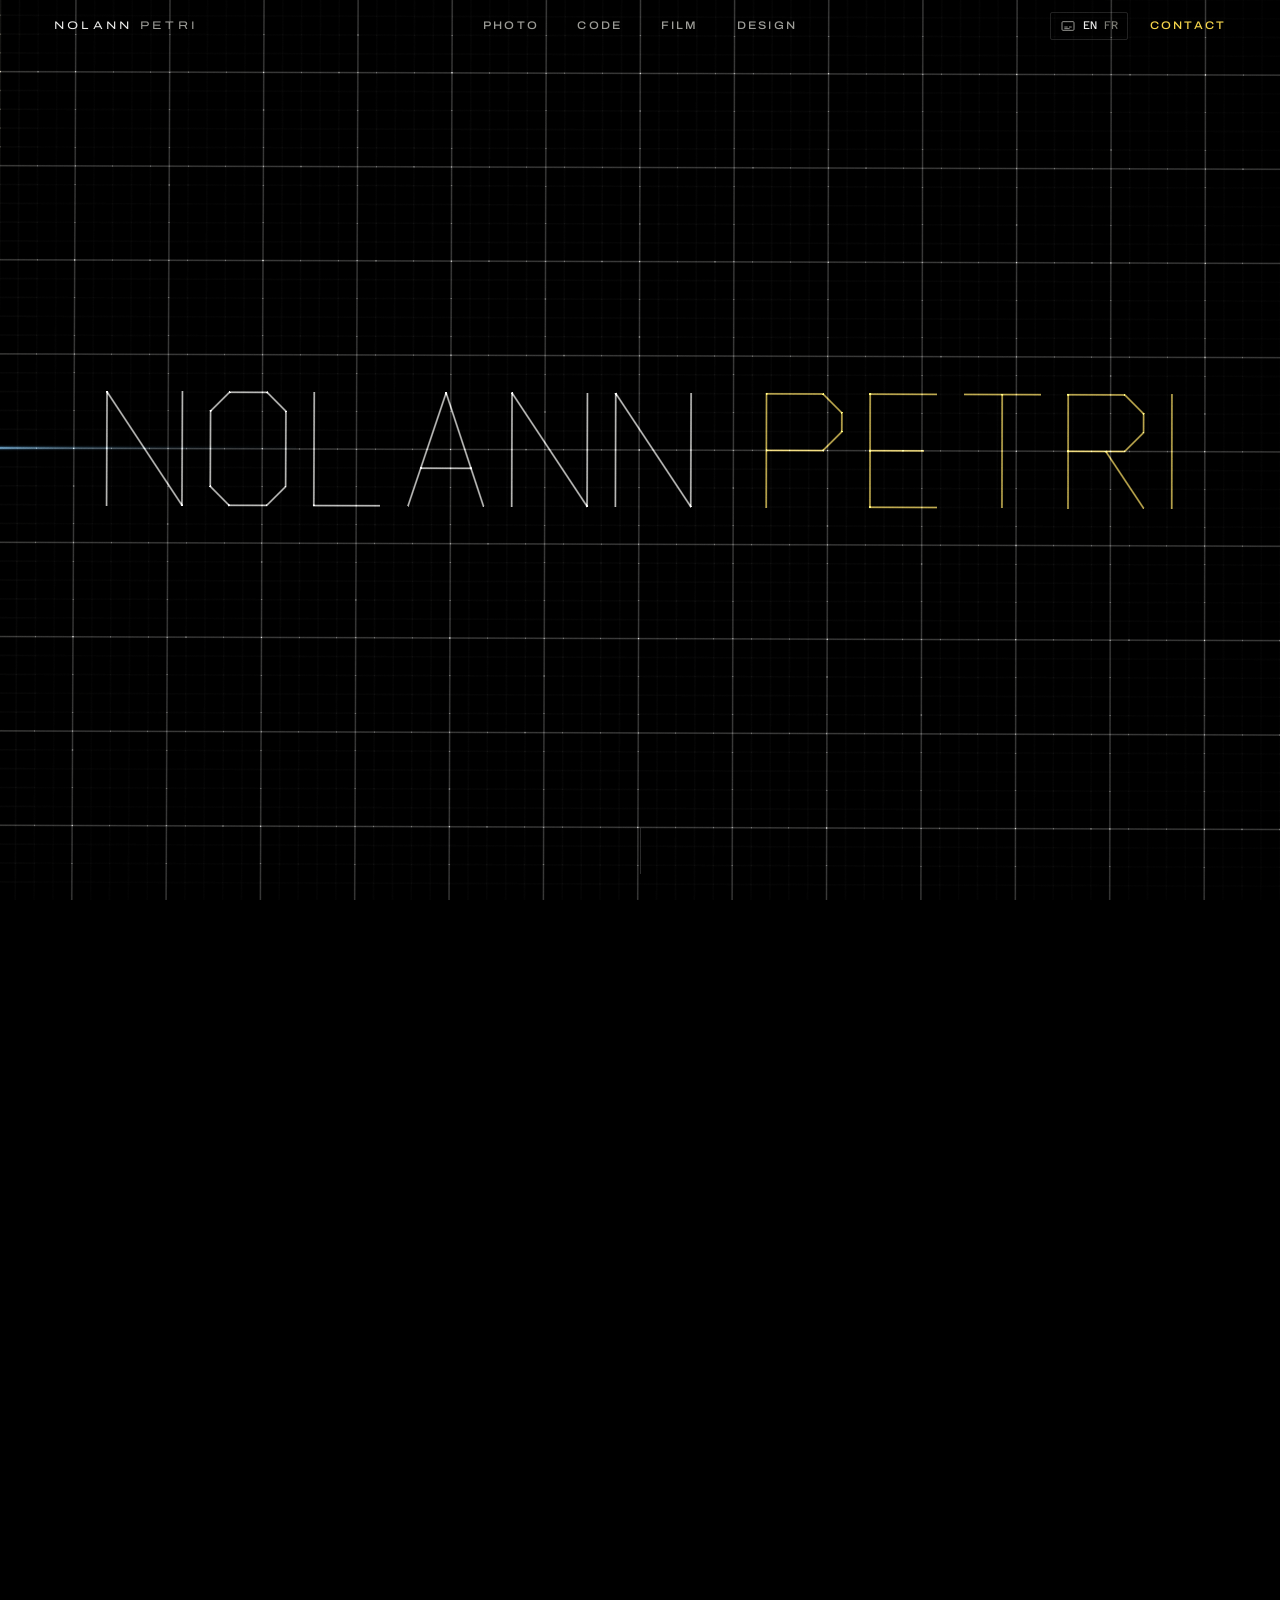
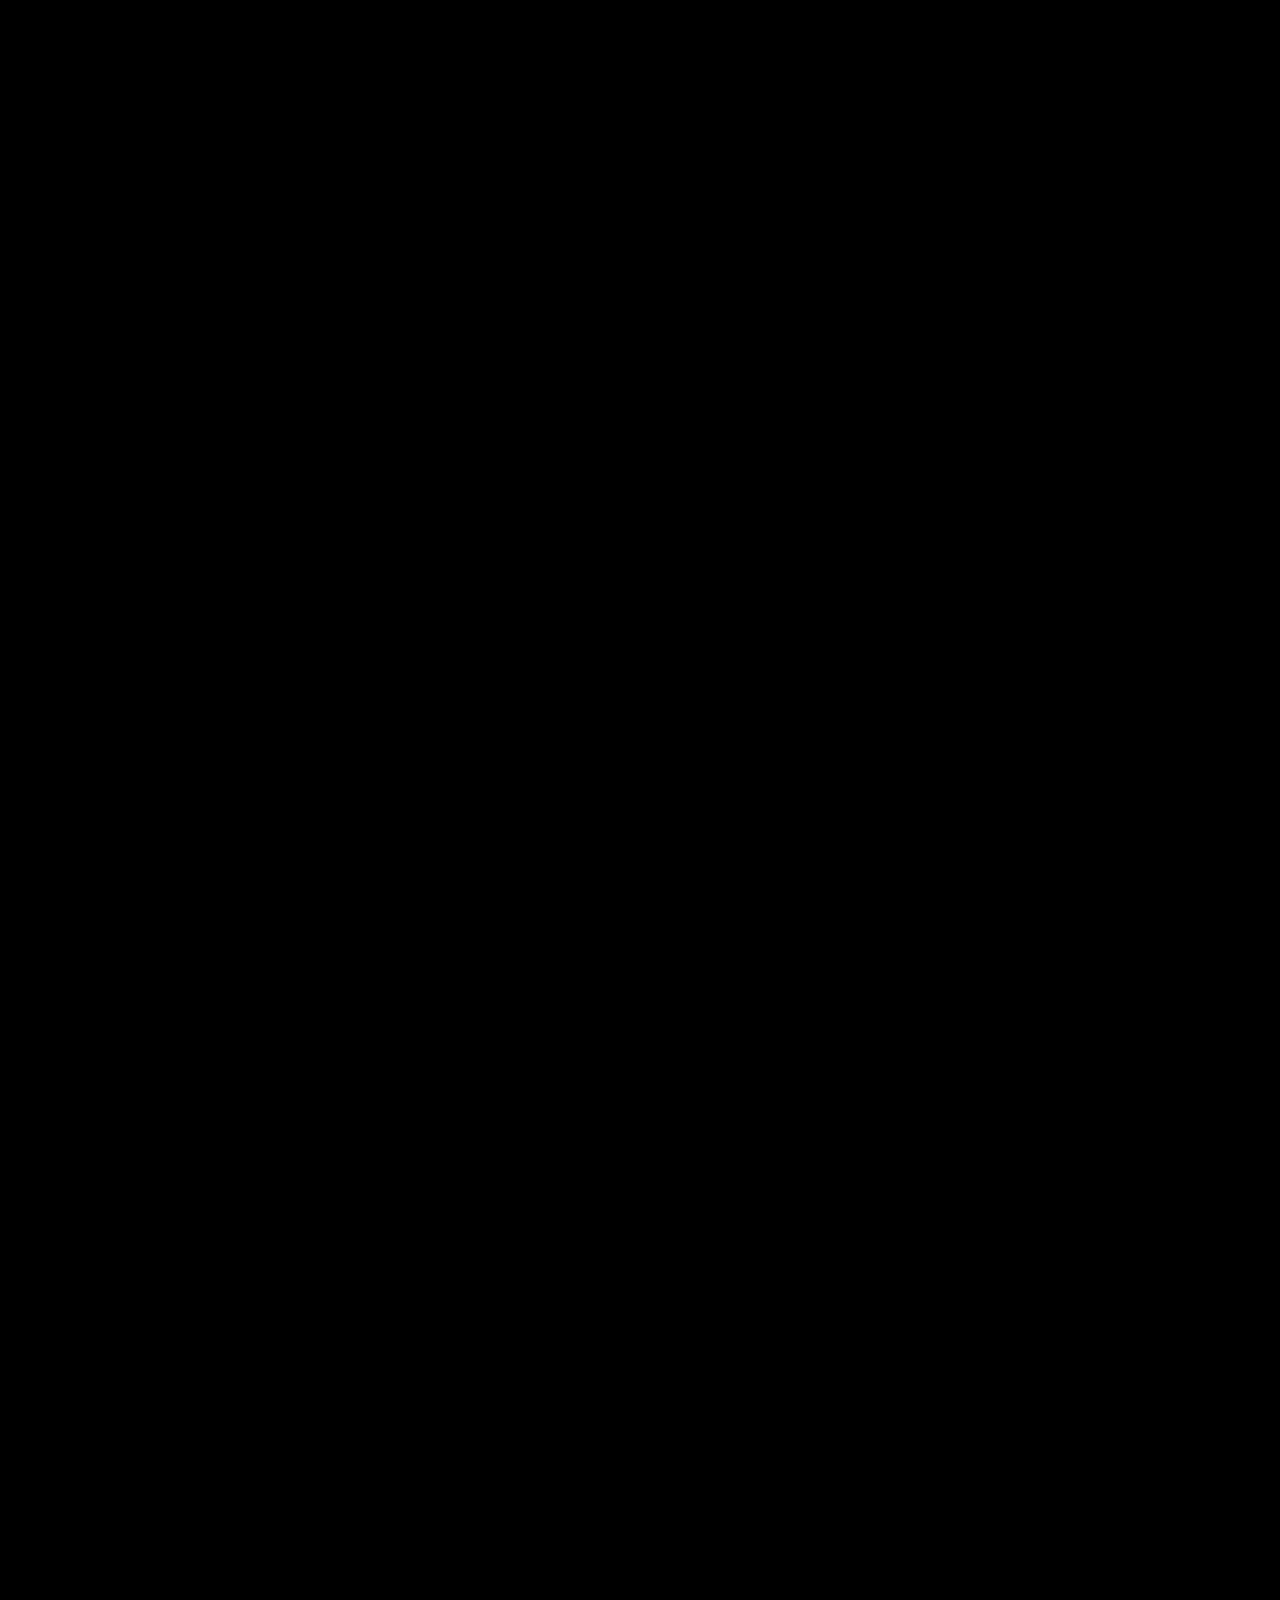
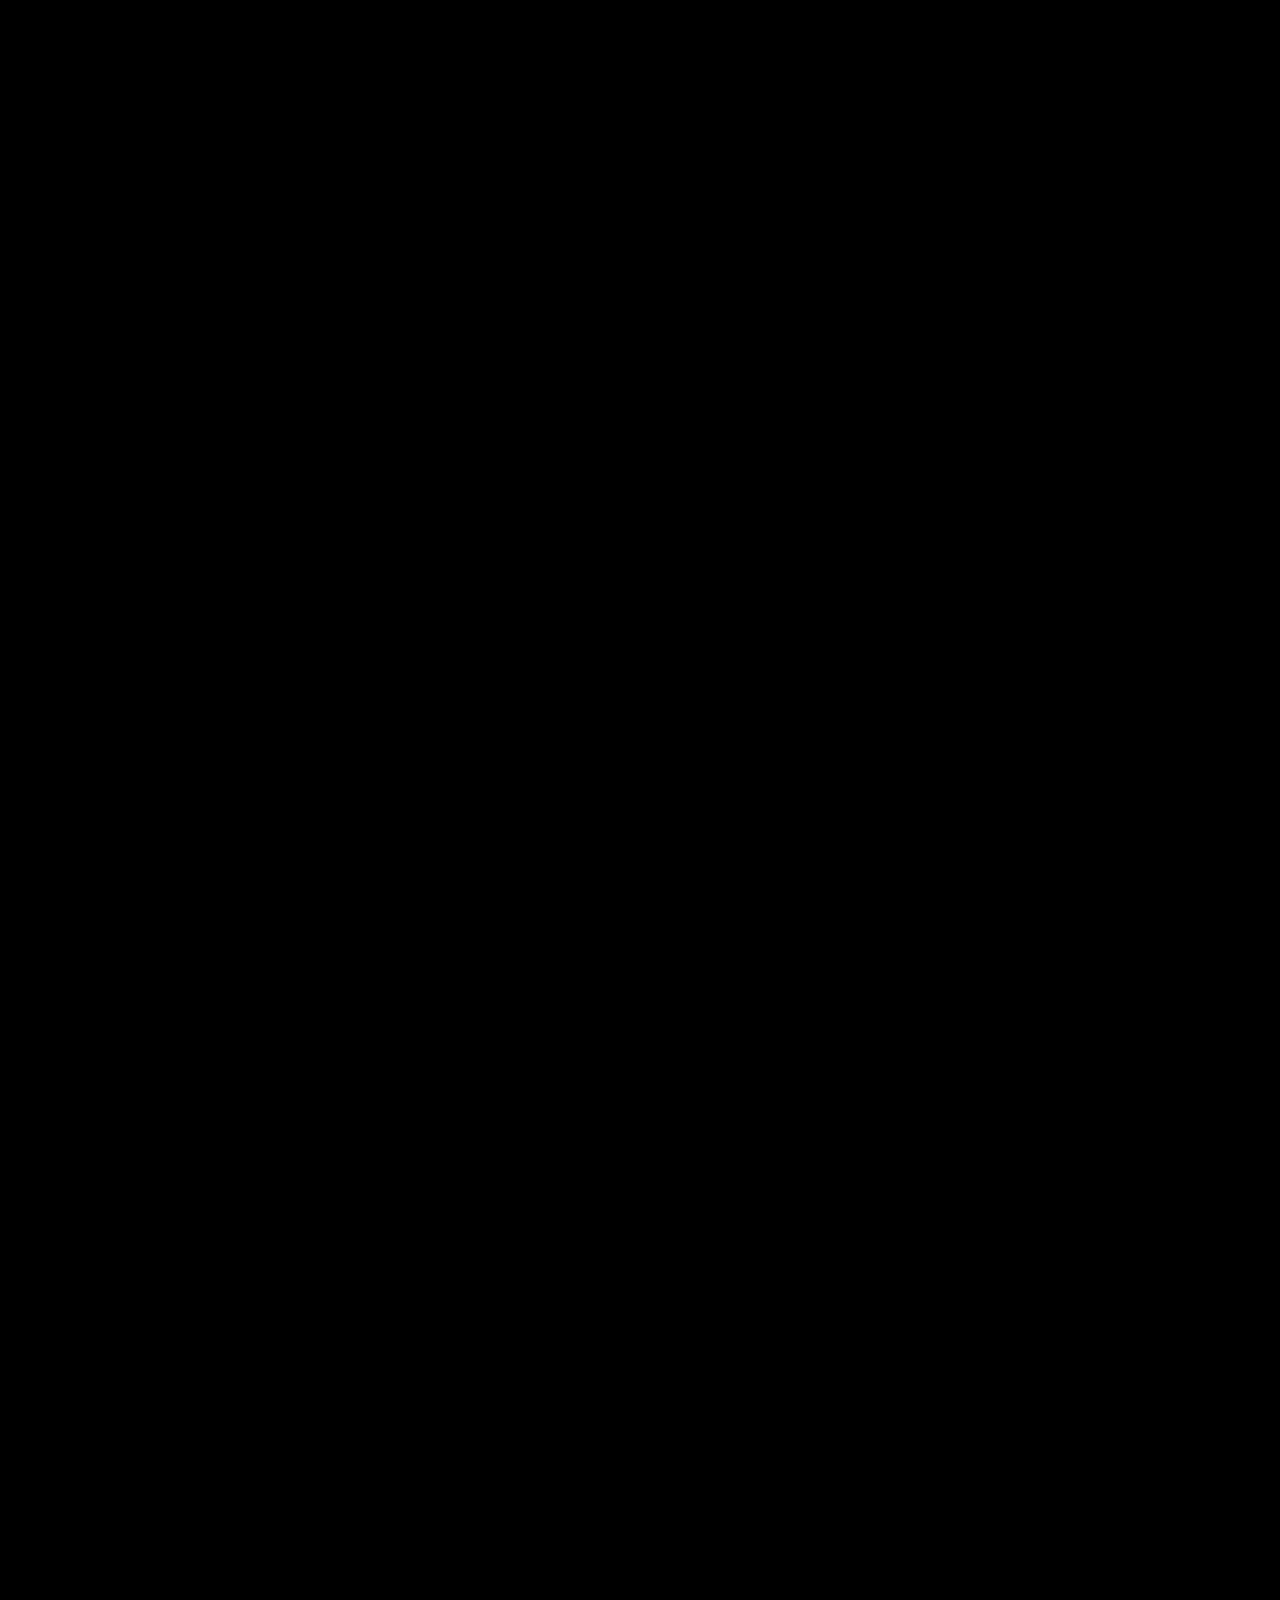
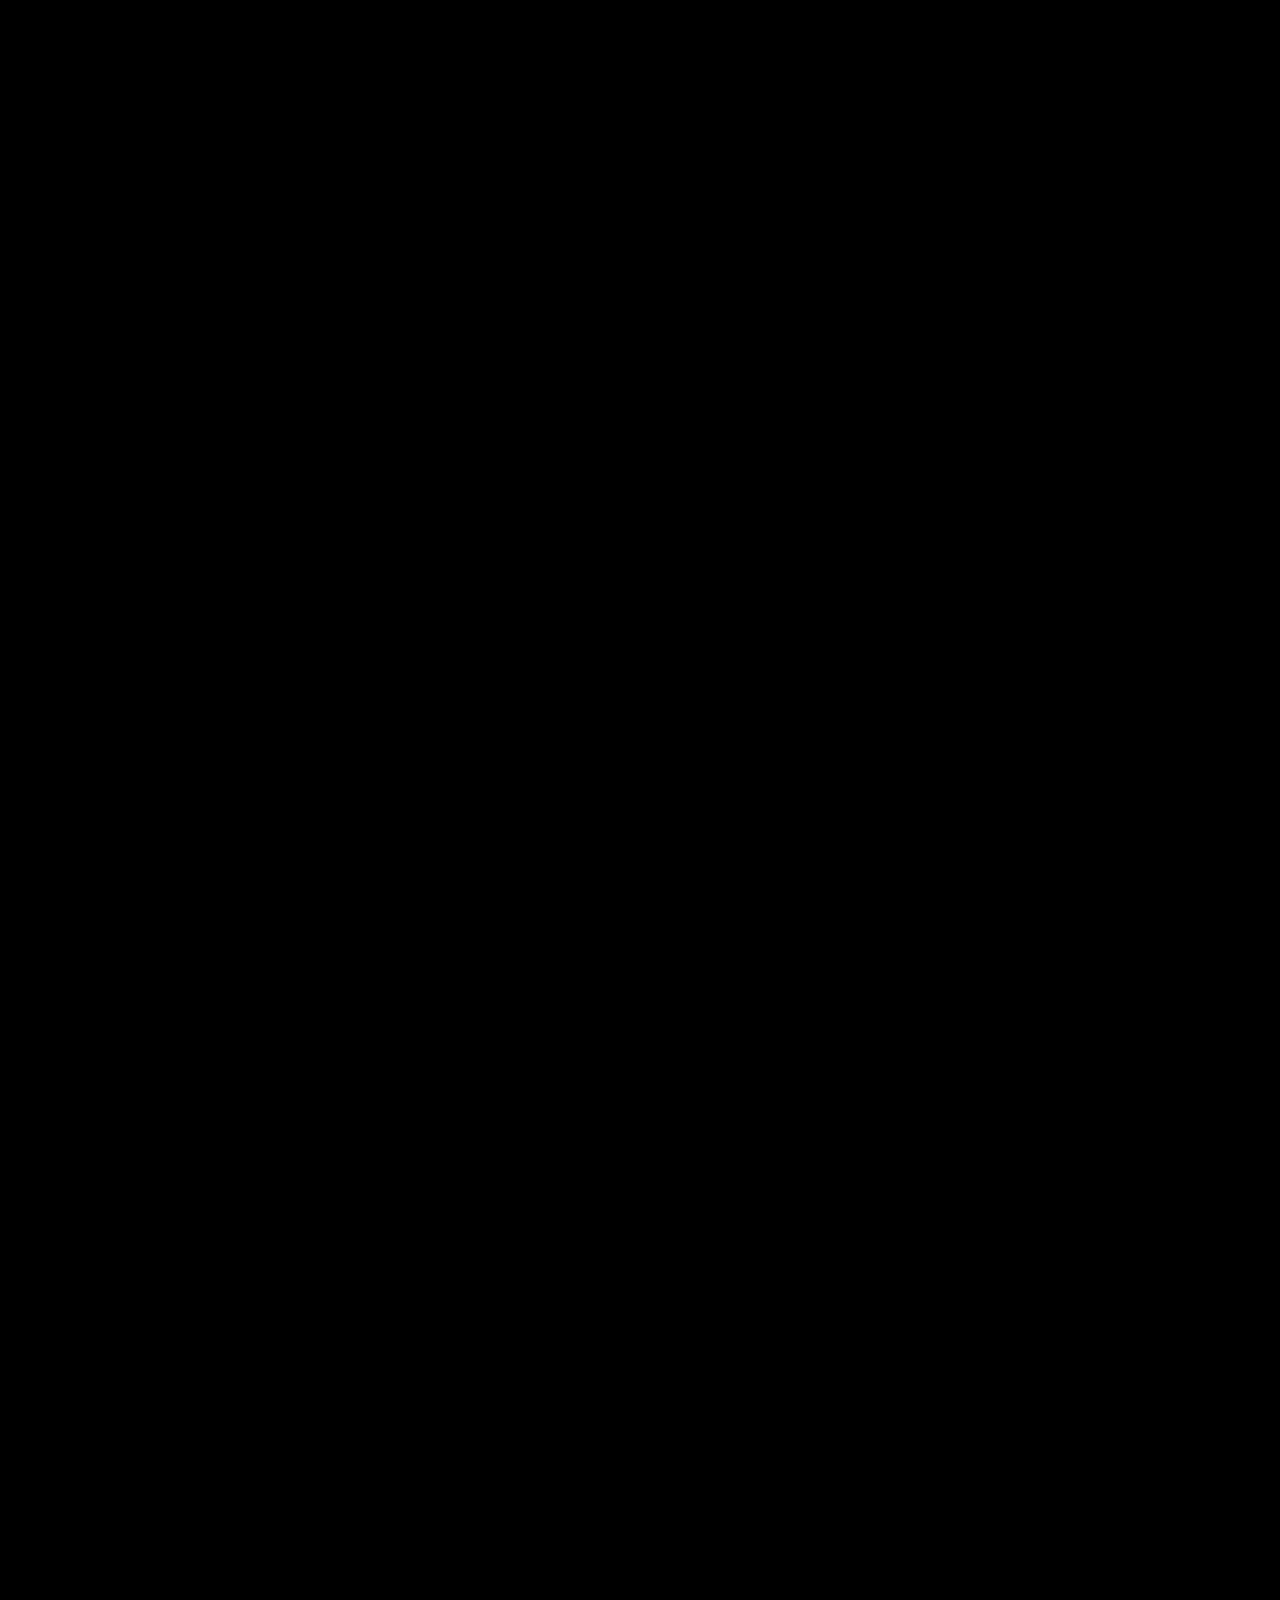
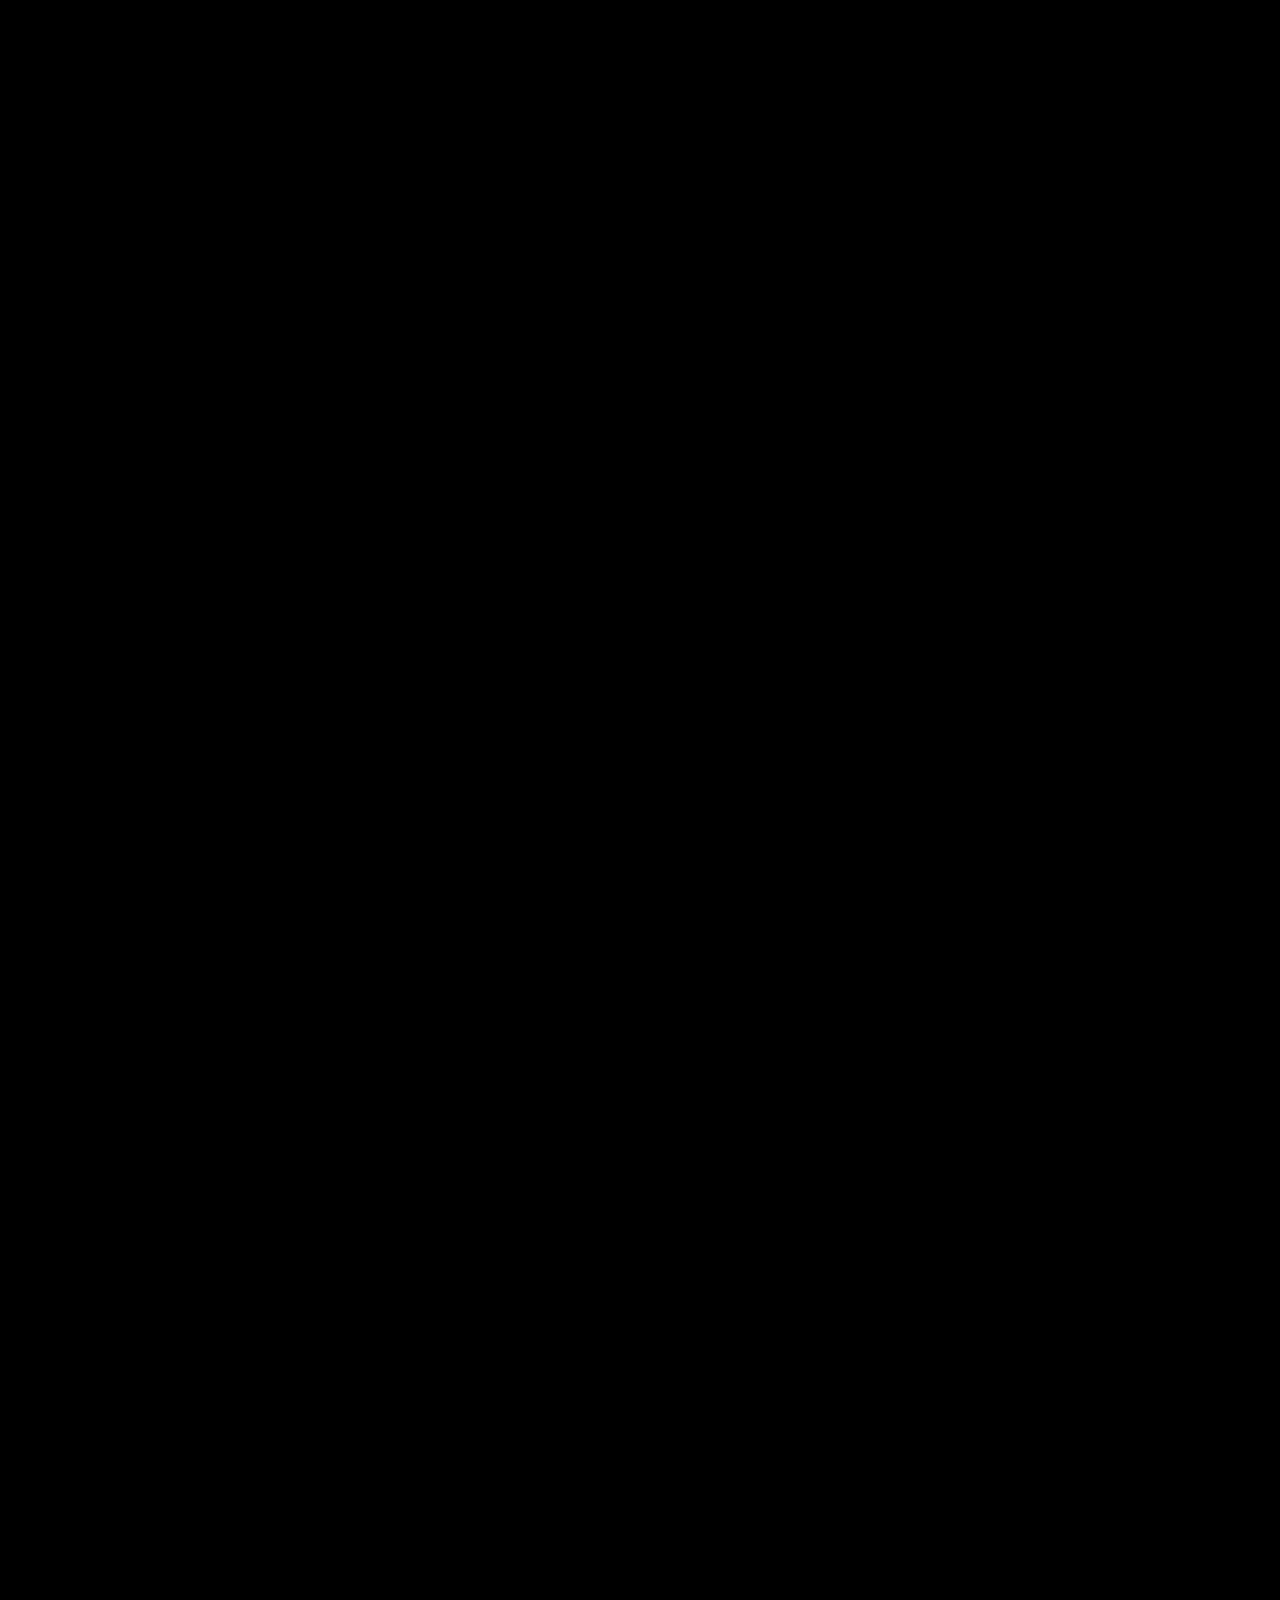
<file: index.html>
<!doctype html>
<html lang="en">
<meta charset="utf-8">
<meta name="viewport" content="width=device-width, initial-scale=1, viewport-fit=cover">
<title>Nolann Petri</title>
<meta name="description" content="Nolann Petri: code, photography, film and design. Founder of ORVECT, student at the Stockholm School of Economics.">
<meta name="theme-color" content="#000000">
<meta name="color-scheme" content="dark">
<meta property="og:title" content="Nolann Petri">
<meta property="og:description" content="Code, photo, film, design.">
<meta property="og:type" content="website">
<meta property="og:image" content="img/og.jpg">
<meta name="twitter:card" content="summary_large_image">
<link rel="icon" href="img/icon.svg" type="image/svg+xml">
<link rel="preconnect" href="https://fonts.googleapis.com">
<link rel="preconnect" href="https://fonts.gstatic.com" crossorigin>
<link rel="stylesheet" href="https://fonts.googleapis.com/css2?family=Archivo:wdth,wght@62..125,100..900&family=Azeret+Mono:wght@300..600&display=swap">
<link rel="stylesheet" href="style.css">
<script type="module" src="site.js"></script>
<script type="module" src="home.js"></script>

<body class="p-home">
<a class="skip" href="#reels-nav" data-fr="Aller à la navigation">Skip to navigation</a>

<header class="chrome">
  <a class="mark" href="index.html" aria-current="page"><span>Nolann</span> <span>Petri</span></a>
  <nav class="reels" id="reels-nav" aria-label="Reels">
    <a href="photo.html">Photo</a>
    <a href="code.html">Code</a>
    <a href="film.html">Film</a>
    <a href="design.html">Design</a>
  </nav>
  <div class="chrome-r">
    <button class="st" id="st" type="button" aria-label="Subtitles: switch to French" data-label-fr="Sous-titres : passer en anglais"><svg viewBox="0 0 24 24" aria-hidden="true"><rect x="3" y="5.5" width="18" height="13" rx="1.5"/><path d="M6.5 13.5h5M13.5 13.5h4M6.5 16h8"/></svg><span class="st-en">EN</span><span class="st-fr">FR</span></button>
    <a class="to-contact" href="contact.html">Contact</a>
  </div>
</header>

<main id="main">
  <h1 class="sr-only">Nolann Petri</h1>
  <!-- One grid, one front of light: scroll and it builds, then folds back. No words past the name. -->
  <section class="exp" id="exp" aria-label="Nolann Petri, drawn in lines" data-label-fr="Nolann Petri, dessiné en lignes">
    <div class="exp-stage">
      <canvas id="lines" aria-hidden="true"></canvas>
      <svg class="exp-fallback" viewBox="0 0 640 120" aria-hidden="true"><text x="320" y="72" text-anchor="middle">NOLANN PETRI</text></svg>
      <i class="exp-cue" aria-hidden="true"></i>
      <!-- the end of the film: where to go next -->
      <nav class="exp-menu" aria-label="Reels" data-label-fr="Bobines">
        <a href="photo.html">Photo</a>
        <a href="code.html">Code</a>
        <a href="film.html">Film</a>
        <a href="design.html">Design</a>
      </nav>
    </div>
  </section>
</main>
</body>
</html>
</file>
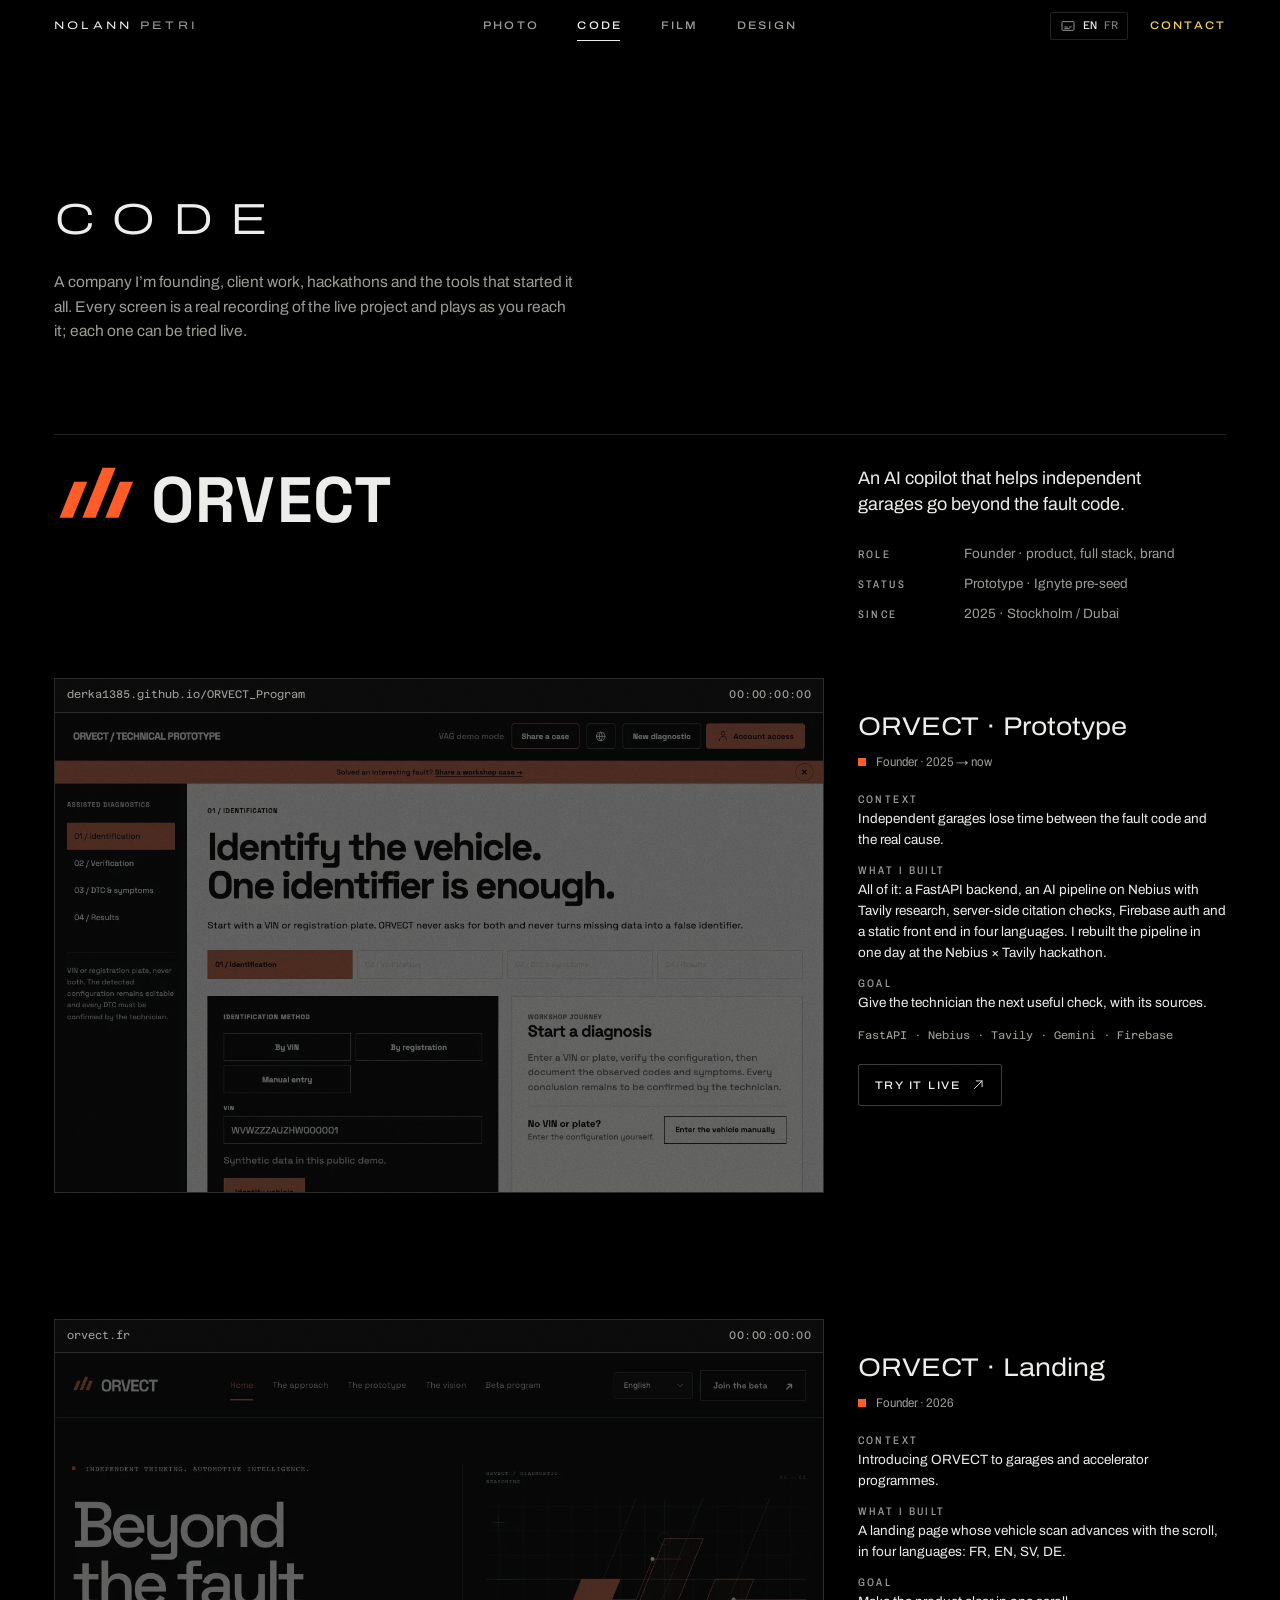
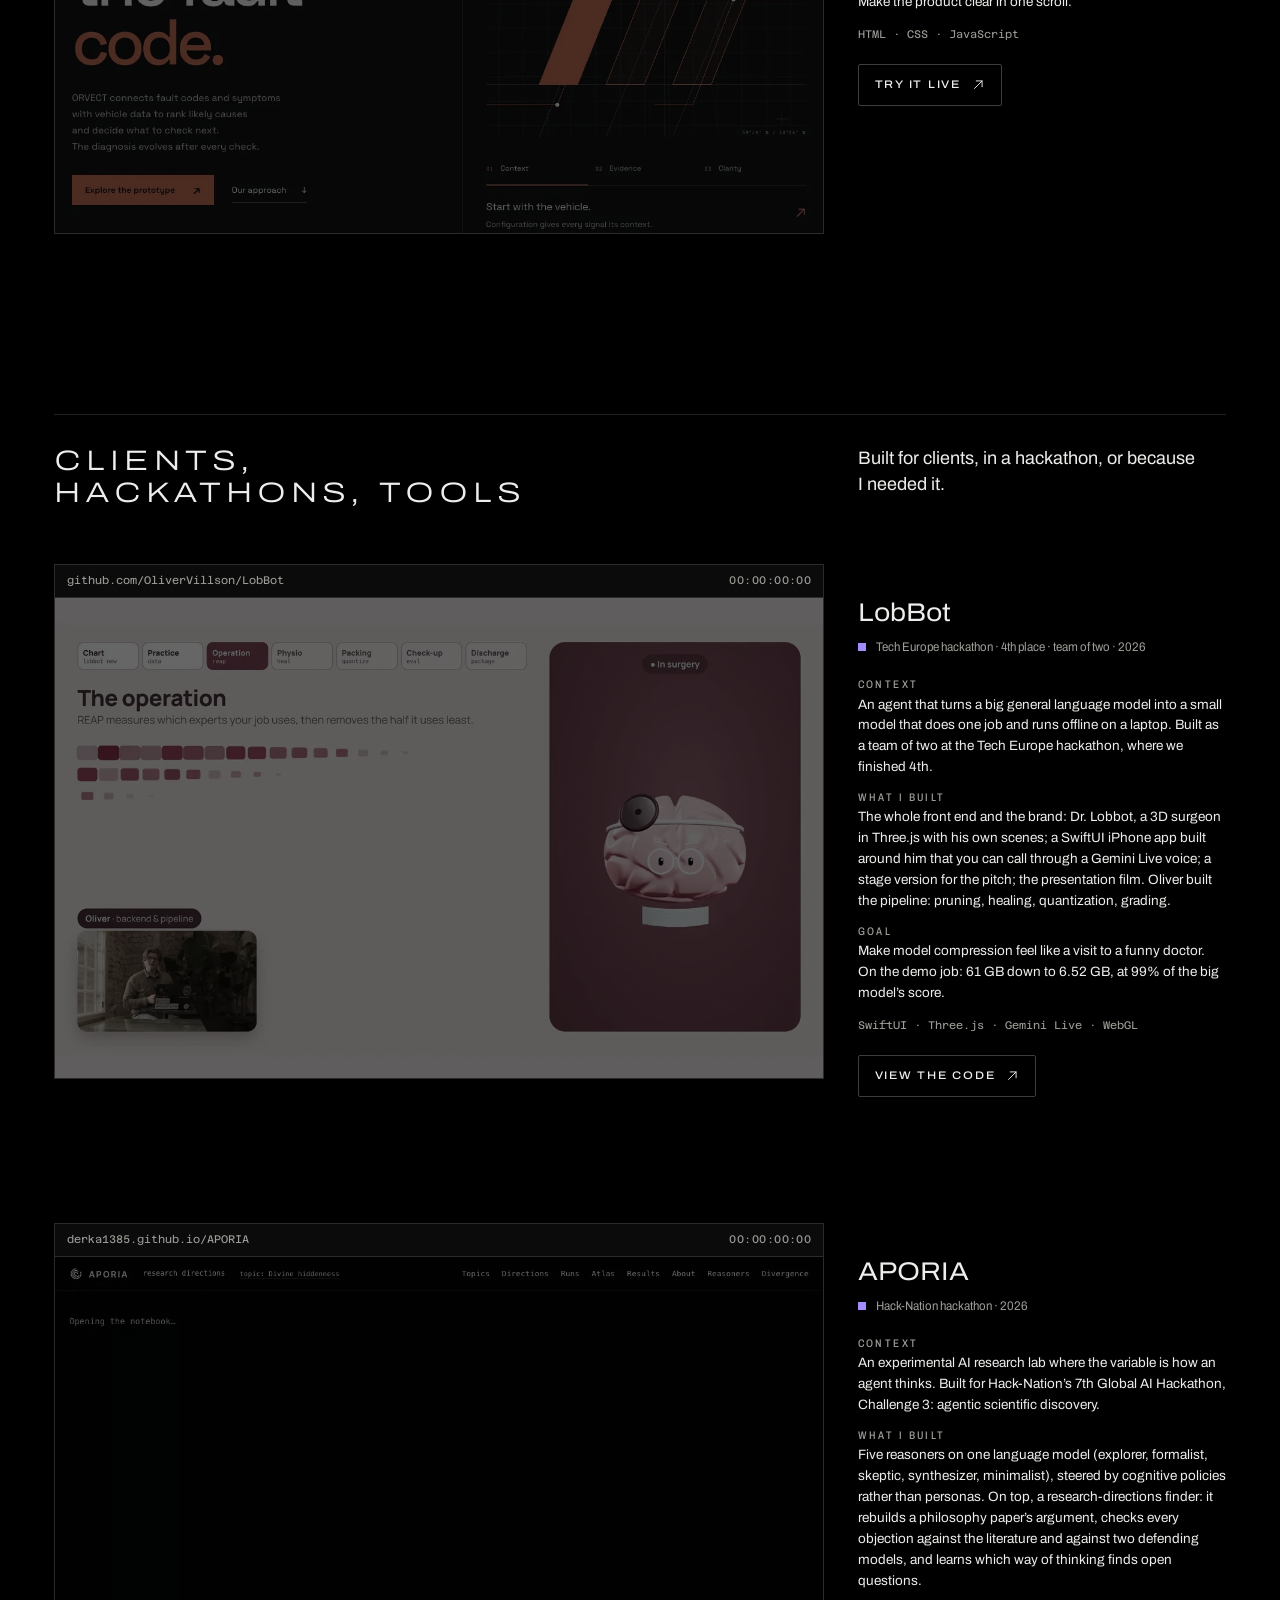
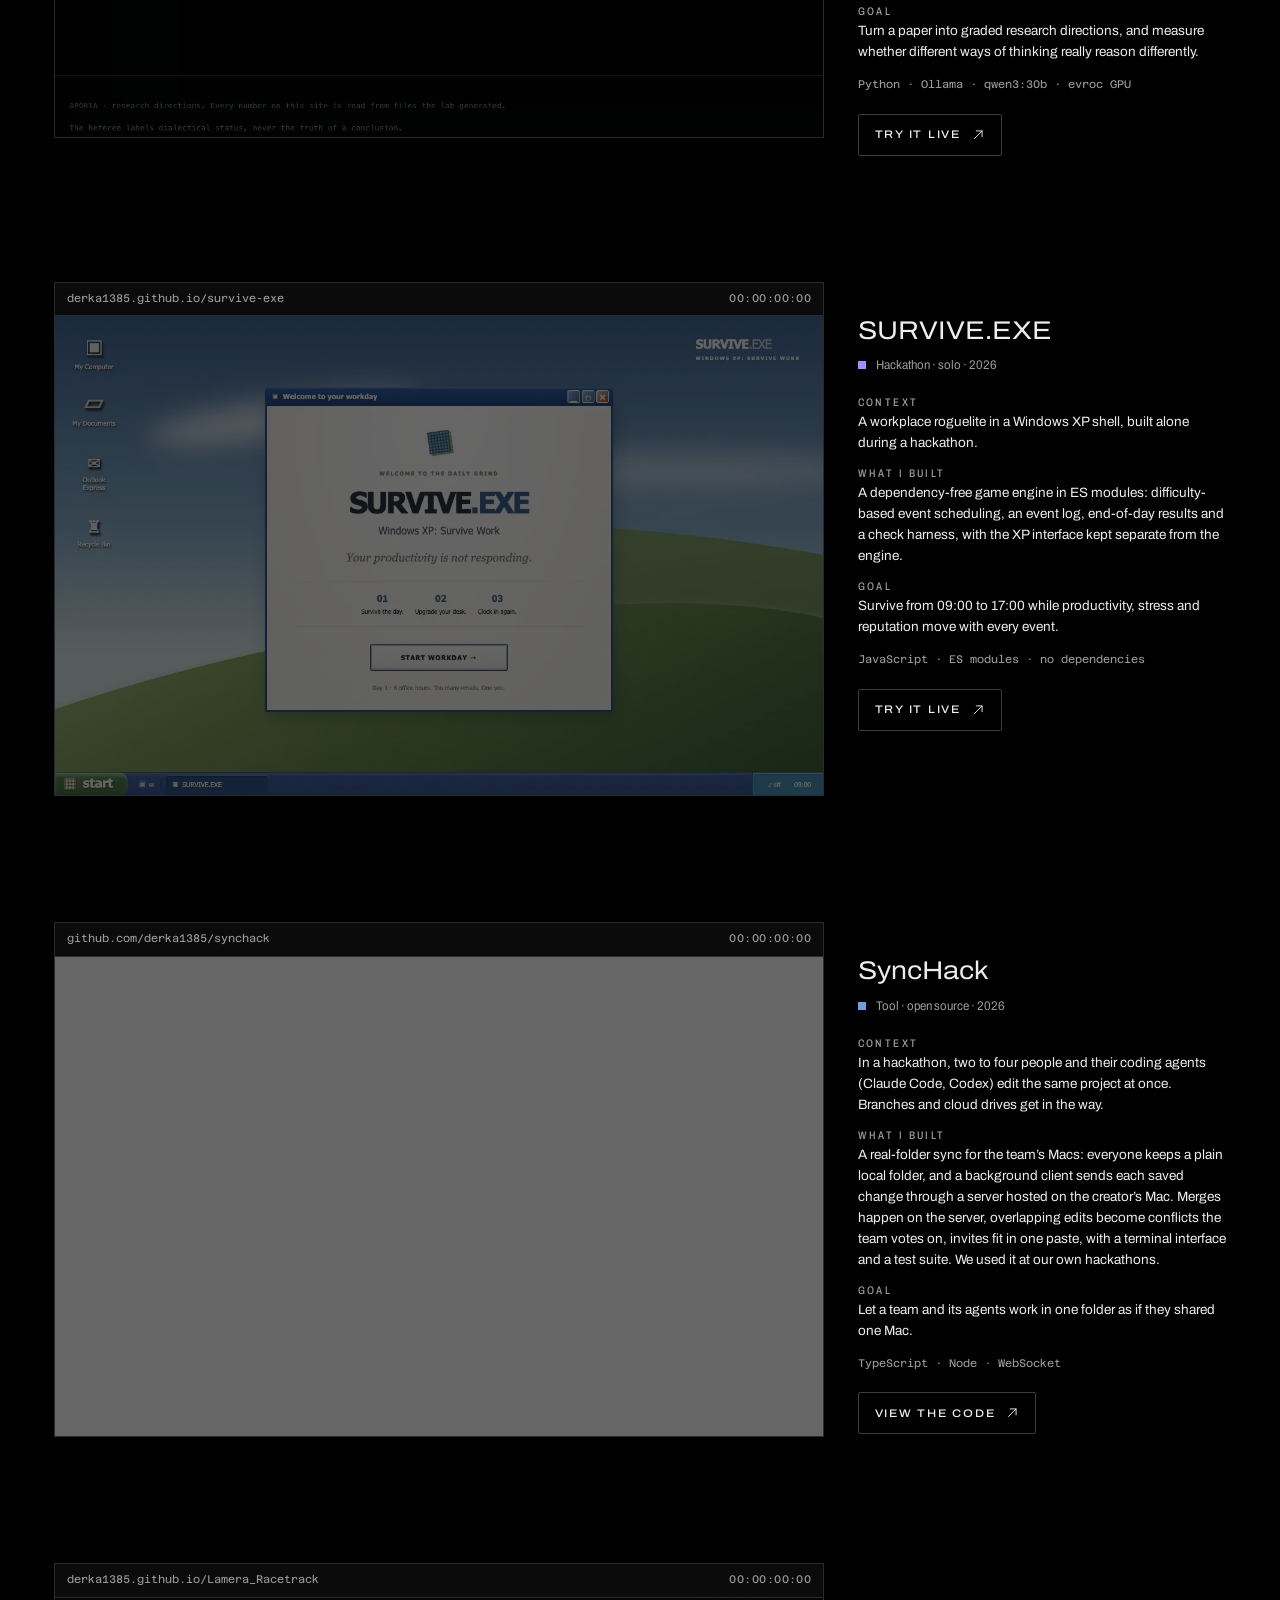
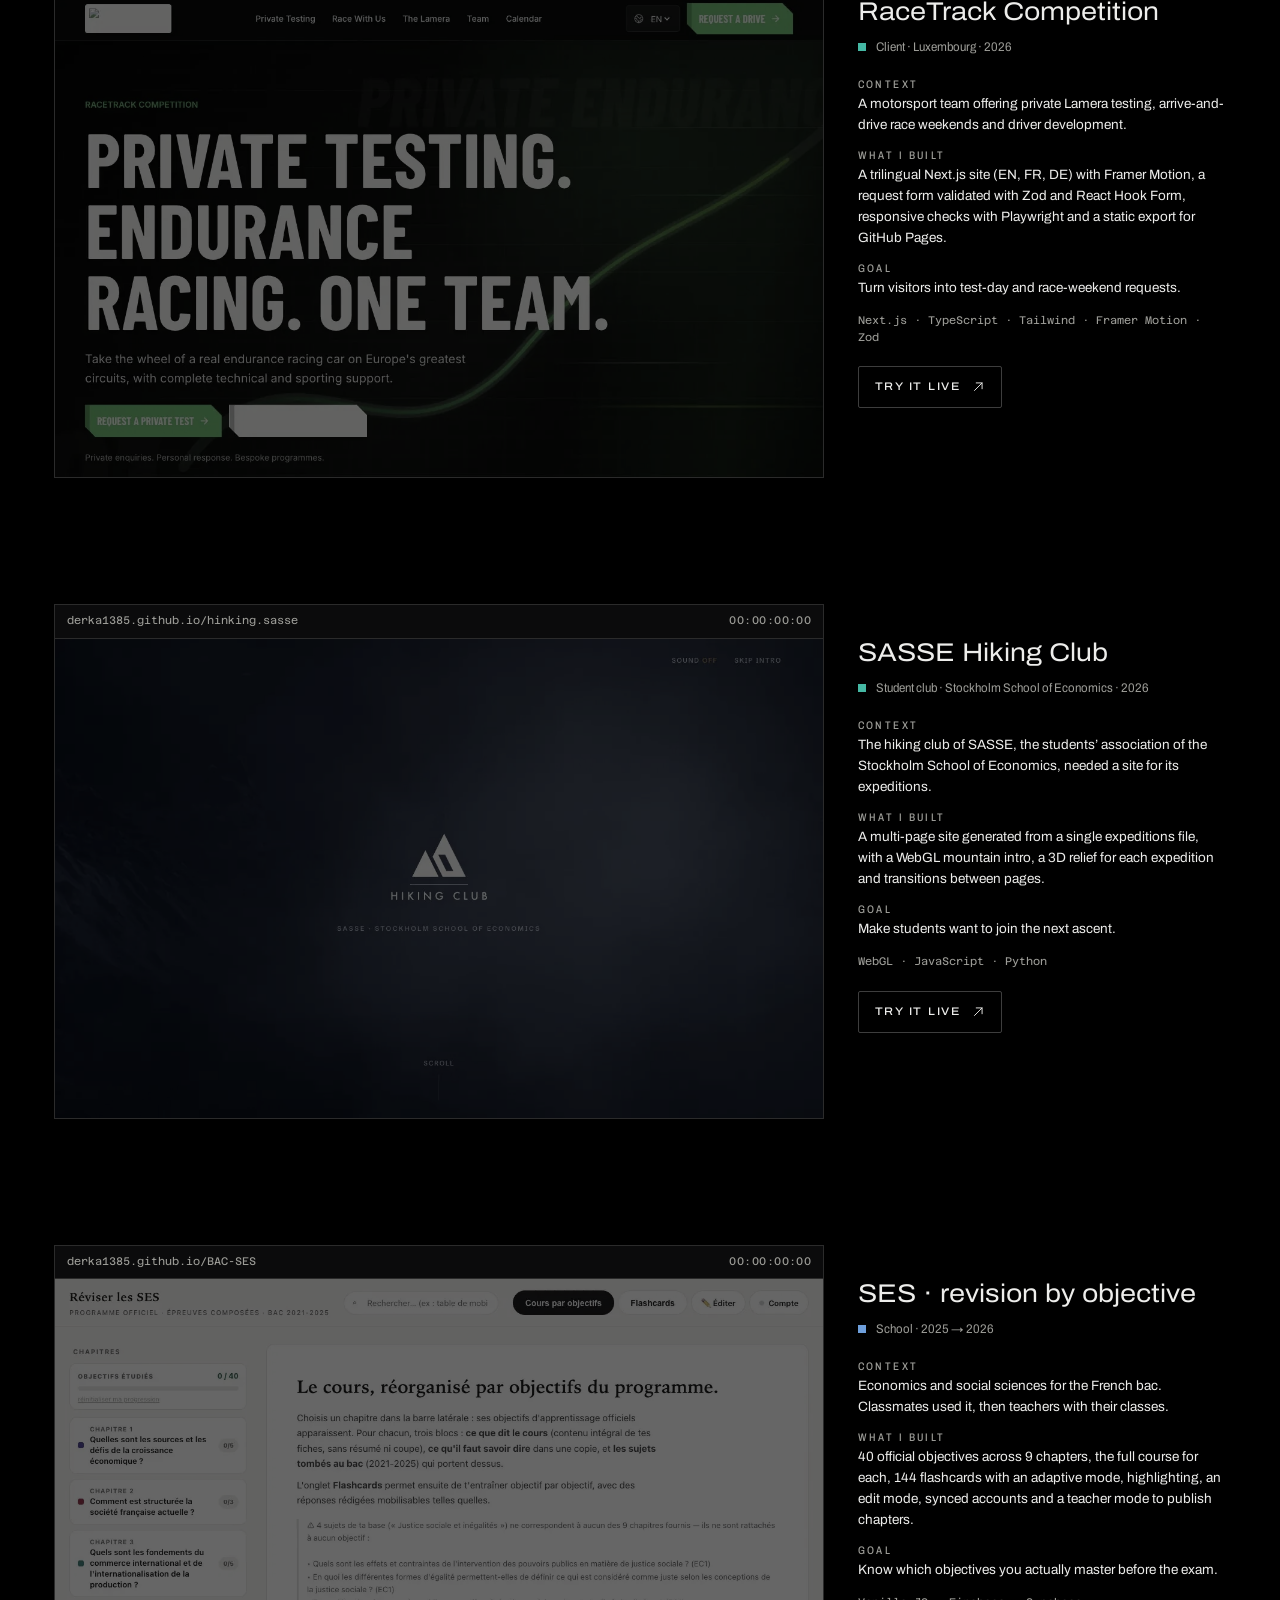
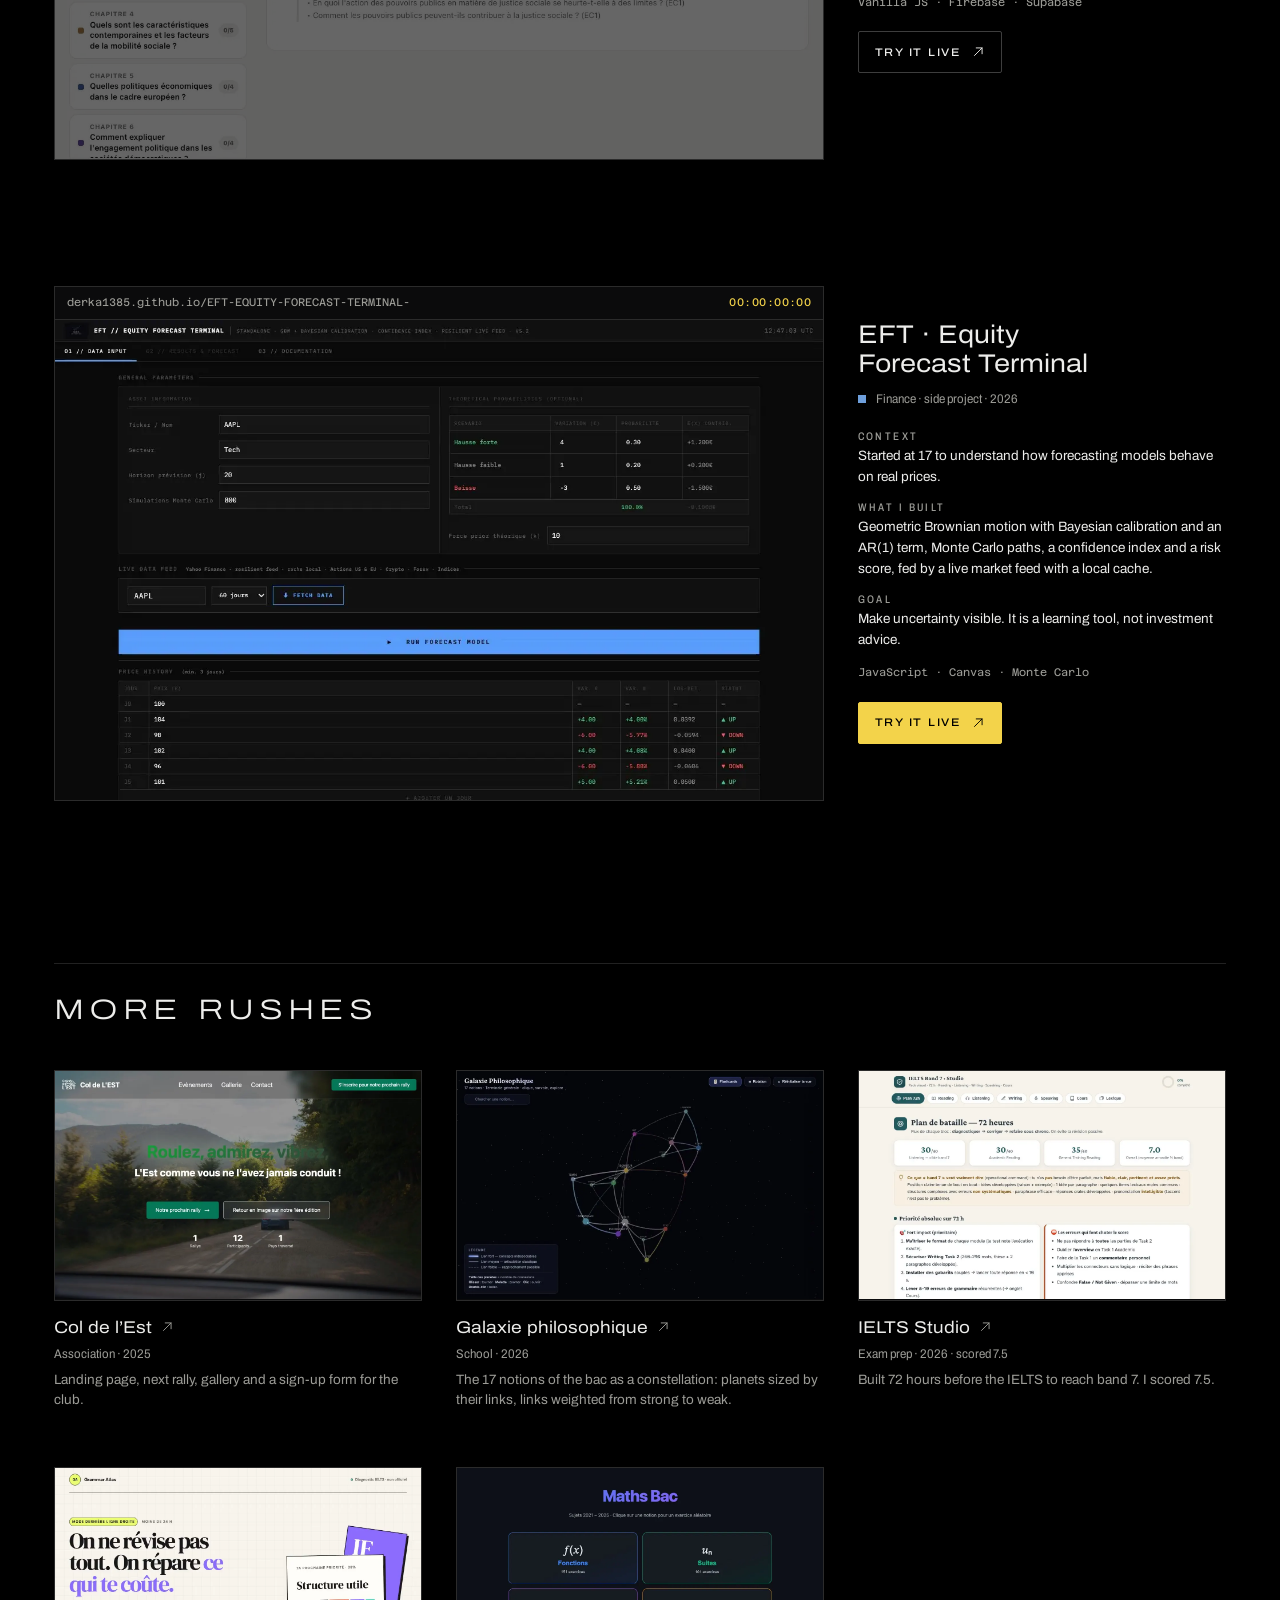
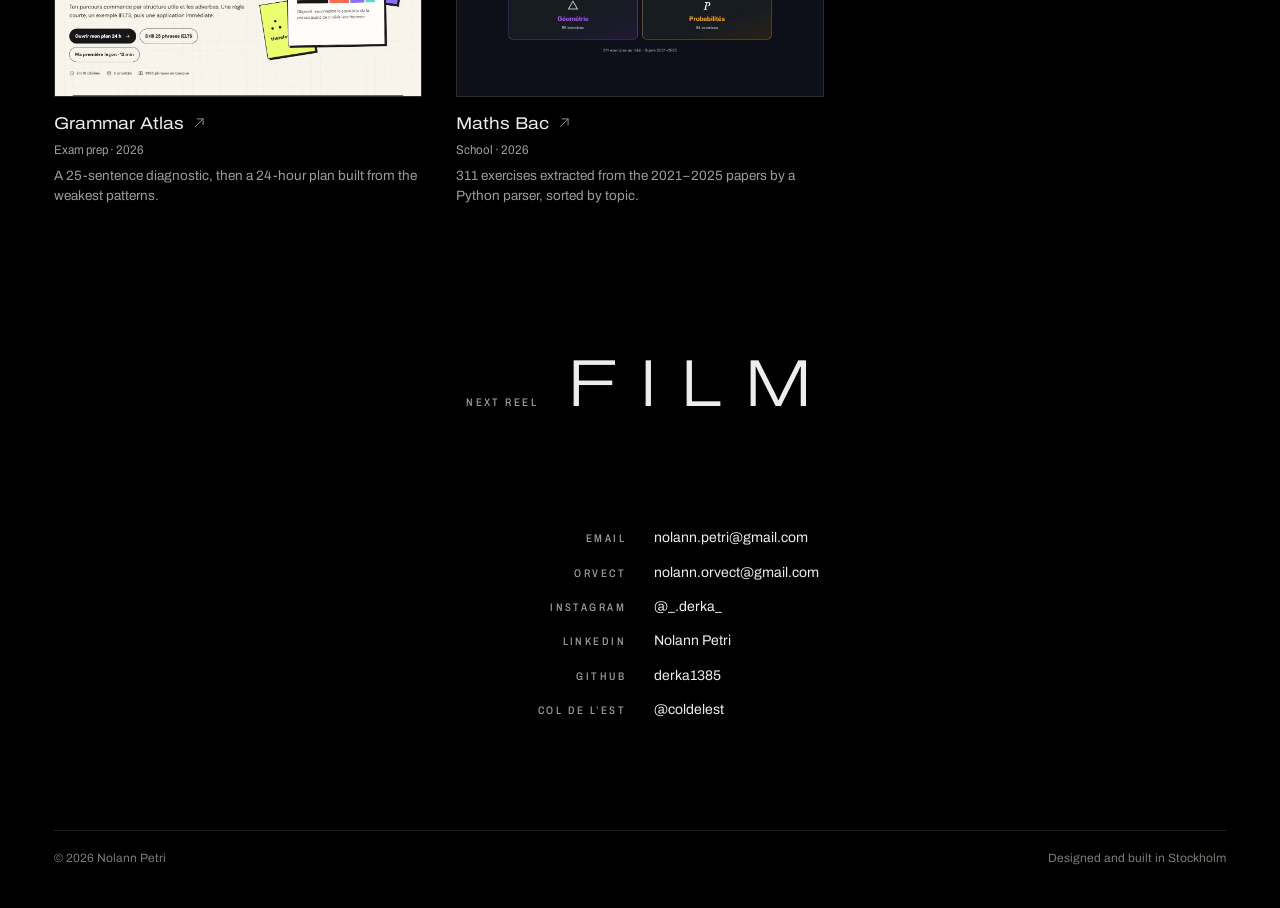
<file: code.html>
<!doctype html>
<html lang="en">
<meta charset="utf-8">
<meta name="viewport" content="width=device-width, initial-scale=1, viewport-fit=cover">
<title>Code · Nolann Petri</title>
<meta name="description" content="ORVECT, client sites, hackathons and study tools by Nolann Petri, each with a real screen recording and a live version to try.">
<meta name="theme-color" content="#000000">
<meta name="color-scheme" content="dark">
<meta property="og:title" content="Code · Nolann Petri">
<meta property="og:image" content="img/og.jpg">
<link rel="icon" href="img/icon.svg" type="image/svg+xml">
<link rel="preconnect" href="https://fonts.googleapis.com">
<link rel="preconnect" href="https://fonts.gstatic.com" crossorigin>
<link rel="stylesheet" href="https://fonts.googleapis.com/css2?family=Archivo:wdth,wght@62..125,100..900&family=Azeret+Mono:wght@300..600&family=Space+Grotesk:wght@500;700&display=swap">
<link rel="stylesheet" href="style.css">
<script type="module" src="site.js"></script>
<script type="module" src="code.js"></script>

<body class="p-code">
<a class="skip" href="#main" data-fr="Aller au contenu">Skip to content</a>

<header class="chrome">
  <a class="mark" href="index.html"><span>Nolann</span> <span>Petri</span></a>
  <nav class="reels" aria-label="Reels">
    <a href="photo.html">Photo</a>
    <a href="code.html" aria-current="page">Code</a>
    <a href="film.html">Film</a>
    <a href="design.html">Design</a>
  </nav>
  <div class="chrome-r">
    <button class="st" id="st" type="button" aria-label="Subtitles: switch to French" data-label-fr="Sous-titres : passer en anglais"><svg viewBox="0 0 24 24" aria-hidden="true"><rect x="3" y="5.5" width="18" height="13" rx="1.5"/><path d="M6.5 13.5h5M13.5 13.5h4M6.5 16h8"/></svg><span class="st-en">EN</span><span class="st-fr">FR</span></button>
    <a class="to-contact" href="contact.html">Contact</a>
  </div>
</header>

<main id="main">
  <header class="card wrap">
    <h1 class="card-h1">Code</h1>
    <p class="card-lead" data-fr="Une entreprise que je fonde, du travail client, des hackathons et les outils par lesquels tout a commencé. Chaque écran est un vrai enregistrement du projet en ligne, qui se lance quand vous arrivez dessus ; chacun se teste en direct.">A company I’m founding, client work, hackathons and the tools that started it all. Every screen is a real recording of the live project and plays as you reach it; each one can be tried live.</p>
  </header>

  <!-- The rushes: the project in the middle of the screen plays, the others wait on their frame -->
  <section class="rushes wrap" id="rushes" aria-label="Projects" data-label-fr="Projets">

    <header class="chap chap-orvect" id="orvect">
      <h2 class="orvect-logo" aria-label="ORVECT"><svg viewBox="0 0 120 100" aria-hidden="true"><path d="M8 76 29 24h19L27 76Z M41 76 70 4h19L60 76Z M74 76 95 24h19L93 76Z"/></svg><span aria-hidden="true">ORVECT</span></h2>
      <div class="chap-body">
        <p class="chap-line" data-fr="Un copilote IA qui aide les garages indépendants à aller au-delà du code défaut.">An AI copilot that helps independent garages go beyond the fault code.</p>
        <dl class="credit-list tight">
          <div><dt data-fr="Rôle">Role</dt><dd data-fr="Fondateur · produit, full stack, marque">Founder · product, full stack, brand</dd></div>
          <div><dt data-fr="Statut">Status</dt><dd data-fr="Prototype · pre-seed Ignyte">Prototype · Ignyte pre-seed</dd></div>
          <div><dt data-fr="Depuis">Since</dt><dd data-fr="2025 · Stockholm / Dubaï">2025 · Stockholm / Dubai</dd></div>
        </dl>
      </div>
    </header>

    <article class="rush" id="p-orvect-app" data-track="company" data-url="https://derka1385.github.io/ORVECT_Program/">
      <div class="rush-mon" aria-hidden="true">
        <p class="mon-bar"><span class="mon-url">derka1385.github.io/ORVECT_Program</span><span class="tc">00:00:00:00</span></p>
        <div class="mon-screen"><video muted loop playsinline preload="none" poster="img/v-orvect-program.webp" data-src="vid/orvect-program.mp4"></video></div>
      </div>
      <div class="rush-copy">
        <h3>ORVECT · <span data-fr="Prototype">Prototype</span></h3>
        <p class="meta"><i></i><span data-fr="Fondateur · 2025 → aujourd’hui">Founder · 2025 → now</span></p>
        <dl class="facts">
          <div><dt data-fr="Contexte">Context</dt><dd data-fr="Les garages indépendants perdent du temps entre le code défaut et la vraie cause.">Independent garages lose time between the fault code and the real cause.</dd></div>
          <div><dt data-fr="Ce que j’ai fait">What I built</dt><dd data-fr="Tout : backend FastAPI, pipeline IA sur Nebius avec recherche Tavily, contrôles des citations côté serveur, authentification Firebase, front statique en quatre langues. J’ai reconstruit le pipeline en une journée au hackathon Nebius × Tavily.">All of it: a FastAPI backend, an AI pipeline on Nebius with Tavily research, server-side citation checks, Firebase auth and a static front end in four languages. I rebuilt the pipeline in one day at the Nebius × Tavily hackathon.</dd></div>
          <div><dt data-fr="But">Goal</dt><dd data-fr="Donner au technicien le prochain contrôle utile, avec ses sources.">Give the technician the next useful check, with its sources.</dd></div>
        </dl>
        <p class="stack">FastAPI · Nebius · Tavily · Gemini · Firebase</p>
        <p class="actions"><a class="btn live" href="https://derka1385.github.io/ORVECT_Program/" target="_blank" rel="noopener"><span data-fr="Tester en direct">Try it live</span><svg class="ico" viewBox="0 0 24 24" aria-hidden="true"><path d="M9 5h10v10M19 5 6 18"/></svg></a></p>
      </div>
    </article>

    <article class="rush" id="p-orvect-landing" data-track="company" data-url="https://orvect.fr/">
      <div class="rush-mon" aria-hidden="true">
        <p class="mon-bar"><span class="mon-url">orvect.fr</span><span class="tc">00:00:00:00</span></p>
        <div class="mon-screen"><video muted loop playsinline preload="none" poster="img/v-orvect-landing.webp" data-src="vid/orvect-landing.mp4"></video></div>
      </div>
      <div class="rush-copy">
        <h3>ORVECT · Landing</h3>
        <p class="meta"><i></i><span data-fr="Fondateur · 2026">Founder · 2026</span></p>
        <dl class="facts">
          <div><dt data-fr="Contexte">Context</dt><dd data-fr="Présenter ORVECT aux garages et aux programmes d’accélération.">Introducing ORVECT to garages and accelerator programmes.</dd></div>
          <div><dt data-fr="Ce que j’ai fait">What I built</dt><dd data-fr="Une landing page dont le scan de véhicule avance avec le scroll, en quatre langues : FR, EN, SV, DE.">A landing page whose vehicle scan advances with the scroll, in four languages: FR, EN, SV, DE.</dd></div>
          <div><dt data-fr="But">Goal</dt><dd data-fr="Faire comprendre le produit en un défilement.">Make the product clear in one scroll.</dd></div>
        </dl>
        <p class="stack">HTML · CSS · JavaScript</p>
        <p class="actions"><a class="btn live" href="https://orvect.fr/" target="_blank" rel="noopener"><span data-fr="Tester en direct">Try it live</span><svg class="ico" viewBox="0 0 24 24" aria-hidden="true"><path d="M9 5h10v10M19 5 6 18"/></svg></a></p>
      </div>
    </article>

    <header class="chap" id="work">
      <h2 class="chap-h" data-fr="Clients, hackathons, outils">Clients, hackathons, tools</h2>
      <div class="chap-body">
        <p class="chap-line" data-fr="Pour des clients, en hackathon, ou parce que j’en avais besoin.">Built for clients, in a hackathon, or because I needed it.</p>
      </div>
    </header>

    <article class="rush" id="p-lobbot" data-track="hack" data-url="https://github.com/OliverVillson/LobBot">
      <div class="rush-mon" aria-hidden="true">
        <p class="mon-bar"><span class="mon-url">github.com/OliverVillson/LobBot</span><span class="tc">00:00:00:00</span></p>
        <div class="mon-screen"><video muted loop playsinline preload="none" poster="img/v-lobbot.webp" data-src="vid/lobbot.mp4"></video></div>
      </div>
      <div class="rush-copy">
        <h3>LobBot</h3>
        <p class="meta"><i></i><span data-fr="Hackathon Tech Europe · 4e place · en duo · 2026">Tech Europe hackathon · 4th place · team of two · 2026</span></p>
        <dl class="facts">
          <div><dt data-fr="Contexte">Context</dt><dd data-fr="Un agent qui transforme un grand modèle de langage généraliste en petit modèle qui ne fait qu’une tâche et tourne hors ligne sur un ordinateur portable. Construit en duo au hackathon Tech Europe, où nous avons fini 4e.">An agent that turns a big general language model into a small model that does one job and runs offline on a laptop. Built as a team of two at the Tech Europe hackathon, where we finished 4th.</dd></div>
          <div><dt data-fr="Ce que j’ai fait">What I built</dt><dd data-fr="Tout le front et la marque : Dr. Lobbot, un chirurgien 3D en Three.js avec ses propres scènes ; une app iPhone en SwiftUI construite autour de lui, qu’on peut appeler grâce à une voix Gemini Live ; une version scène pour le pitch ; le film de présentation. Oliver a construit le pipeline : élagage, réentraînement, quantification, évaluation.">The whole front end and the brand: Dr. Lobbot, a 3D surgeon in Three.js with his own scenes; a SwiftUI iPhone app built around him that you can call through a Gemini Live voice; a stage version for the pitch; the presentation film. Oliver built the pipeline: pruning, healing, quantization, grading.</dd></div>
          <div><dt data-fr="But">Goal</dt><dd data-fr="Faire de la compression de modèles une visite chez un docteur drôle. Sur la démo : 61 Go ramenés à 6,52 Go, avec 99 % du score du grand modèle.">Make model compression feel like a visit to a funny doctor. On the demo job: 61 GB down to 6.52 GB, at 99% of the big model’s score.</dd></div>
        </dl>
        <p class="stack">SwiftUI · Three.js · Gemini Live · WebGL</p>
        <p class="actions"><a class="btn live" href="https://github.com/OliverVillson/LobBot" target="_blank" rel="noopener"><span data-fr="Voir le code">View the code</span><svg class="ico" viewBox="0 0 24 24" aria-hidden="true"><path d="M9 5h10v10M19 5 6 18"/></svg></a></p>
      </div>
    </article>

    <article class="rush" id="p-aporia" data-track="hack" data-url="https://derka1385.github.io/APORIA/docs/">
      <div class="rush-mon" aria-hidden="true">
        <p class="mon-bar"><span class="mon-url">derka1385.github.io/APORIA</span><span class="tc">00:00:00:00</span></p>
        <div class="mon-screen"><video muted loop playsinline preload="none" poster="img/v-aporia.webp" data-src="vid/aporia.mp4"></video></div>
      </div>
      <div class="rush-copy">
        <h3>APORIA</h3>
        <p class="meta"><i></i><span data-fr="Hackathon Hack-Nation · 2026">Hack-Nation hackathon · 2026</span></p>
        <dl class="facts">
          <div><dt data-fr="Contexte">Context</dt><dd data-fr="Un laboratoire de recherche IA expérimental dont la variable est la manière de penser d’un agent. Construit pour le 7e Global AI Hackathon de Hack-Nation, défi 3 : la découverte scientifique par agents.">An experimental AI research lab where the variable is how an agent thinks. Built for Hack-Nation’s 7th Global AI Hackathon, Challenge 3: agentic scientific discovery.</dd></div>
          <div><dt data-fr="Ce que j’ai fait">What I built</dt><dd data-fr="Cinq raisonneurs sur un même modèle de langage (explorateur, formaliste, sceptique, synthétiseur, minimaliste), pilotés par des politiques cognitives plutôt que par des personnages. Par-dessus, un chercheur de pistes : il reconstruit l’argument d’un article de philosophie, confronte chaque objection à la littérature et à deux modèles défenseurs, et apprend quelle manière de penser trouve des questions ouvertes.">Five reasoners on one language model (explorer, formalist, skeptic, synthesizer, minimalist), steered by cognitive policies rather than personas. On top, a research-directions finder: it rebuilds a philosophy paper’s argument, checks every objection against the literature and against two defending models, and learns which way of thinking finds open questions.</dd></div>
          <div><dt data-fr="But">Goal</dt><dd data-fr="Transformer un article en pistes de recherche notées, et mesurer si des manières de penser différentes raisonnent vraiment différemment.">Turn a paper into graded research directions, and measure whether different ways of thinking really reason differently.</dd></div>
        </dl>
        <p class="stack">Python · Ollama · qwen3:30b · evroc GPU</p>
        <p class="actions"><a class="btn live" href="https://derka1385.github.io/APORIA/docs/" target="_blank" rel="noopener"><span data-fr="Tester en direct">Try it live</span><svg class="ico" viewBox="0 0 24 24" aria-hidden="true"><path d="M9 5h10v10M19 5 6 18"/></svg></a></p>
      </div>
    </article>

    <article class="rush" id="p-survive" data-track="hack" data-url="https://derka1385.github.io/survive-exe/">
      <div class="rush-mon" aria-hidden="true">
        <p class="mon-bar"><span class="mon-url">derka1385.github.io/survive-exe</span><span class="tc">00:00:00:00</span></p>
        <div class="mon-screen"><video muted loop playsinline preload="none" poster="img/v-survive.webp" data-src="vid/survive.mp4"></video></div>
      </div>
      <div class="rush-copy">
        <h3>SURVIVE.EXE</h3>
        <p class="meta"><i></i><span data-fr="Hackathon · en solo · 2026">Hackathon · solo · 2026</span></p>
        <dl class="facts">
          <div><dt data-fr="Contexte">Context</dt><dd data-fr="Un roguelite de bureau dans une coque Windows XP, construit seul pendant un hackathon.">A workplace roguelite in a Windows XP shell, built alone during a hackathon.</dd></div>
          <div><dt data-fr="Ce que j’ai fait">What I built</dt><dd data-fr="Un moteur de jeu sans dépendance en modules ES : événements programmés selon la difficulté, journal, bilan de fin de journée et harnais de tests, avec l’interface XP séparée du moteur.">A dependency-free game engine in ES modules: difficulty-based event scheduling, an event log, end-of-day results and a check harness, with the XP interface kept separate from the engine.</dd></div>
          <div><dt data-fr="But">Goal</dt><dd data-fr="Tenir de 09:00 à 17:00 pendant que productivité, stress et réputation bougent à chaque événement.">Survive from 09:00 to 17:00 while productivity, stress and reputation move with every event.</dd></div>
        </dl>
        <p class="stack">JavaScript · ES modules · <span data-fr="sans dépendance">no dependencies</span></p>
        <p class="actions"><a class="btn live" href="https://derka1385.github.io/survive-exe/" target="_blank" rel="noopener"><span data-fr="Tester en direct">Try it live</span><svg class="ico" viewBox="0 0 24 24" aria-hidden="true"><path d="M9 5h10v10M19 5 6 18"/></svg></a></p>
      </div>
    </article>

    <article class="rush" id="p-synchack" data-track="tools" data-url="https://github.com/derka1385/synchack">
      <div class="rush-mon" aria-hidden="true">
        <p class="mon-bar"><span class="mon-url">github.com/derka1385/synchack</span><span class="tc">00:00:00:00</span></p>
        <div class="mon-screen"><video muted loop playsinline preload="none" poster="img/v-synchack.webp" data-src="vid/synchack.mp4"></video></div>
      </div>
      <div class="rush-copy">
        <h3>SyncHack</h3>
        <p class="meta"><i></i><span data-fr="Outil · open source · 2026">Tool · open source · 2026</span></p>
        <dl class="facts">
          <div><dt data-fr="Contexte">Context</dt><dd data-fr="En hackathon, deux à quatre personnes et leurs agents de code (Claude Code, Codex) modifient le même projet en même temps. Les branches et les drives gênent.">In a hackathon, two to four people and their coding agents (Claude Code, Codex) edit the same project at once. Branches and cloud drives get in the way.</dd></div>
          <div><dt data-fr="Ce que j’ai fait">What I built</dt><dd data-fr="Une synchronisation de vrai dossier entre les Mac de l’équipe : chacun garde un dossier local normal, et un client en arrière-plan envoie chaque modification enregistrée via un serveur hébergé sur le Mac du créateur. Les fusions se font côté serveur, les modifications qui se chevauchent deviennent des conflits que l’équipe vote, une invitation tient en un collage, avec une interface terminal et une suite de tests. On s’en est servis à nos propres hackathons.">A real-folder sync for the team’s Macs: everyone keeps a plain local folder, and a background client sends each saved change through a server hosted on the creator’s Mac. Merges happen on the server, overlapping edits become conflicts the team votes on, invites fit in one paste, with a terminal interface and a test suite. We used it at our own hackathons.</dd></div>
          <div><dt data-fr="But">Goal</dt><dd data-fr="Qu’une équipe et ses agents travaillent dans un même dossier comme s’ils partageaient un seul Mac.">Let a team and its agents work in one folder as if they shared one Mac.</dd></div>
        </dl>
        <p class="stack">TypeScript · Node · WebSocket</p>
        <p class="actions"><a class="btn live" href="https://github.com/derka1385/synchack" target="_blank" rel="noopener"><span data-fr="Voir le code">View the code</span><svg class="ico" viewBox="0 0 24 24" aria-hidden="true"><path d="M9 5h10v10M19 5 6 18"/></svg></a></p>
      </div>
    </article>

    <article class="rush" id="p-racetrack" data-track="client" data-url="https://derka1385.github.io/Lamera_Racetrack/">
      <div class="rush-mon" aria-hidden="true">
        <p class="mon-bar"><span class="mon-url">derka1385.github.io/Lamera_Racetrack</span><span class="tc">00:00:00:00</span></p>
        <div class="mon-screen"><video muted loop playsinline preload="none" poster="img/v-racetrack.webp" data-src="vid/racetrack.mp4"></video></div>
      </div>
      <div class="rush-copy">
        <h3>RaceTrack Competition</h3>
        <p class="meta"><i></i><span data-fr="Client · Luxembourg · 2026">Client · Luxembourg · 2026</span></p>
        <dl class="facts">
          <div><dt data-fr="Contexte">Context</dt><dd data-fr="Une équipe de sport automobile qui propose des essais privés en Lamera, des week-ends de course clés en main et de la formation de pilotes.">A motorsport team offering private Lamera testing, arrive-and-drive race weekends and driver development.</dd></div>
          <div><dt data-fr="Ce que j’ai fait">What I built</dt><dd data-fr="Un site Next.js en trois langues (EN, FR, DE) avec Framer Motion, un formulaire de demande validé par Zod et React Hook Form, des tests responsive avec Playwright et un export statique pour GitHub Pages.">A trilingual Next.js site (EN, FR, DE) with Framer Motion, a request form validated with Zod and React Hook Form, responsive checks with Playwright and a static export for GitHub Pages.</dd></div>
          <div><dt data-fr="But">Goal</dt><dd data-fr="Transformer les visiteurs en demandes d’essai et d’engagement en course.">Turn visitors into test-day and race-weekend requests.</dd></div>
        </dl>
        <p class="stack">Next.js · TypeScript · Tailwind · Framer Motion · Zod</p>
        <p class="actions"><a class="btn live" href="https://derka1385.github.io/Lamera_Racetrack/" target="_blank" rel="noopener"><span data-fr="Tester en direct">Try it live</span><svg class="ico" viewBox="0 0 24 24" aria-hidden="true"><path d="M9 5h10v10M19 5 6 18"/></svg></a></p>
      </div>
    </article>

    <article class="rush" id="p-hiking" data-track="client" data-url="https://derka1385.github.io/hinking.sasse/">
      <div class="rush-mon" aria-hidden="true">
        <p class="mon-bar"><span class="mon-url">derka1385.github.io/hinking.sasse</span><span class="tc">00:00:00:00</span></p>
        <div class="mon-screen"><video muted loop playsinline preload="none" poster="img/v-hiking.webp" data-src="vid/hiking.mp4"></video></div>
      </div>
      <div class="rush-copy">
        <h3>SASSE Hiking Club</h3>
        <p class="meta"><i></i><span data-fr="Association étudiante · Stockholm School of Economics · 2026">Student club · Stockholm School of Economics · 2026</span></p>
        <dl class="facts">
          <div><dt data-fr="Contexte">Context</dt><dd data-fr="Le club de randonnée de la SASSE, l’association étudiante de la Stockholm School of Economics, avait besoin d’un site pour ses expéditions.">The hiking club of SASSE, the students’ association of the Stockholm School of Economics, needed a site for its expeditions.</dd></div>
          <div><dt data-fr="Ce que j’ai fait">What I built</dt><dd data-fr="Un site multipage généré à partir d’un seul fichier d’expéditions, avec une intro de montagne en WebGL, un relief 3D pour chaque expédition et des transitions entre les pages.">A multi-page site generated from a single expeditions file, with a WebGL mountain intro, a 3D relief for each expedition and transitions between pages.</dd></div>
          <div><dt data-fr="But">Goal</dt><dd data-fr="Donner envie aux étudiants de rejoindre la prochaine ascension.">Make students want to join the next ascent.</dd></div>
        </dl>
        <p class="stack">WebGL · JavaScript · Python</p>
        <p class="actions"><a class="btn live" href="https://derka1385.github.io/hinking.sasse/" target="_blank" rel="noopener"><span data-fr="Tester en direct">Try it live</span><svg class="ico" viewBox="0 0 24 24" aria-hidden="true"><path d="M9 5h10v10M19 5 6 18"/></svg></a></p>
      </div>
    </article>

    <article class="rush" id="p-ses" data-track="tools" data-url="https://derka1385.github.io/BAC-SES/">
      <div class="rush-mon" aria-hidden="true">
        <p class="mon-bar"><span class="mon-url">derka1385.github.io/BAC-SES</span><span class="tc">00:00:00:00</span></p>
        <div class="mon-screen"><video muted loop playsinline preload="none" poster="img/v-ses.webp" data-src="vid/ses.mp4"></video></div>
      </div>
      <div class="rush-copy">
        <h3 data-fr="SES · révision par objectifs">SES · revision by objective</h3>
        <p class="meta"><i></i><span data-fr="Lycée · 2025 → 2026">School · 2025 → 2026</span></p>
        <dl class="facts">
          <div><dt data-fr="Contexte">Context</dt><dd data-fr="Les SES pour le bac. Mes camarades l’ont utilisé, puis des professeurs avec leurs classes.">Economics and social sciences for the French bac. Classmates used it, then teachers with their classes.</dd></div>
          <div><dt data-fr="Ce que j’ai fait">What I built</dt><dd data-fr="40 objectifs officiels sur 9 chapitres, le cours complet pour chacun, 144 flashcards avec un mode adaptatif, du surlignage, un mode édition, des comptes synchronisés et un mode professeur pour publier les chapitres.">40 official objectives across 9 chapters, the full course for each, 144 flashcards with an adaptive mode, highlighting, an edit mode, synced accounts and a teacher mode to publish chapters.</dd></div>
          <div><dt data-fr="But">Goal</dt><dd data-fr="Savoir quels objectifs on maîtrise vraiment avant l’épreuve.">Know which objectives you actually master before the exam.</dd></div>
        </dl>
        <p class="stack">Vanilla JS · Firebase · Supabase</p>
        <p class="actions"><a class="btn live" href="https://derka1385.github.io/BAC-SES/" target="_blank" rel="noopener"><span data-fr="Tester en direct">Try it live</span><svg class="ico" viewBox="0 0 24 24" aria-hidden="true"><path d="M9 5h10v10M19 5 6 18"/></svg></a></p>
      </div>
    </article>

    <article class="rush" id="p-eft" data-track="tools" data-url="https://derka1385.github.io/EFT-EQUITY-FORECAST-TERMINAL-/">
      <div class="rush-mon" aria-hidden="true">
        <p class="mon-bar"><span class="mon-url">derka1385.github.io/EFT-EQUITY-FORECAST-TERMINAL-</span><span class="tc">00:00:00:00</span></p>
        <div class="mon-screen"><video muted loop playsinline preload="none" poster="img/v-eft.webp" data-src="vid/eft.mp4"></video></div>
      </div>
      <div class="rush-copy">
        <h3>EFT · Equity Forecast Terminal</h3>
        <p class="meta"><i></i><span data-fr="Finance · projet perso · 2026">Finance · side project · 2026</span></p>
        <dl class="facts">
          <div><dt data-fr="Contexte">Context</dt><dd data-fr="Commencé à 17 ans pour comprendre comment les modèles de prévision se comportent sur de vrais cours.">Started at 17 to understand how forecasting models behave on real prices.</dd></div>
          <div><dt data-fr="Ce que j’ai fait">What I built</dt><dd data-fr="Mouvement brownien géométrique avec calibration bayésienne et terme AR(1), trajectoires Monte Carlo, indice de confiance et score de risque, alimentés par un flux de marché en direct avec cache local.">Geometric Brownian motion with Bayesian calibration and an AR(1) term, Monte Carlo paths, a confidence index and a risk score, fed by a live market feed with a local cache.</dd></div>
          <div><dt data-fr="But">Goal</dt><dd data-fr="Rendre l’incertitude visible. C’est un outil d’apprentissage, pas un conseil en investissement.">Make uncertainty visible. It is a learning tool, not investment advice.</dd></div>
        </dl>
        <p class="stack">JavaScript · Canvas · Monte Carlo</p>
        <p class="actions"><a class="btn live" href="https://derka1385.github.io/EFT-EQUITY-FORECAST-TERMINAL-/" target="_blank" rel="noopener"><span data-fr="Tester en direct">Try it live</span><svg class="ico" viewBox="0 0 24 24" aria-hidden="true"><path d="M9 5h10v10M19 5 6 18"/></svg></a></p>
      </div>
    </article>
  </section>

  <!-- The rest, smaller: each monitor is a link to the live project and previews under the pointer -->
  <section class="more wrap" aria-labelledby="more-title">
    <h2 class="chap-h" id="more-title" data-fr="Autres rushes">More rushes</h2>
    <ul class="more-list">
      <li><a class="more-item" href="https://derka1385.github.io/ColdeLEST/" target="_blank" rel="noopener">
        <span class="more-screen"><video muted loop playsinline preload="none" poster="img/v-coldelest.webp" data-src="vid/coldelest.mp4" aria-hidden="true"></video></span>
        <h3><span>Col de l’Est</span>&nbsp;<svg class="ico" viewBox="0 0 24 24" aria-hidden="true"><path d="M9 5h10v10M19 5 6 18"/></svg></h3>
        <span class="meta" data-fr="Association · 2025">Association · 2025</span>
        <span class="more-line" data-fr="Page d’accueil, prochain rallye, galerie et formulaire d’inscription pour le club.">Landing page, next rally, gallery and a sign-up form for the club.</span>
      </a></li>
      <li><a class="more-item" href="https://derka1385.github.io/Constellation_philo_Bac/" target="_blank" rel="noopener">
        <span class="more-screen"><video muted loop playsinline preload="none" poster="img/v-philo.webp" data-src="vid/philo.mp4" aria-hidden="true"></video></span>
        <h3><span>Galaxie philosophique</span>&nbsp;<svg class="ico" viewBox="0 0 24 24" aria-hidden="true"><path d="M9 5h10v10M19 5 6 18"/></svg></h3>
        <span class="meta" data-fr="Lycée · 2026">School · 2026</span>
        <span class="more-line" data-fr="Les 17 notions du bac en constellation : planètes dimensionnées par leurs liens, liens pondérés du plus fort au plus faible.">The 17 notions of the bac as a constellation: planets sized by their links, links weighted from strong to weak.</span>
      </a></li>
      <li><a class="more-item" href="https://derka1385.github.io/IELTS/" target="_blank" rel="noopener">
        <span class="more-screen"><video muted loop playsinline preload="none" poster="img/v-ielts.webp" data-src="vid/ielts.mp4" aria-hidden="true"></video></span>
        <h3><span>IELTS Studio</span>&nbsp;<svg class="ico" viewBox="0 0 24 24" aria-hidden="true"><path d="M9 5h10v10M19 5 6 18"/></svg></h3>
        <span class="meta" data-fr="Examen · 2026 · résultat 7.5">Exam prep · 2026 · scored 7.5</span>
        <span class="more-line" data-fr="Construit 72 heures avant l’IELTS pour viser la bande 7. J’ai obtenu 7.5.">Built 72 hours before the IELTS to reach band 7. I scored 7.5.</span>
      </a></li>
      <li><a class="more-item" href="https://derka1385.github.io/IELTS_positionning/" target="_blank" rel="noopener">
        <span class="more-screen"><video muted loop playsinline preload="none" poster="img/v-grammar.webp" data-src="vid/grammar.mp4" aria-hidden="true"></video></span>
        <h3><span>Grammar Atlas</span>&nbsp;<svg class="ico" viewBox="0 0 24 24" aria-hidden="true"><path d="M9 5h10v10M19 5 6 18"/></svg></h3>
        <span class="meta" data-fr="Examen · 2026">Exam prep · 2026</span>
        <span class="more-line" data-fr="Un diagnostic de 25 phrases, puis un plan de 24 h construit sur les erreurs les plus fréquentes.">A 25-sentence diagnostic, then a 24-hour plan built from the weakest patterns.</span>
      </a></li>
      <li><a class="more-item" href="https://derka1385.github.io/maths_shuffle/" target="_blank" rel="noopener">
        <span class="more-screen"><video muted loop playsinline preload="none" poster="img/v-maths.webp" data-src="vid/maths.mp4" aria-hidden="true"></video></span>
        <h3><span>Maths Bac</span>&nbsp;<svg class="ico" viewBox="0 0 24 24" aria-hidden="true"><path d="M9 5h10v10M19 5 6 18"/></svg></h3>
        <span class="meta" data-fr="Lycée · 2026">School · 2026</span>
        <span class="more-line" data-fr="311 exercices extraits des sujets 2021–2025 par un parseur Python, triés par notion.">311 exercises extracted from the 2021–2025 papers by a Python parser, sorted by topic.</span>
      </a></li>
    </ul>
  </section>
</main>


<footer class="end wrap">
  <p class="end-next"><span class="role" data-fr="Bobine suivante">Next reel</span><a href="film.html">Film</a></p>
  <dl class="end-credits">
    <div><dt>Email</dt><dd><a href="mailto:nolann.petri@gmail.com">nolann.petri@gmail.com</a></dd></div>
    <div><dt>ORVECT</dt><dd><a href="mailto:nolann.orvect@gmail.com">nolann.orvect@gmail.com</a></dd></div>
    <div><dt>Instagram</dt><dd><a href="https://www.instagram.com/_.derka_/" rel="me noopener" target="_blank">@_.derka_</a></dd></div>
    <div><dt>LinkedIn</dt><dd><a href="https://www.linkedin.com/in/petri-n-234321354" rel="me noopener" target="_blank">Nolann Petri</a></dd></div>
    <div><dt>GitHub</dt><dd><a href="https://github.com/derka1385" rel="me noopener" target="_blank">derka1385</a></dd></div>
    <div><dt>Col de l’Est</dt><dd><a href="https://www.instagram.com/coldelest/" rel="noopener" target="_blank">@coldelest</a></dd></div>
  </dl>
  <p class="end-line"><span>© 2026 Nolann Petri</span><span data-fr="Conçu et développé à Stockholm">Designed and built in Stockholm</span></p>
</footer>
</body>
</html>
</file>
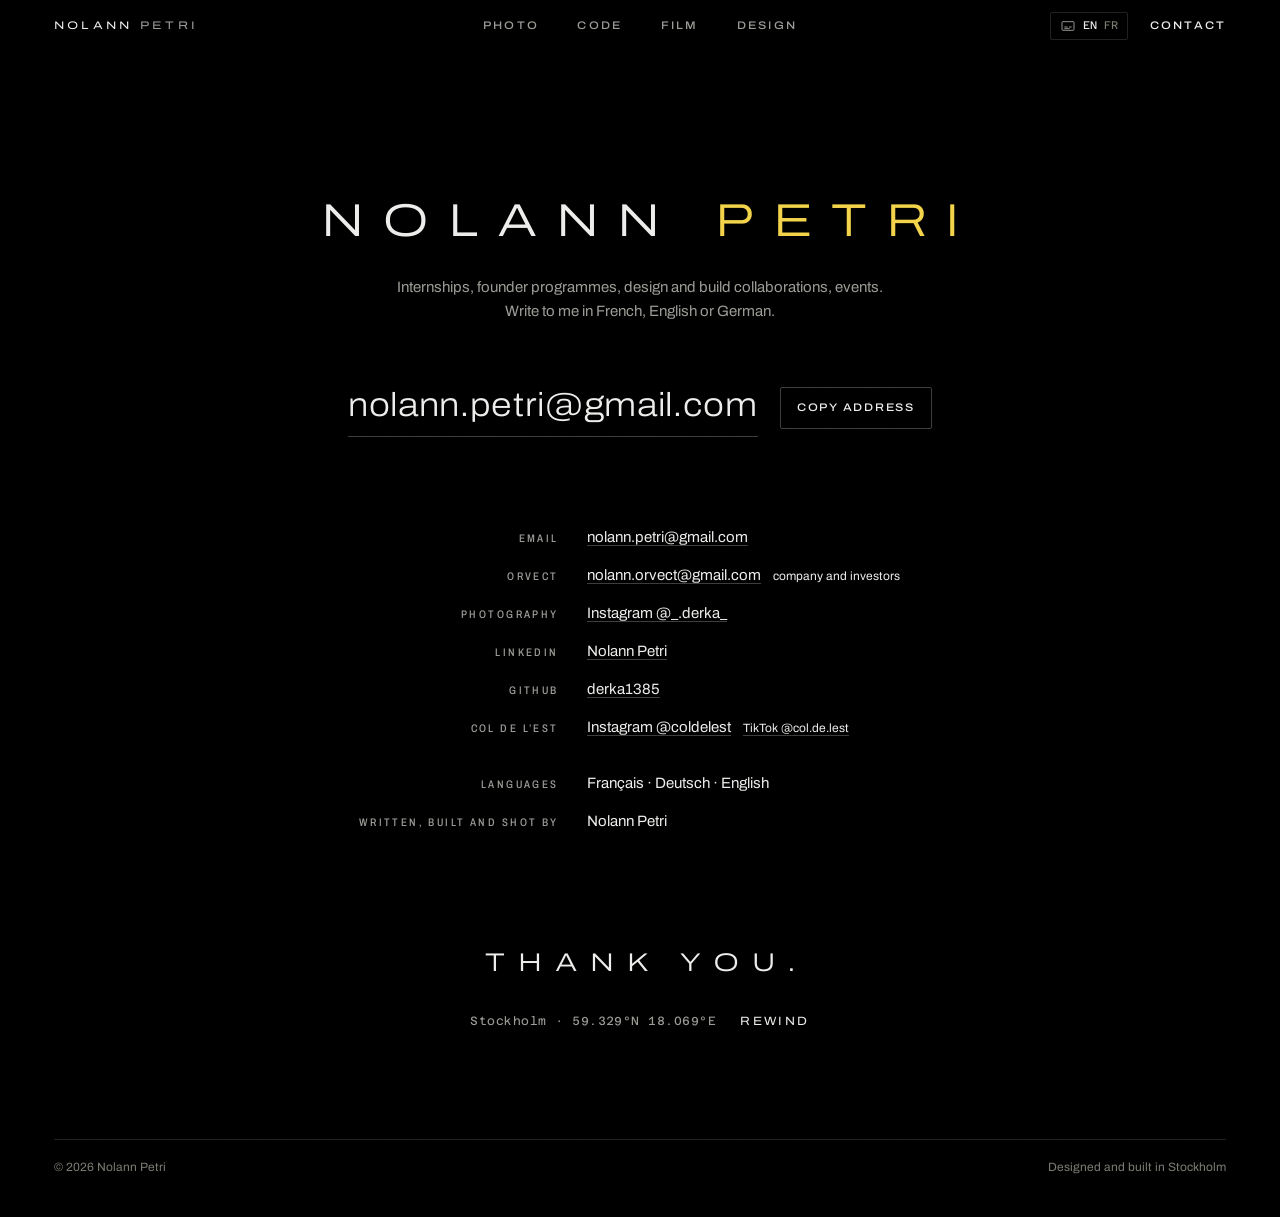
<file: contact.html>
<!doctype html>
<html lang="en">
<meta charset="utf-8">
<meta name="viewport" content="width=device-width, initial-scale=1, viewport-fit=cover">
<title>Contact · Nolann Petri</title>
<meta name="description" content="Write to Nolann Petri: email, ORVECT, Instagram, LinkedIn and GitHub.">
<meta name="theme-color" content="#000000">
<meta name="color-scheme" content="dark">
<meta property="og:title" content="Contact · Nolann Petri">
<meta property="og:image" content="img/og.jpg">
<link rel="icon" href="img/icon.svg" type="image/svg+xml">
<link rel="preconnect" href="https://fonts.googleapis.com">
<link rel="preconnect" href="https://fonts.gstatic.com" crossorigin>
<link rel="stylesheet" href="https://fonts.googleapis.com/css2?family=Archivo:wdth,wght@62..125,100..900&family=Azeret+Mono:wght@300..600&display=swap">
<link rel="stylesheet" href="style.css">
<script type="module" src="site.js"></script>

<body class="p-contact">
<a class="skip" href="#main" data-fr="Aller au contenu">Skip to content</a>

<header class="chrome">
  <a class="mark" href="index.html"><span>Nolann</span> <span>Petri</span></a>
  <nav class="reels" aria-label="Reels">
    <a href="photo.html">Photo</a>
    <a href="code.html">Code</a>
    <a href="film.html">Film</a>
    <a href="design.html">Design</a>
  </nav>
  <div class="chrome-r">
    <button class="st" id="st" type="button" aria-label="Subtitles: switch to French" data-label-fr="Sous-titres : passer en anglais"><svg viewBox="0 0 24 24" aria-hidden="true"><rect x="3" y="5.5" width="18" height="13" rx="1.5"/><path d="M6.5 13.5h5M13.5 13.5h4M6.5 16h8"/></svg><span class="st-en">EN</span><span class="st-fr">FR</span></button>
    <a class="to-contact" href="contact.html" aria-current="page">Contact</a>
  </div>
</header>

<main id="main" class="roll">
  <div class="roll-in wrap">
    <h1 class="roll-name"><span>Nolann</span> <span>Petri</span></h1>
    <p class="roll-lead" data-fr="Stages, programmes de fondateurs, collaborations en design et en développement, événements. Écrivez-moi en français, en anglais ou en allemand.">Internships, founder programmes, design and build collaborations, events. Write to me in French, English or German.</p>
    <p class="roll-mail">
      <a class="mail-big" id="email" href="mailto:nolann.petri@gmail.com">nolann.petri@gmail.com</a>
      <button class="btn" id="copy" type="button" data-copy="nolann.petri@gmail.com" data-fr="Copier l’adresse">Copy address</button>
    </p>

    <dl class="credit-list roll-list">
      <div><dt>Email</dt><dd><a href="mailto:nolann.petri@gmail.com">nolann.petri@gmail.com</a></dd></div>
      <div><dt>ORVECT</dt><dd><a href="mailto:nolann.orvect@gmail.com">nolann.orvect@gmail.com</a><span class="yr" data-fr="entreprise et investisseurs">company and investors</span></dd></div>
      <div><dt data-fr="Photographie">Photography</dt><dd><a href="https://www.instagram.com/_.derka_/" target="_blank" rel="me noopener">Instagram @_.derka_</a></dd></div>
      <div><dt>LinkedIn</dt><dd><a href="https://www.linkedin.com/in/petri-n-234321354" target="_blank" rel="me noopener">Nolann Petri</a></dd></div>
      <div><dt>GitHub</dt><dd><a href="https://github.com/derka1385" target="_blank" rel="me noopener">derka1385</a></dd></div>
      <div><dt>Col de l’Est</dt><dd><a href="https://www.instagram.com/coldelest/" target="_blank" rel="noopener">Instagram @coldelest</a><span class="yr"><a href="https://www.tiktok.com/@col.de.lest" target="_blank" rel="noopener">TikTok @col.de.lest</a></span></dd></div>
      <div class="gap"><dt data-fr="Langues">Languages</dt><dd>Français · Deutsch · English</dd></div>
      <div><dt data-fr="Écrit, construit et filmé par">Written, built and shot by</dt><dd>Nolann Petri</dd></div>
    </dl>

    <p class="roll-end" data-fr="Merci.">Thank you.</p>
    <p class="roll-foot"><span class="tc">Stockholm · 59.329°N 18.069°E</span><a href="index.html" data-fr="Rembobiner">Rewind</a></p>
  </div>
</main>

<footer class="end end-min wrap">
  <p class="end-line"><span>© 2026 Nolann Petri</span><span data-fr="Conçu et développé à Stockholm">Designed and built in Stockholm</span></p>
</footer>
</body>
</html>
</file>
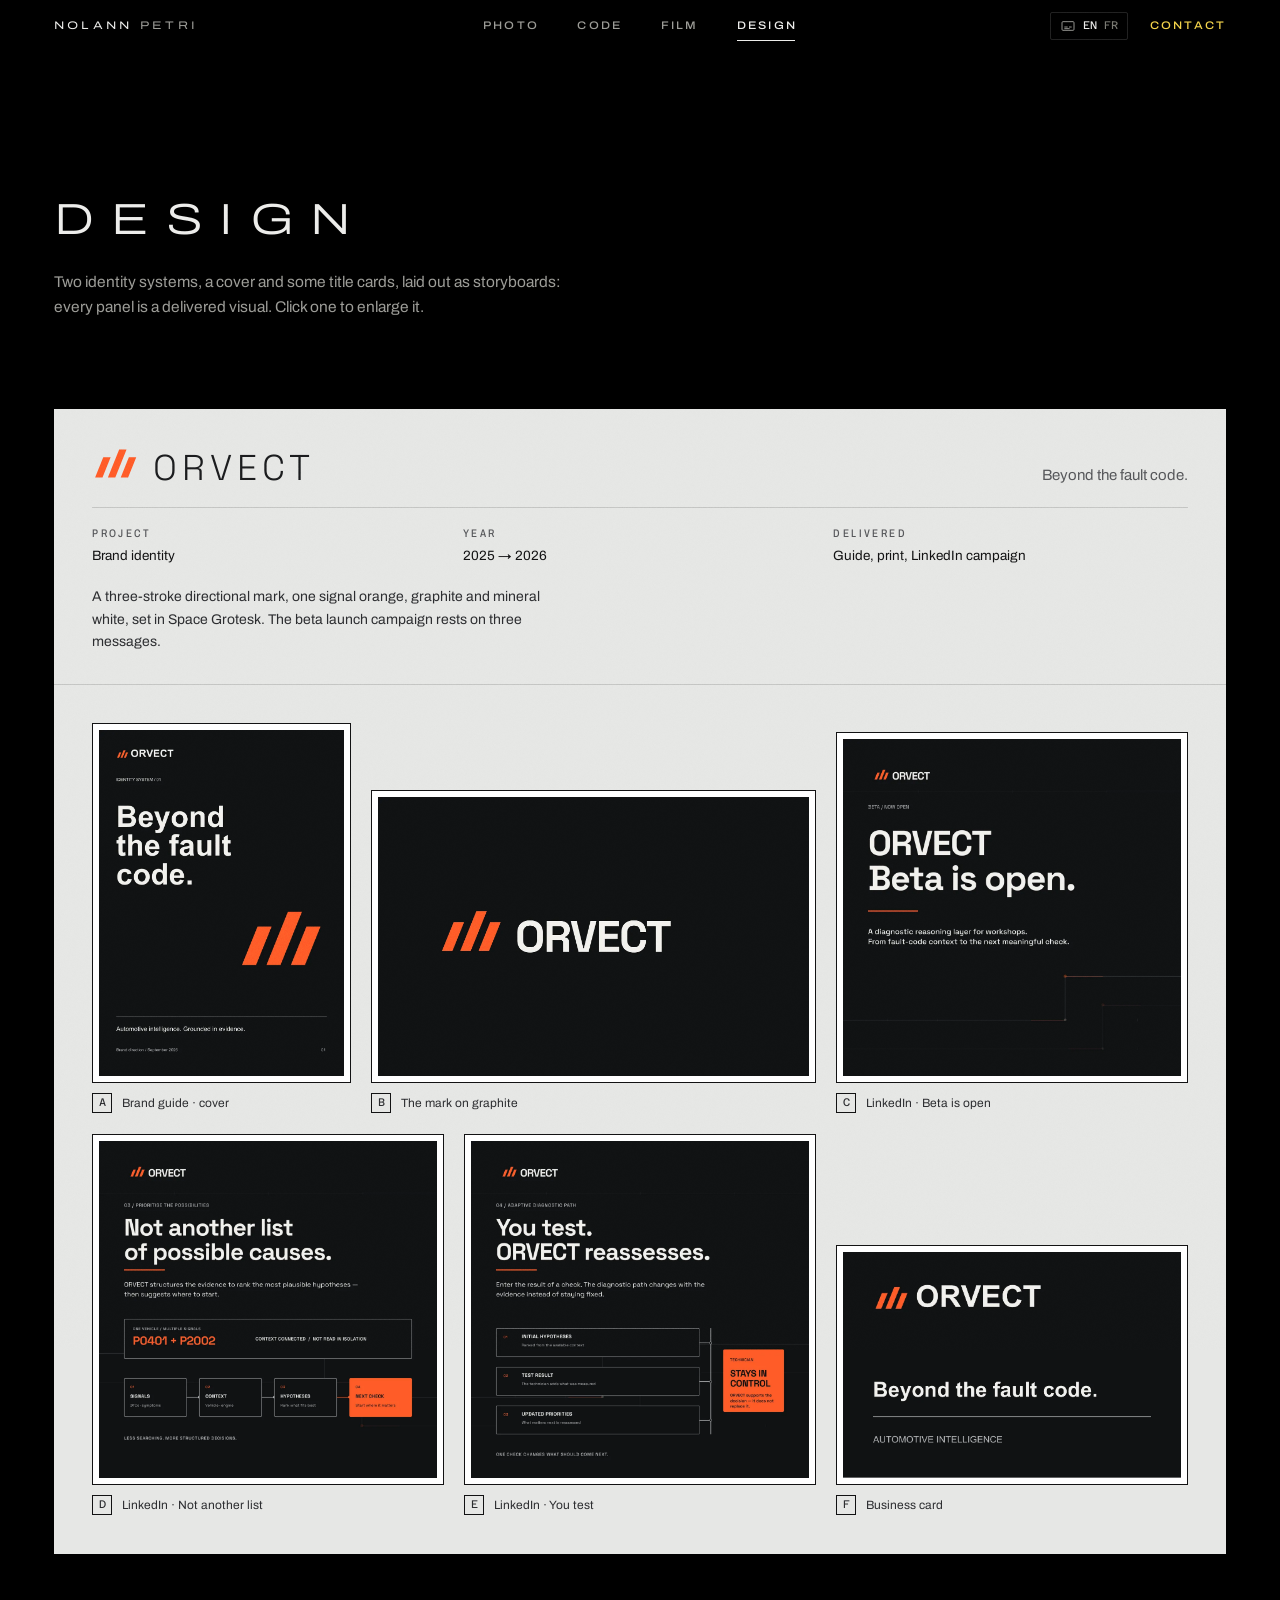
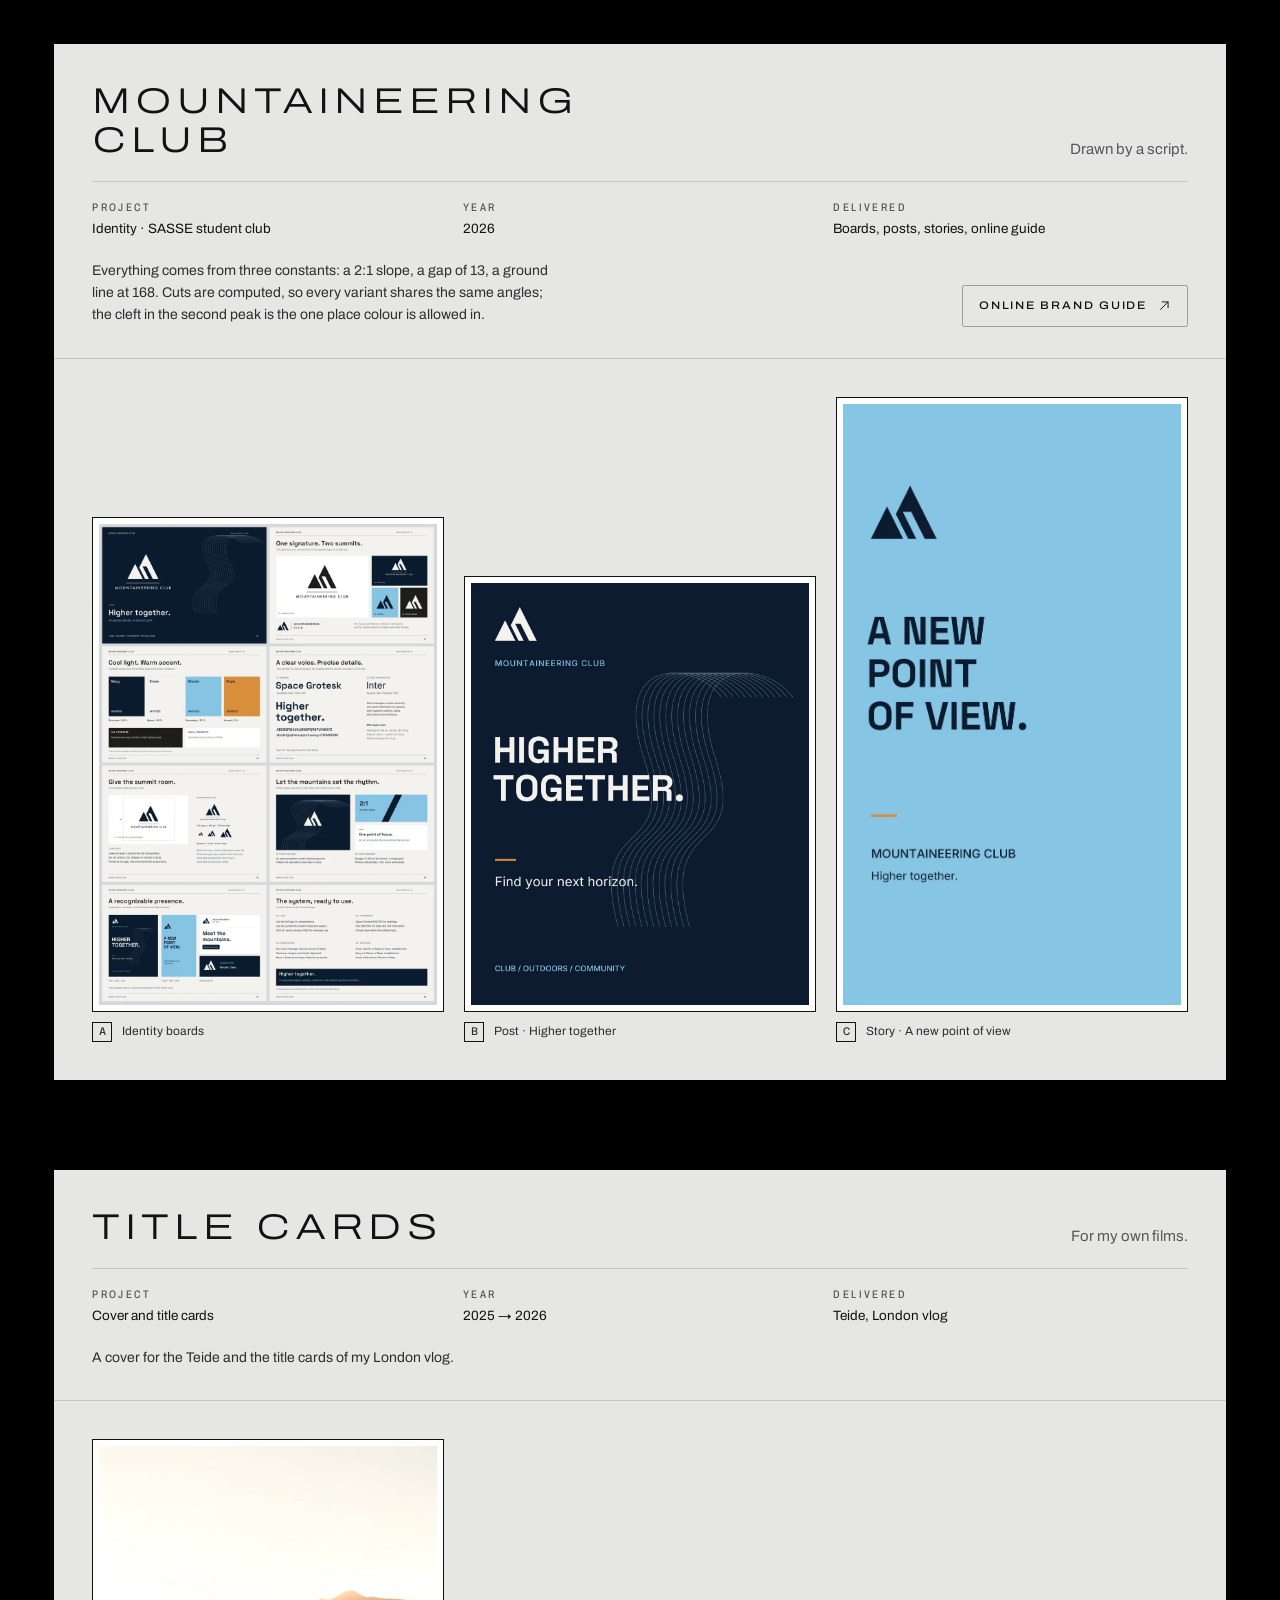
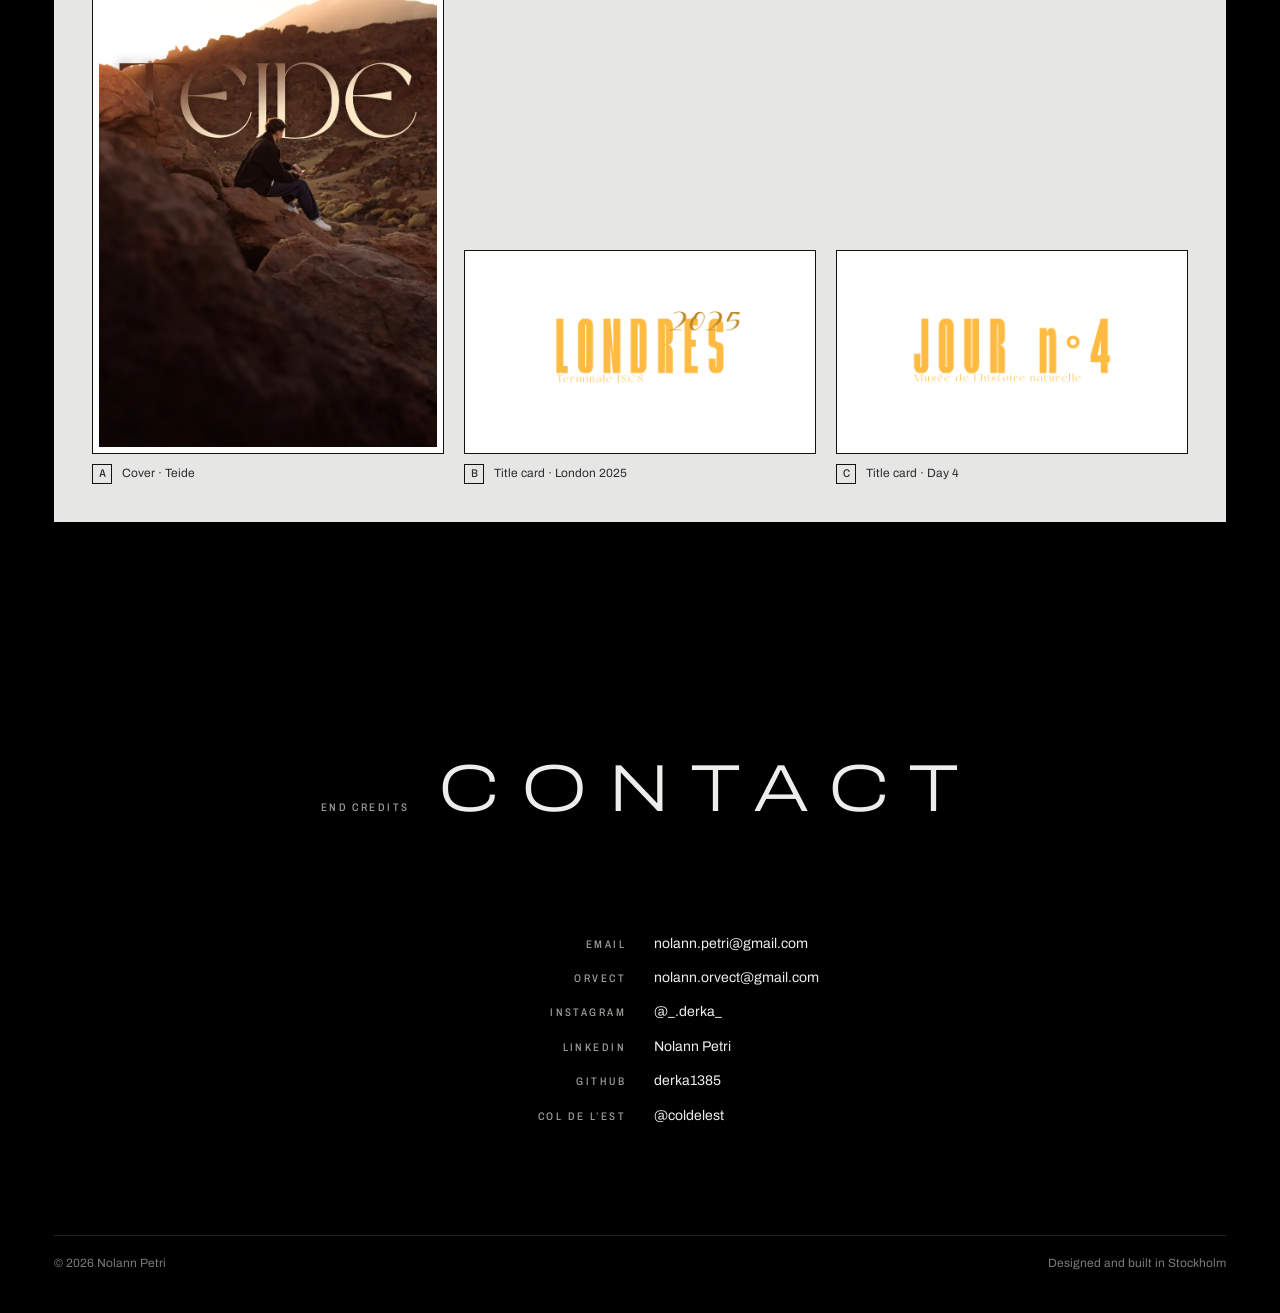
<file: design.html>
<!doctype html>
<html lang="en">
<meta charset="utf-8">
<meta name="viewport" content="width=device-width, initial-scale=1, viewport-fit=cover">
<title>Design · Nolann Petri</title>
<meta name="description" content="Identity systems for ORVECT and the Mountaineering Club, plus covers and vlog title cards, by Nolann Petri.">
<meta name="theme-color" content="#000000">
<meta name="color-scheme" content="dark">
<meta property="og:title" content="Design · Nolann Petri">
<meta property="og:image" content="img/og.jpg">
<link rel="icon" href="img/icon.svg" type="image/svg+xml">
<link rel="preconnect" href="https://fonts.googleapis.com">
<link rel="preconnect" href="https://fonts.gstatic.com" crossorigin>
<link rel="stylesheet" href="https://fonts.googleapis.com/css2?family=Archivo:wdth,wght@62..125,100..900&family=Azeret+Mono:wght@300..600&family=Space+Grotesk:wght@500;700&display=swap">
<link rel="stylesheet" href="style.css">
<script type="module" src="site.js"></script>
<script type="module" src="design.js"></script>

<body class="p-design">
<a class="skip" href="#main" data-fr="Aller au contenu">Skip to content</a>

<header class="chrome">
  <a class="mark" href="index.html"><span>Nolann</span> <span>Petri</span></a>
  <nav class="reels" aria-label="Reels">
    <a href="photo.html">Photo</a>
    <a href="code.html">Code</a>
    <a href="film.html">Film</a>
    <a href="design.html" aria-current="page">Design</a>
  </nav>
  <div class="chrome-r">
    <button class="st" id="st" type="button" aria-label="Subtitles: switch to French" data-label-fr="Sous-titres : passer en anglais"><svg viewBox="0 0 24 24" aria-hidden="true"><rect x="3" y="5.5" width="18" height="13" rx="1.5"/><path d="M6.5 13.5h5M13.5 13.5h4M6.5 16h8"/></svg><span class="st-en">EN</span><span class="st-fr">FR</span></button>
    <a class="to-contact" href="contact.html">Contact</a>
  </div>
</header>

<main id="main">
  <header class="card wrap">
    <h1 class="card-h1">Design</h1>
    <p class="card-lead" data-fr="Deux systèmes d’identité, une couverture et des cartons-titres, posés comme des storyboards : chaque case est un visuel livré. Cliquez pour l’agrandir.">Two identity systems, a cover and some title cards, laid out as storyboards: every panel is a delivered visual. Click one to enlarge it.</p>
  </header>

  <!-- Board: ORVECT keeps its own brand inside the sheet -->
  <article class="board b-orvect wrap" aria-labelledby="b1">
    <header class="board-head">
      <h2 id="b1" class="orvect-logo" aria-label="ORVECT"><svg viewBox="0 0 120 100" aria-hidden="true"><path d="M8 76 29 24h19L27 76Z M41 76 70 4h19L60 76Z M74 76 95 24h19L93 76Z"/></svg><span aria-hidden="true">ORVECT</span></h2>
      <p class="board-line"><em>Beyond the fault code.</em></p>
      <dl class="board-meta">
        <div><dt data-fr="Projet">Project</dt><dd data-fr="Identité de marque">Brand identity</dd></div>
        <div><dt data-fr="Année">Year</dt><dd>2025 → 2026</dd></div>
        <div><dt data-fr="Livré">Delivered</dt><dd data-fr="Charte, print, campagne LinkedIn">Guide, print, LinkedIn campaign</dd></div>
      </dl>
      <p class="board-note" data-fr="Un signe directionnel en trois traits, un orange signal, du graphite et du blanc minéral, en Space Grotesk. La campagne de lancement de la bêta tient sur trois messages.">A three-stroke directional mark, one signal orange, graphite and mineral white, set in Space Grotesk. The beta launch campaign rests on three messages.</p>
    </header>
    <ol class="panels">
      <li class="panel s3"><button type="button" data-cap="Brand guide · cover" data-cap-fr="Charte · couverture"><img src="img/d-orvect-guide.webp" alt="ORVECT brand guide cover: Beyond the fault code" loading="lazy" width="849" height="1200"></button><p><span class="shot">A</span><span data-fr="Charte · couverture">Brand guide · cover</span></p></li>
      <li class="panel s5"><button type="button" data-cap="Wallpaper · the mark on graphite" data-cap-fr="Fond d’écran · le signe sur graphite"><img src="img/d-orvect-wallpaper.webp" alt="ORVECT mark on graphite" loading="lazy" width="1600" height="1039"></button><p><span class="shot">B</span><span data-fr="Le signe sur graphite">The mark on graphite</span></p></li>
      <li class="panel s4"><button type="button" data-cap="LinkedIn · Beta is open" data-cap-fr="LinkedIn · Beta is open"><img src="img/d-orvect-beta.webp" alt="LinkedIn post: ORVECT Beta is open" loading="lazy" width="1080" height="1080"></button><p><span class="shot">C</span>LinkedIn · Beta is open</p></li>
      <li class="panel s4"><button type="button" data-cap="LinkedIn · Not another list of possible causes" data-cap-fr="LinkedIn · Not another list of possible causes"><img src="img/d-orvect-rank.webp" alt="LinkedIn post: Not another list of possible causes" loading="lazy" width="1080" height="1080"></button><p><span class="shot">D</span>LinkedIn · Not another list</p></li>
      <li class="panel s4"><button type="button" data-cap="LinkedIn · You test, ORVECT reassesses" data-cap-fr="LinkedIn · You test, ORVECT reassesses"><img src="img/d-orvect-test.webp" alt="LinkedIn post: You test, ORVECT reassesses" loading="lazy" width="1080" height="1080"></button><p><span class="shot">E</span>LinkedIn · You test</p></li>
      <li class="panel s4"><button type="button" data-cap="Business card" data-cap-fr="Carte de visite"><img src="img/d-orvect-card.webp" alt="ORVECT business card" loading="lazy" width="1075" height="721"></button><p><span class="shot">F</span><span data-fr="Carte de visite">Business card</span></p></li>
    </ol>
  </article>

  <article class="board b-mc wrap" aria-labelledby="b2">
    <header class="board-head">
      <h2 id="b2">Mountaineering Club</h2>
      <p class="board-line"><em data-fr="Dessiné par un script.">Drawn by a script.</em></p>
      <dl class="board-meta">
        <div><dt data-fr="Projet">Project</dt><dd data-fr="Identité · association étudiante SASSE">Identity · SASSE student club</dd></div>
        <div><dt data-fr="Année">Year</dt><dd>2026</dd></div>
        <div><dt data-fr="Livré">Delivered</dt><dd data-fr="Planches, posts, stories, charte en ligne">Boards, posts, stories, online guide</dd></div>
      </dl>
      <p class="board-note" data-fr="Tout part de trois constantes : une pente de 2:1, un écart de 13, une ligne de sol à 168. Les découpes sont calculées, donc chaque variante partage les mêmes angles ; la fente du deuxième sommet est le seul endroit où la couleur entre.">Everything comes from three constants: a 2:1 slope, a gap of 13, a ground line at 168. Cuts are computed, so every variant shares the same angles; the cleft in the second peak is the one place colour is allowed in.</p>
      <p class="actions"><a class="btn" href="https://derka1385.github.io/sasse-mountaineering/brand.html" target="_blank" rel="noopener"><span data-fr="Charte en ligne">Online brand guide</span><svg class="ico" viewBox="0 0 24 24" aria-hidden="true"><path d="M9 5h10v10M19 5 6 18"/></svg></a></p>
    </header>
    <ol class="panels">
      <li class="panel s4"><button type="button" data-cap="Identity boards" data-cap-fr="Planches d’identité"><img src="img/d-mc-overview.webp" alt="Mountaineering Club identity boards" loading="lazy" width="984" height="1400"></button><p><span class="shot">A</span><span data-fr="Planches d’identité">Identity boards</span></p></li>
      <li class="panel s4"><button type="button" data-cap="Post · Higher together" data-cap-fr="Post · Higher together"><img src="img/d-mc-post.webp" alt="Mountaineering Club post: Higher together" loading="lazy" width="1080" height="1350"></button><p><span class="shot">B</span>Post · Higher together</p></li>
      <li class="panel s4"><button type="button" data-cap="Story · A new point of view" data-cap-fr="Story · A new point of view"><img src="img/d-mc-story.webp" alt="Mountaineering Club story: A new point of view" loading="lazy" width="787" height="1400"></button><p><span class="shot">C</span>Story · A new point of view</p></li>
    </ol>
  </article>

  <article class="board b-titles wrap" aria-labelledby="b3">
    <header class="board-head">
      <h2 id="b3" data-fr="Cartons-titres">Title cards</h2>
      <p class="board-line"><em data-fr="Pour mes propres films.">For my own films.</em></p>
      <dl class="board-meta">
        <div><dt data-fr="Projet">Project</dt><dd data-fr="Couverture et cartons-titres">Cover and title cards</dd></div>
        <div><dt data-fr="Année">Year</dt><dd>2025 → 2026</dd></div>
        <div><dt data-fr="Livré">Delivered</dt><dd data-fr="Teide, vlog de Londres">Teide, London vlog</dd></div>
      </dl>
      <p class="board-note" data-fr="Une couverture pour le Teide et les cartons-titres de mon vlog de Londres.">A cover for the Teide and the title cards of my London vlog.</p>
    </header>
    <ol class="panels">
      <li class="panel s4"><button type="button" data-cap="Cover · Teide" data-cap-fr="Couverture · Teide"><img src="img/d-teide.webp" alt="Teide cover with serif lettering over a mountain at sunset" loading="lazy" width="787" height="1400"></button><p><span class="shot">A</span><span data-fr="Couverture · Teide">Cover · Teide</span></p></li>
      <li class="panel s4"><button type="button" data-cap="Title card · London 2025" data-cap-fr="Carton-titre · Londres 2025"><img src="img/d-londres.webp" alt="Vlog title card: Londres 2025" loading="lazy" width="1400" height="788"></button><p><span class="shot">B</span><span data-fr="Carton-titre · Londres 2025">Title card · London 2025</span></p></li>
      <li class="panel s4"><button type="button" data-cap="Title card · Day 4" data-cap-fr="Carton-titre · Jour n°4"><img src="img/d-jour4.webp" alt="Vlog title card: Jour n°4" loading="lazy" width="1400" height="788"></button><p><span class="shot">C</span><span data-fr="Carton-titre · Jour n°4">Title card · Day 4</span></p></li>
    </ol>
  </article>
</main>

<footer class="end wrap">
  <p class="end-next"><span class="role" data-fr="Générique de fin">End credits</span><a href="contact.html">Contact</a></p>
  <dl class="end-credits">
    <div><dt>Email</dt><dd><a href="mailto:nolann.petri@gmail.com">nolann.petri@gmail.com</a></dd></div>
    <div><dt>ORVECT</dt><dd><a href="mailto:nolann.orvect@gmail.com">nolann.orvect@gmail.com</a></dd></div>
    <div><dt>Instagram</dt><dd><a href="https://www.instagram.com/_.derka_/" rel="me noopener" target="_blank">@_.derka_</a></dd></div>
    <div><dt>LinkedIn</dt><dd><a href="https://www.linkedin.com/in/petri-n-234321354" rel="me noopener" target="_blank">Nolann Petri</a></dd></div>
    <div><dt>GitHub</dt><dd><a href="https://github.com/derka1385" rel="me noopener" target="_blank">derka1385</a></dd></div>
    <div><dt>Col de l’Est</dt><dd><a href="https://www.instagram.com/coldelest/" rel="noopener" target="_blank">@coldelest</a></dd></div>
  </dl>
  <p class="end-line"><span>© 2026 Nolann Petri</span><span data-fr="Conçu et développé à Stockholm">Designed and built in Stockholm</span></p>
</footer>

<dialog class="proj-lb" id="lightbox" aria-label="Viewer" data-label-fr="Visionneuse">
  <button class="lb-x" id="lb-close" type="button" aria-label="Close" data-label-fr="Fermer"><svg viewBox="0 0 24 24" aria-hidden="true"><path d="M6 6l12 12M18 6 6 18"/></svg></button>
  <button class="lb-arrow prev" id="lb-prev" type="button" aria-label="Previous" data-label-fr="Précédent"><svg viewBox="0 0 24 24" aria-hidden="true"><path d="M15 5 8 12l7 7"/></svg></button>
  <figure><img id="lb-img" src="[data-uri]" alt=""><figcaption><span class="tc" id="lb-n"></span><span id="lb-cap"></span></figcaption></figure>
  <button class="lb-arrow next" id="lb-next" type="button" aria-label="Next" data-label-fr="Suivant"><svg viewBox="0 0 24 24" aria-hidden="true"><path d="m9 5 7 7-7 7"/></svg></button>
</dialog>
</body>
</html>
</file>
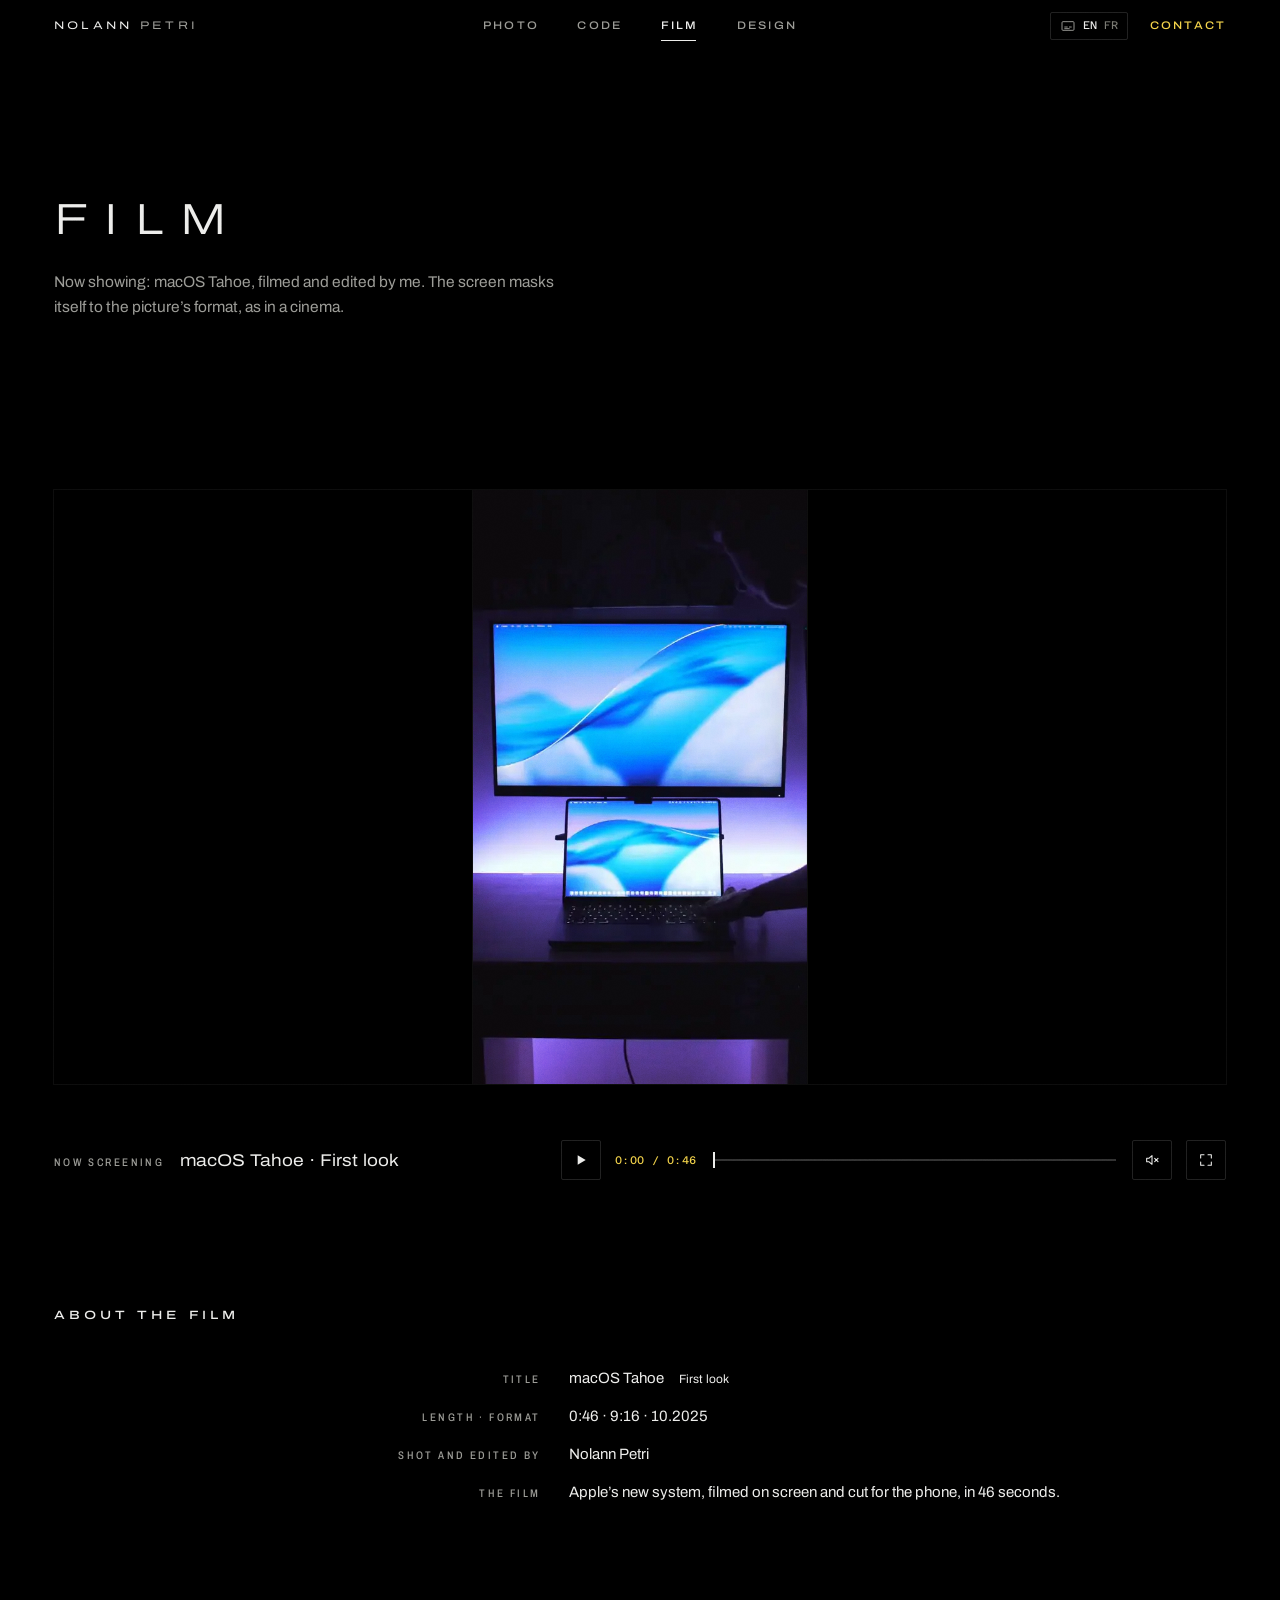
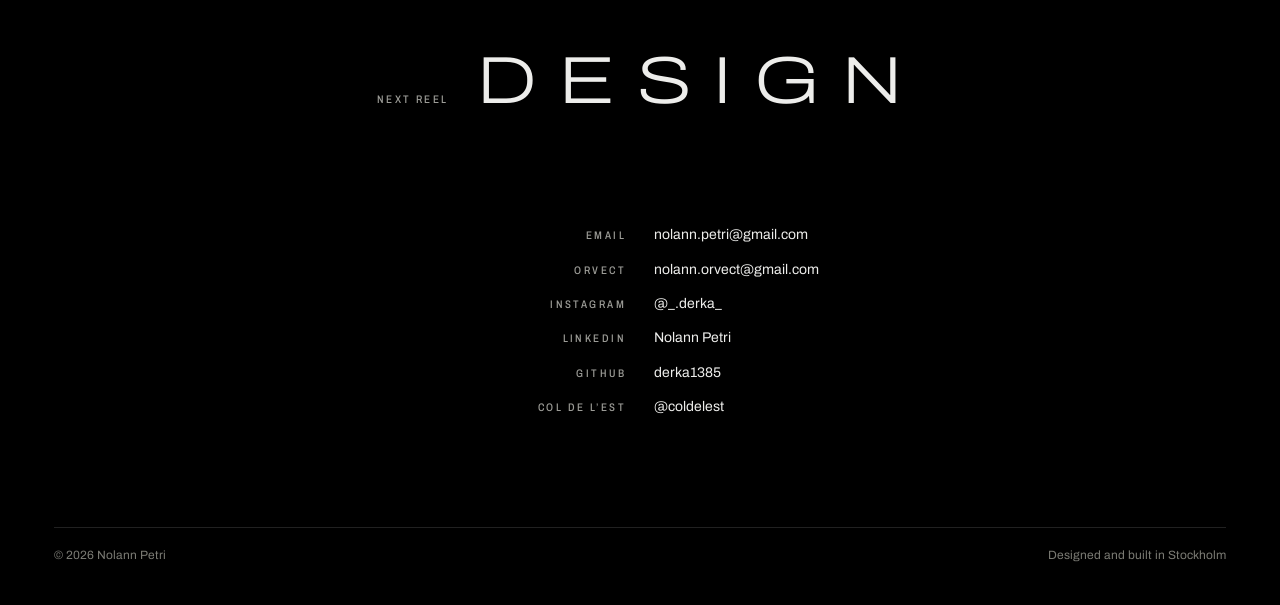
<file: film.html>
<!doctype html>
<html lang="en">
<meta charset="utf-8">
<meta name="viewport" content="width=device-width, initial-scale=1, viewport-fit=cover">
<title>Film · Nolann Petri</title>
<meta name="description" content="macOS Tahoe, a first look filmed and edited by Nolann Petri.">
<meta name="theme-color" content="#000000">
<meta name="color-scheme" content="dark">
<meta property="og:title" content="Film · Nolann Petri">
<meta property="og:image" content="img/og.jpg">
<link rel="icon" href="img/icon.svg" type="image/svg+xml">
<link rel="preconnect" href="https://fonts.googleapis.com">
<link rel="preconnect" href="https://fonts.gstatic.com" crossorigin>
<link rel="stylesheet" href="https://fonts.googleapis.com/css2?family=Archivo:wdth,wght@62..125,100..900&family=Azeret+Mono:wght@300..600&display=swap">
<link rel="stylesheet" href="style.css">
<script type="module" src="site.js"></script>
<script type="module" src="film.js"></script>

<body class="p-film">
<a class="skip" href="#main" data-fr="Aller au contenu">Skip to content</a>

<header class="chrome">
  <a class="mark" href="index.html"><span>Nolann</span> <span>Petri</span></a>
  <nav class="reels" aria-label="Reels">
    <a href="photo.html">Photo</a>
    <a href="code.html">Code</a>
    <a href="film.html" aria-current="page">Film</a>
    <a href="design.html">Design</a>
  </nav>
  <div class="chrome-r">
    <button class="st" id="st" type="button" aria-label="Subtitles: switch to French" data-label-fr="Sous-titres : passer en anglais"><svg viewBox="0 0 24 24" aria-hidden="true"><rect x="3" y="5.5" width="18" height="13" rx="1.5"/><path d="M6.5 13.5h5M13.5 13.5h4M6.5 16h8"/></svg><span class="st-en">EN</span><span class="st-fr">FR</span></button>
    <a class="to-contact" href="contact.html">Contact</a>
  </div>
</header>

<main id="main">
  <header class="card wrap">
    <h1 class="card-h1">Film</h1>
    <p class="card-lead" data-fr="À l’affiche pour l’instant : macOS Tahoe, filmé et monté par moi. L’écran se cache au format de l’image, comme en salle.">Now showing: macOS Tahoe, filmed and edited by me. The screen masks itself to the picture’s format, as in a cinema.</p>
  </header>

  <section class="room" id="room" aria-label="Screening room" data-label-fr="Salle de projection">
    <canvas class="beam" id="beam" aria-hidden="true"></canvas>
    <div class="stage-screen wrap">
      <div class="screen" id="screen" data-format="h">
        <video id="film" playsinline muted loop preload="metadata" poster="img/f-tahoe.webp" src="vid/f-tahoe.mp4"></video>
        <i class="mask l" aria-hidden="true"></i><i class="mask r" aria-hidden="true"></i>
      </div>
      <canvas class="spill" id="spill" width="48" height="27" aria-hidden="true"></canvas>
    </div>
    <div class="deck wrap">
      <p class="now"><span class="role" data-fr="À l’écran">Now screening</span><span class="now-t" id="now-t">macOS Tahoe · First look</span></p>
      <div class="transport">
        <button class="tbtn" id="play" type="button" aria-label="Pause" data-state="playing"><svg class="i-pause" viewBox="0 0 24 24" aria-hidden="true"><path d="M8 5v14M16 5v14"/></svg><svg class="i-play" viewBox="0 0 24 24" aria-hidden="true"><path d="M7 5l12 7-12 7z"/></svg></button>
        <span class="tc" id="f-tc">0:00 / 0:46</span>
        <input class="scrub" id="scrub" type="range" min="0" max="1000" value="0" step="1" aria-label="Position in the film" data-label-fr="Position dans le film">
        <button class="tbtn" id="sound" type="button" aria-pressed="false" aria-label="Sound on" data-label-fr="Activer le son"><svg viewBox="0 0 24 24" aria-hidden="true"><path d="M4 9.5h3.2L12 5.5v13l-4.8-4H4z"/><path class="w" d="M15.5 9.2a4 4 0 0 1 0 5.6M18.2 6.6a7.6 7.6 0 0 1 0 10.8"/><path class="x" d="M16 9.5l5 5M21 9.5l-5 5"/></svg></button>
        <button class="tbtn" id="full" type="button" aria-label="Full screen" data-label-fr="Plein écran"><svg viewBox="0 0 24 24" aria-hidden="true"><path d="M4 9V4h5M20 9V4h-5M4 15v5h5M20 15v5h-5"/></svg></button>
      </div>
    </div>
  </section>

  <section class="bill wrap" aria-labelledby="bill-title">
    <h2 class="card-title" id="bill-title" data-fr="Fiche du film">About the film</h2>
    <dl class="credit-list film-card">
      <div><dt data-fr="Titre">Title</dt><dd>macOS Tahoe <span class="yr" data-fr="Première prise en main">First look</span></dd></div>
      <div><dt data-fr="Durée · format">Length · format</dt><dd>0:46 · 9:16 · 10.2025</dd></div>
      <div><dt data-fr="Tournage et montage">Shot and edited by</dt><dd>Nolann Petri</dd></div>
      <div><dt data-fr="Le film">The film</dt><dd data-fr="Le nouveau système d’Apple, filmé à l’écran et monté pour le téléphone, en 46 secondes.">Apple’s new system, filmed on screen and cut for the phone, in 46 seconds.</dd></div>
    </dl>
  </section>
</main>

<footer class="end wrap">
  <p class="end-next"><span class="role" data-fr="Bobine suivante">Next reel</span><a href="design.html">Design</a></p>
  <dl class="end-credits">
    <div><dt>Email</dt><dd><a href="mailto:nolann.petri@gmail.com">nolann.petri@gmail.com</a></dd></div>
    <div><dt>ORVECT</dt><dd><a href="mailto:nolann.orvect@gmail.com">nolann.orvect@gmail.com</a></dd></div>
    <div><dt>Instagram</dt><dd><a href="https://www.instagram.com/_.derka_/" rel="me noopener" target="_blank">@_.derka_</a></dd></div>
    <div><dt>LinkedIn</dt><dd><a href="https://www.linkedin.com/in/petri-n-234321354" rel="me noopener" target="_blank">Nolann Petri</a></dd></div>
    <div><dt>GitHub</dt><dd><a href="https://github.com/derka1385" rel="me noopener" target="_blank">derka1385</a></dd></div>
    <div><dt>Col de l’Est</dt><dd><a href="https://www.instagram.com/coldelest/" rel="noopener" target="_blank">@coldelest</a></dd></div>
  </dl>
  <p class="end-line"><span>© 2026 Nolann Petri</span><span data-fr="Conçu et développé à Stockholm">Designed and built in Stockholm</span></p>
</footer>
</body>
</html>
</file>
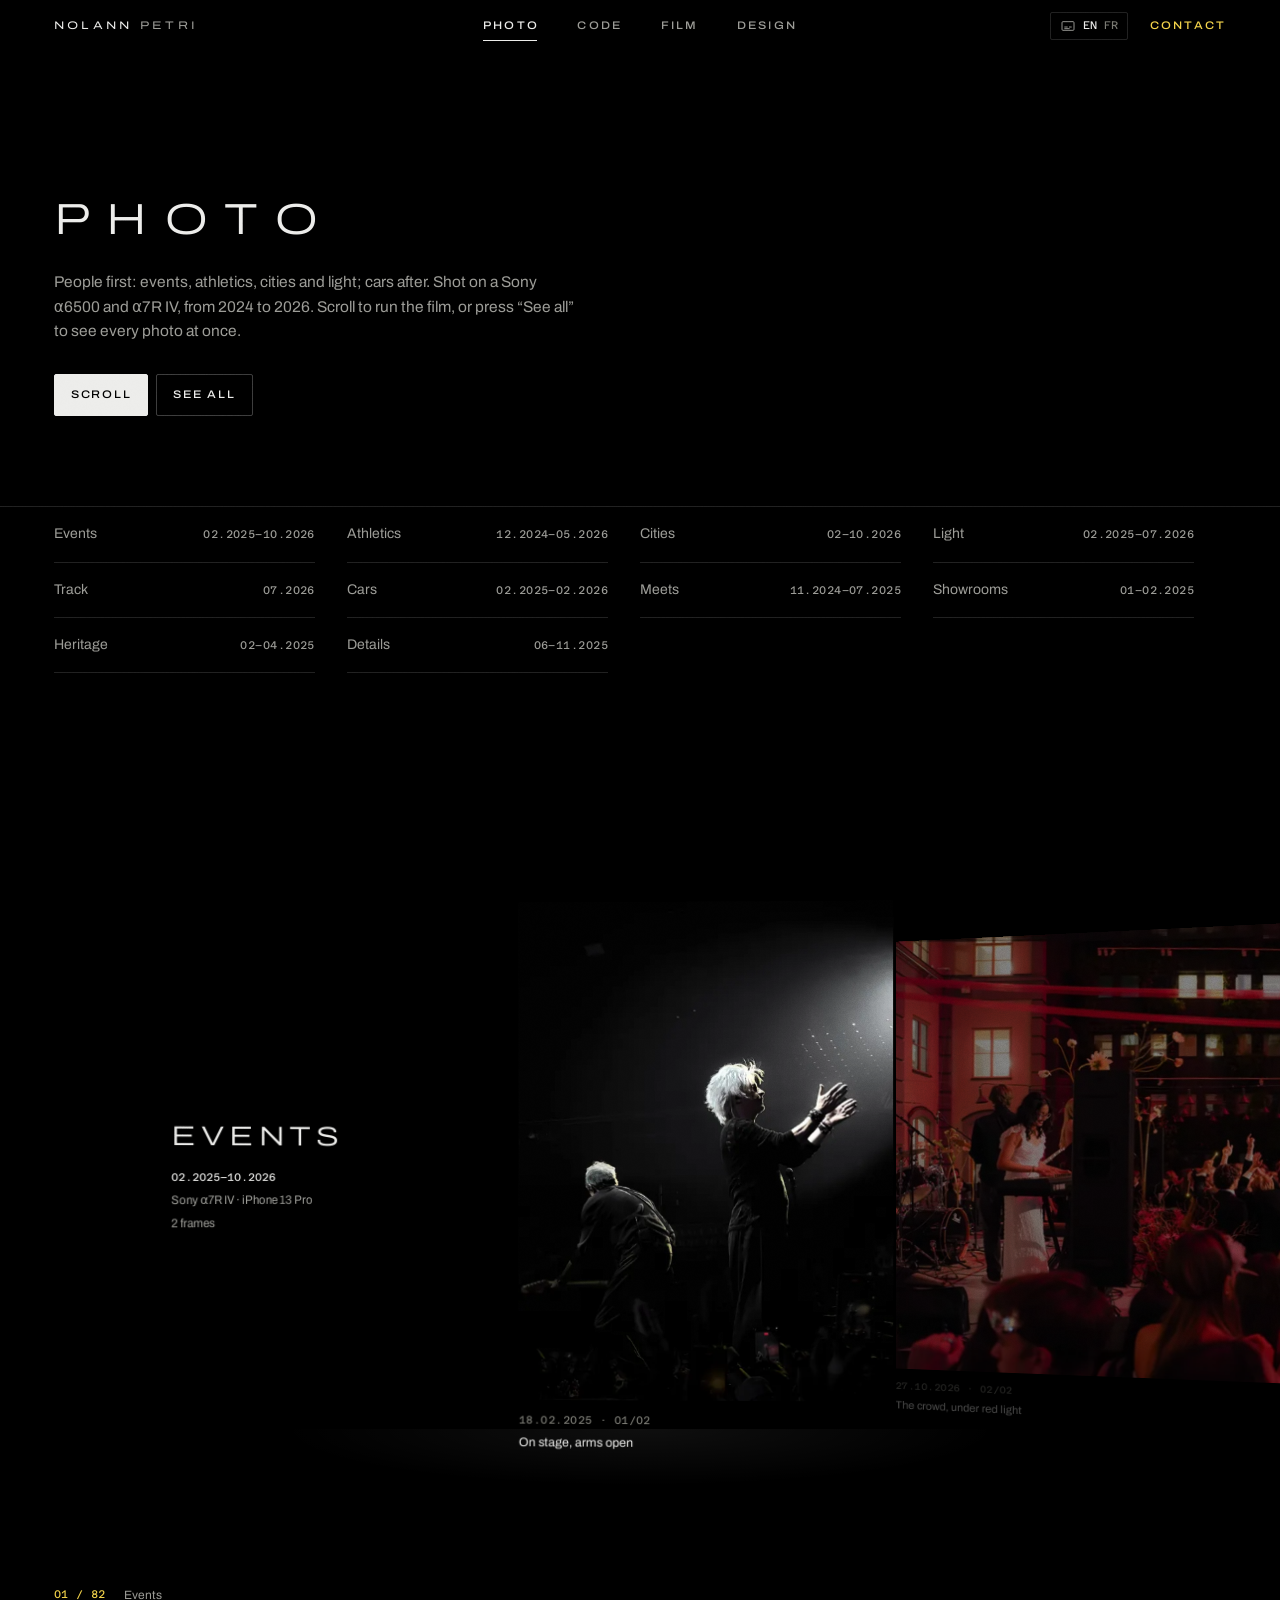
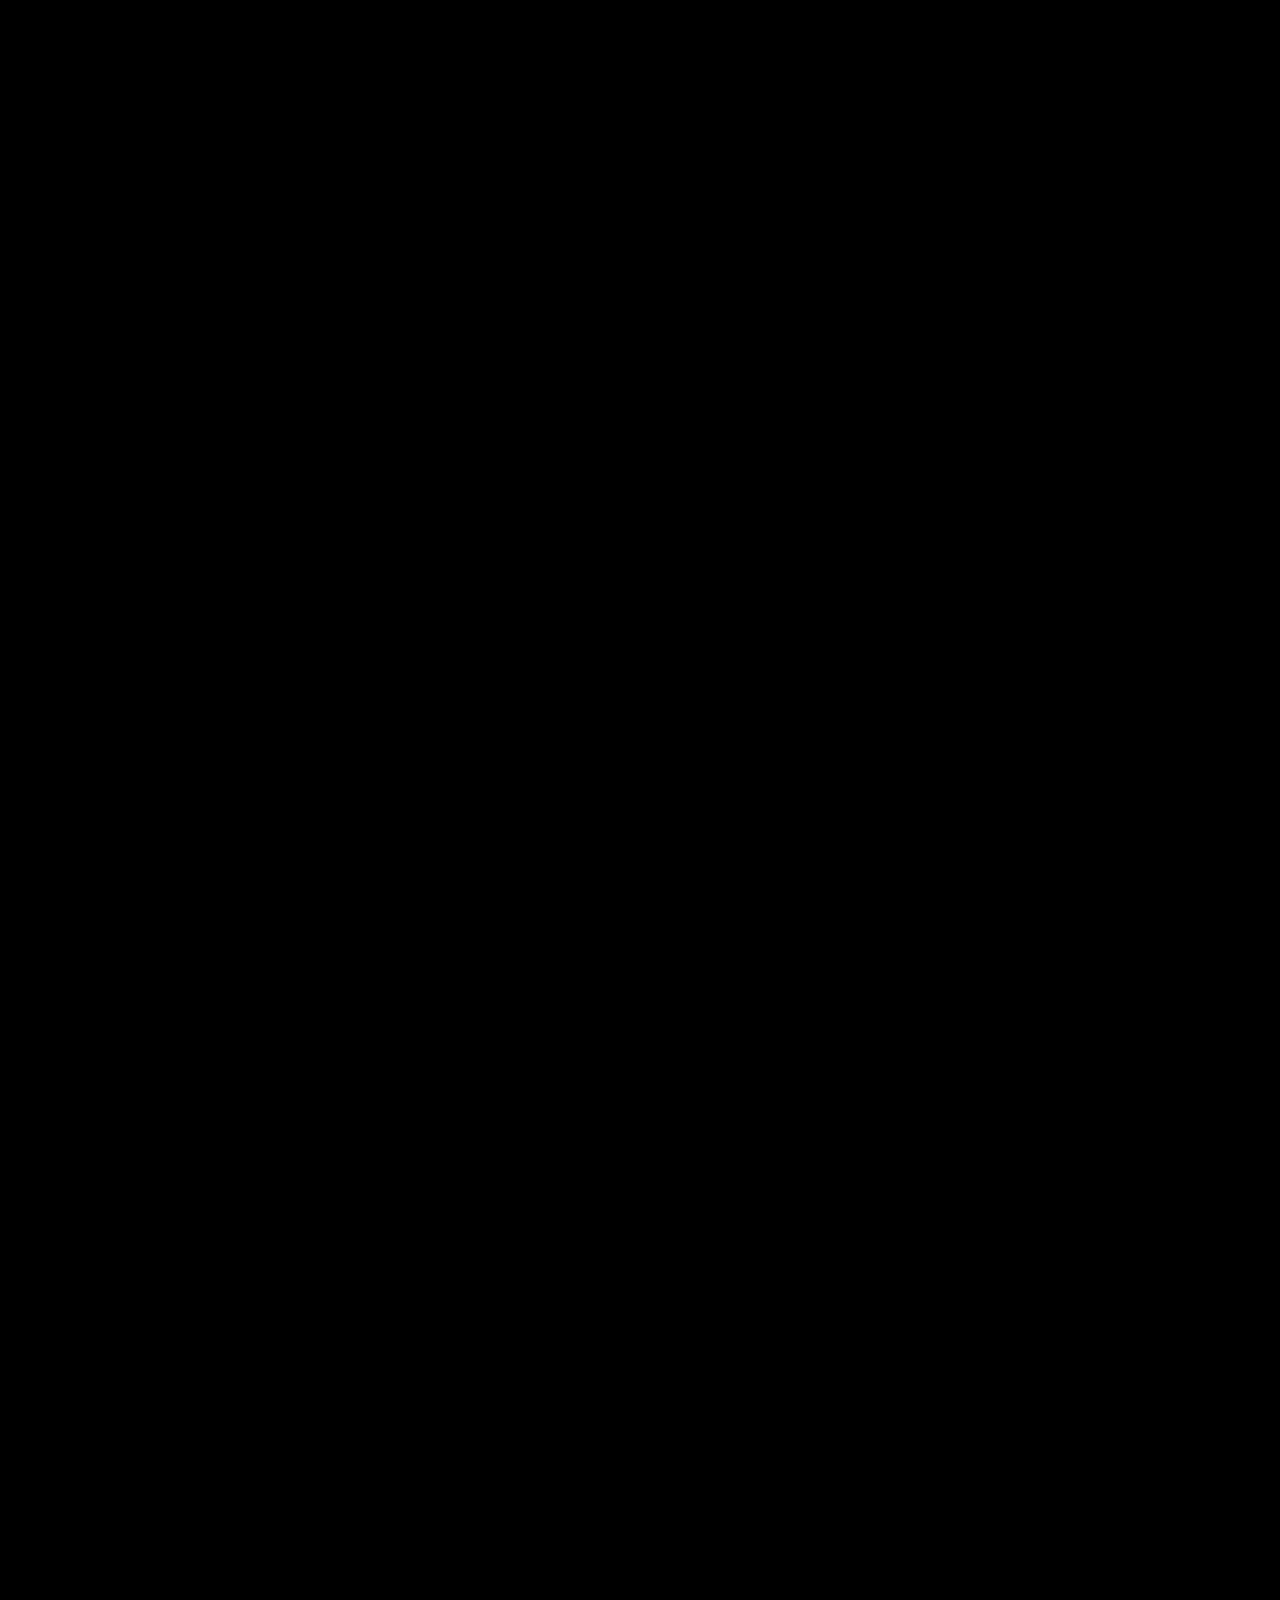
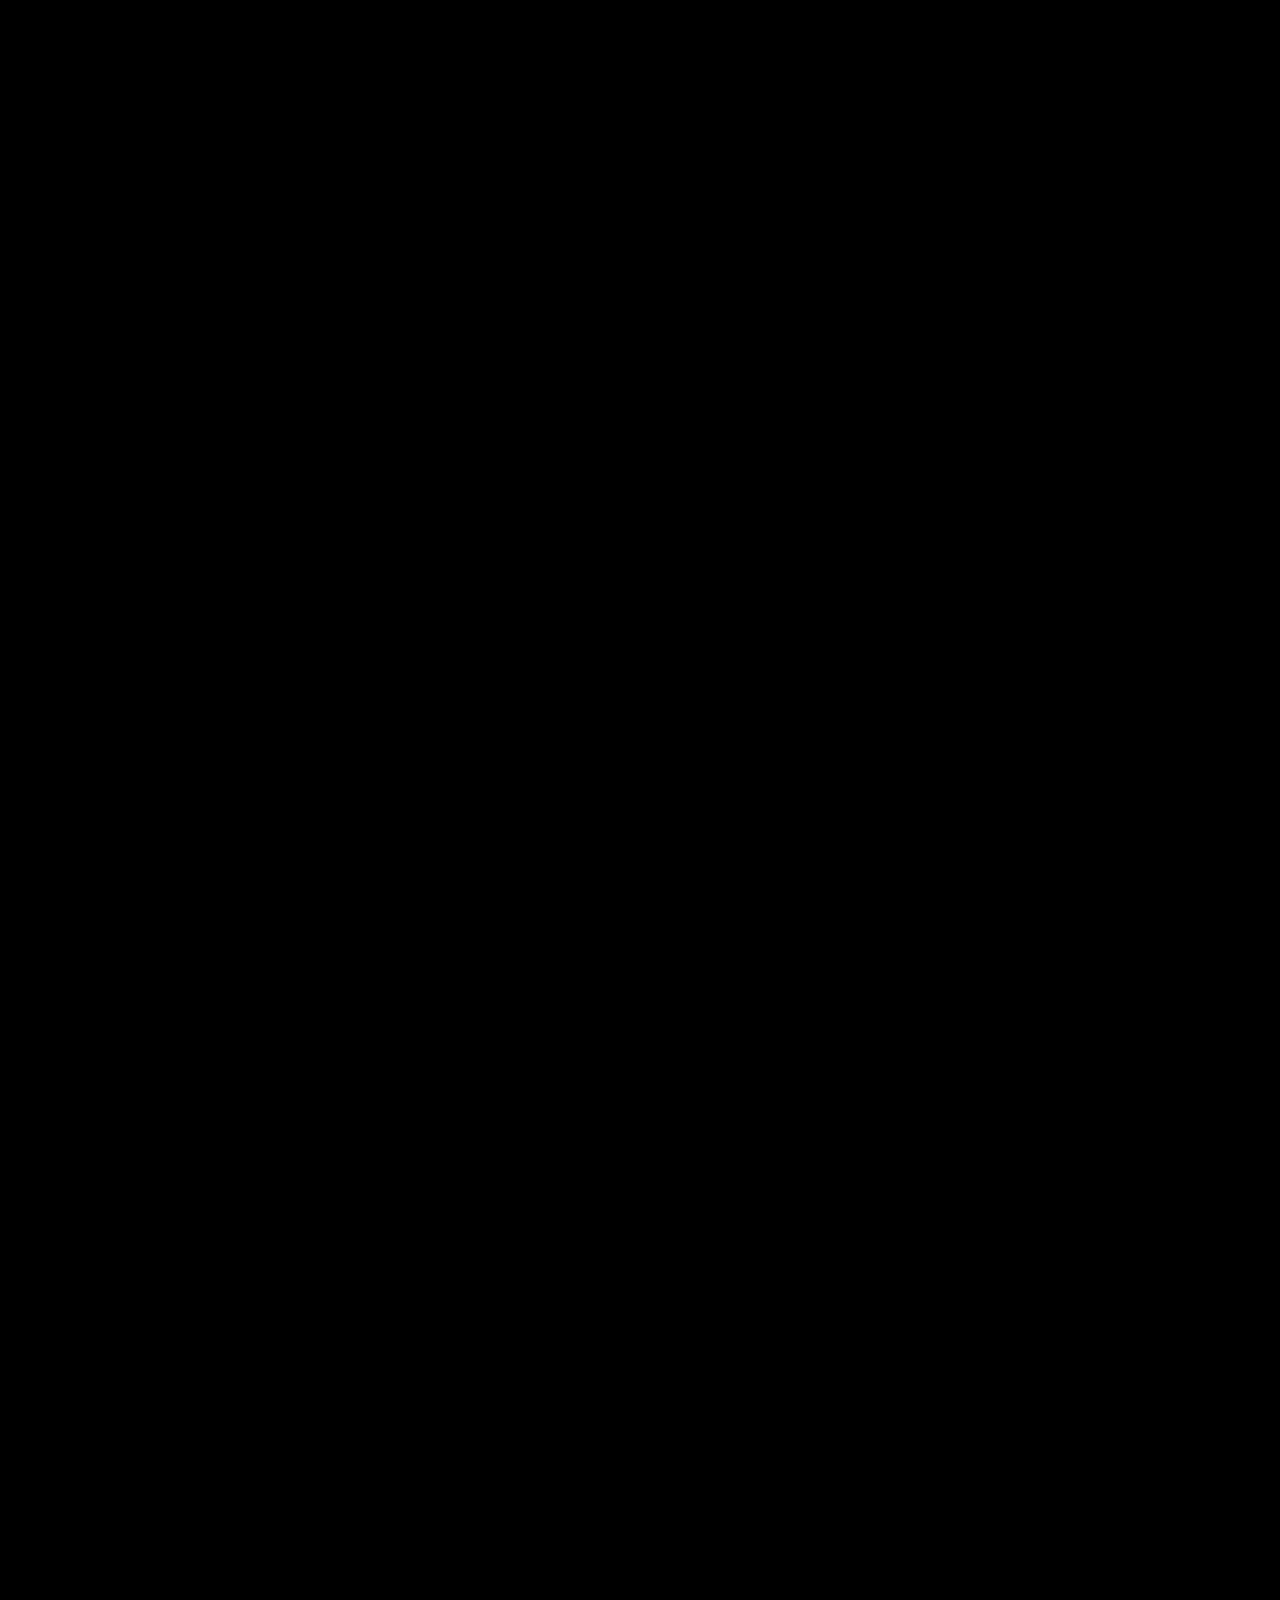
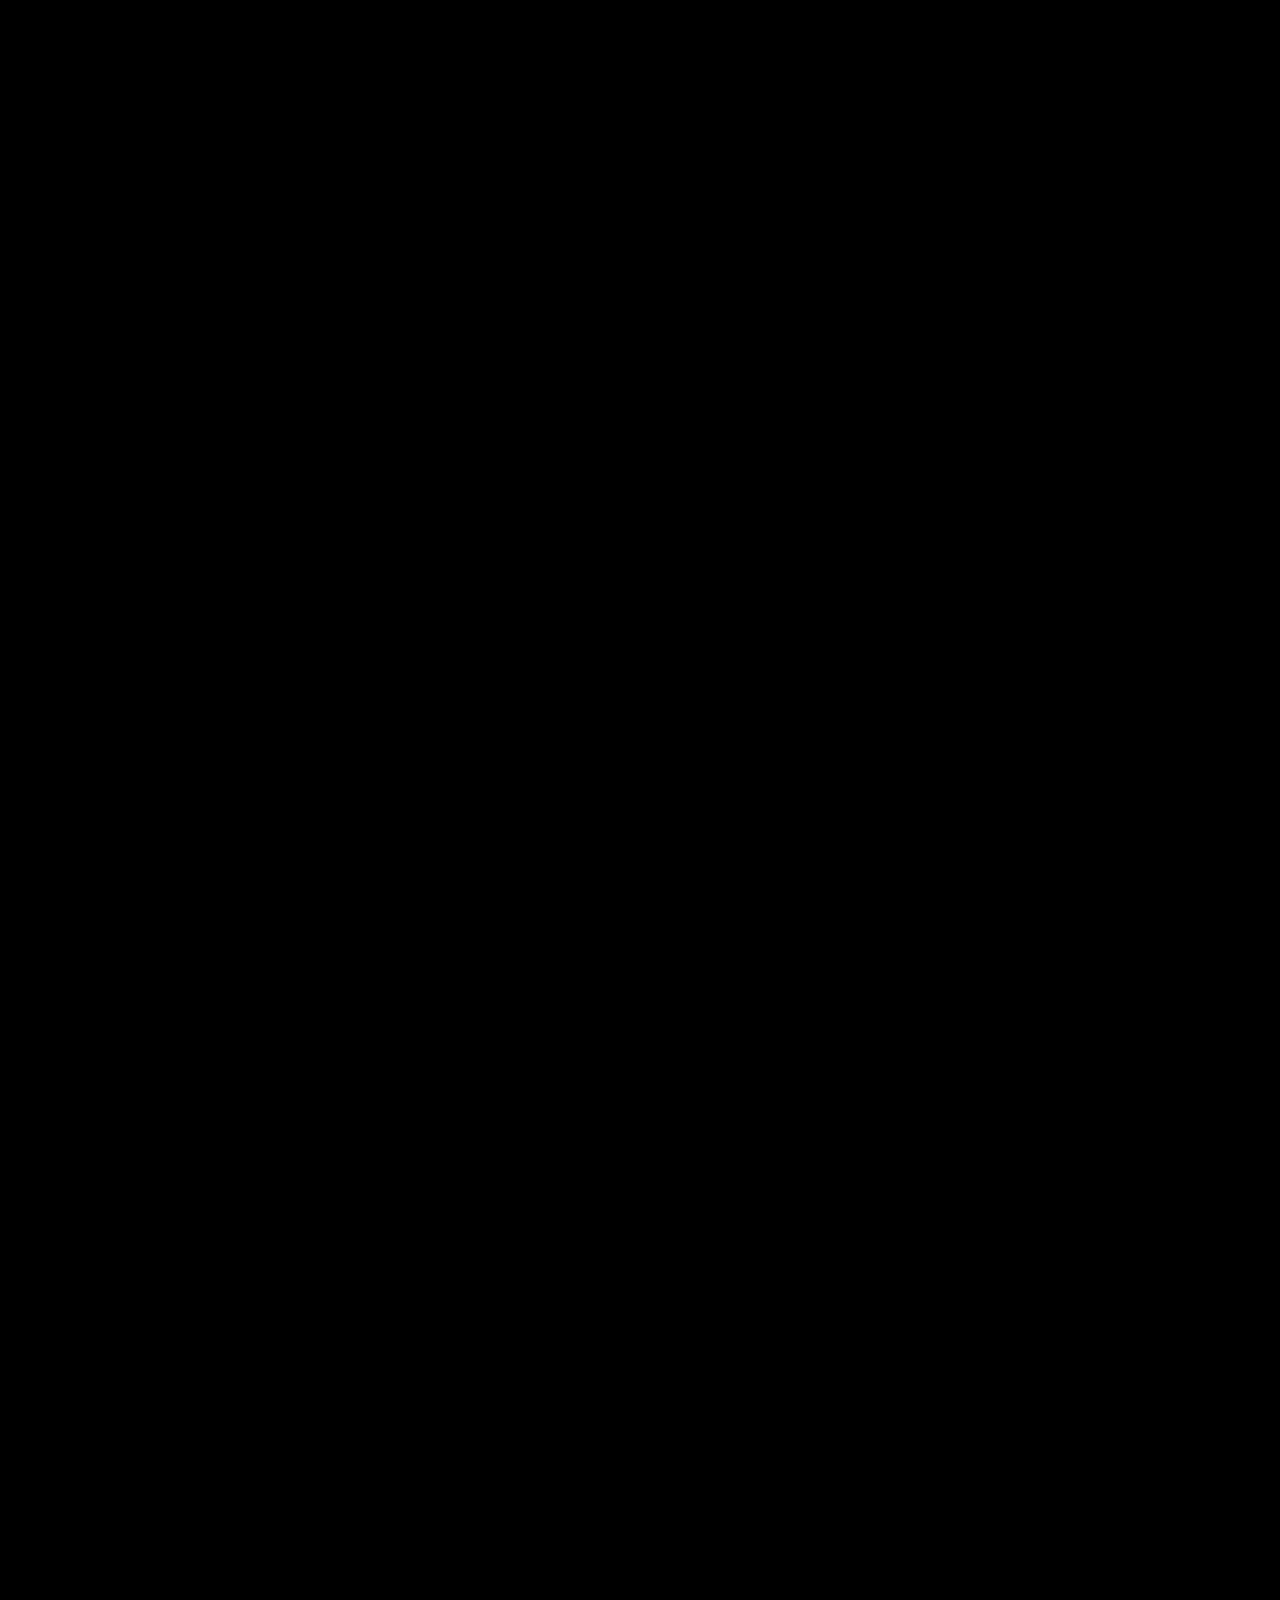
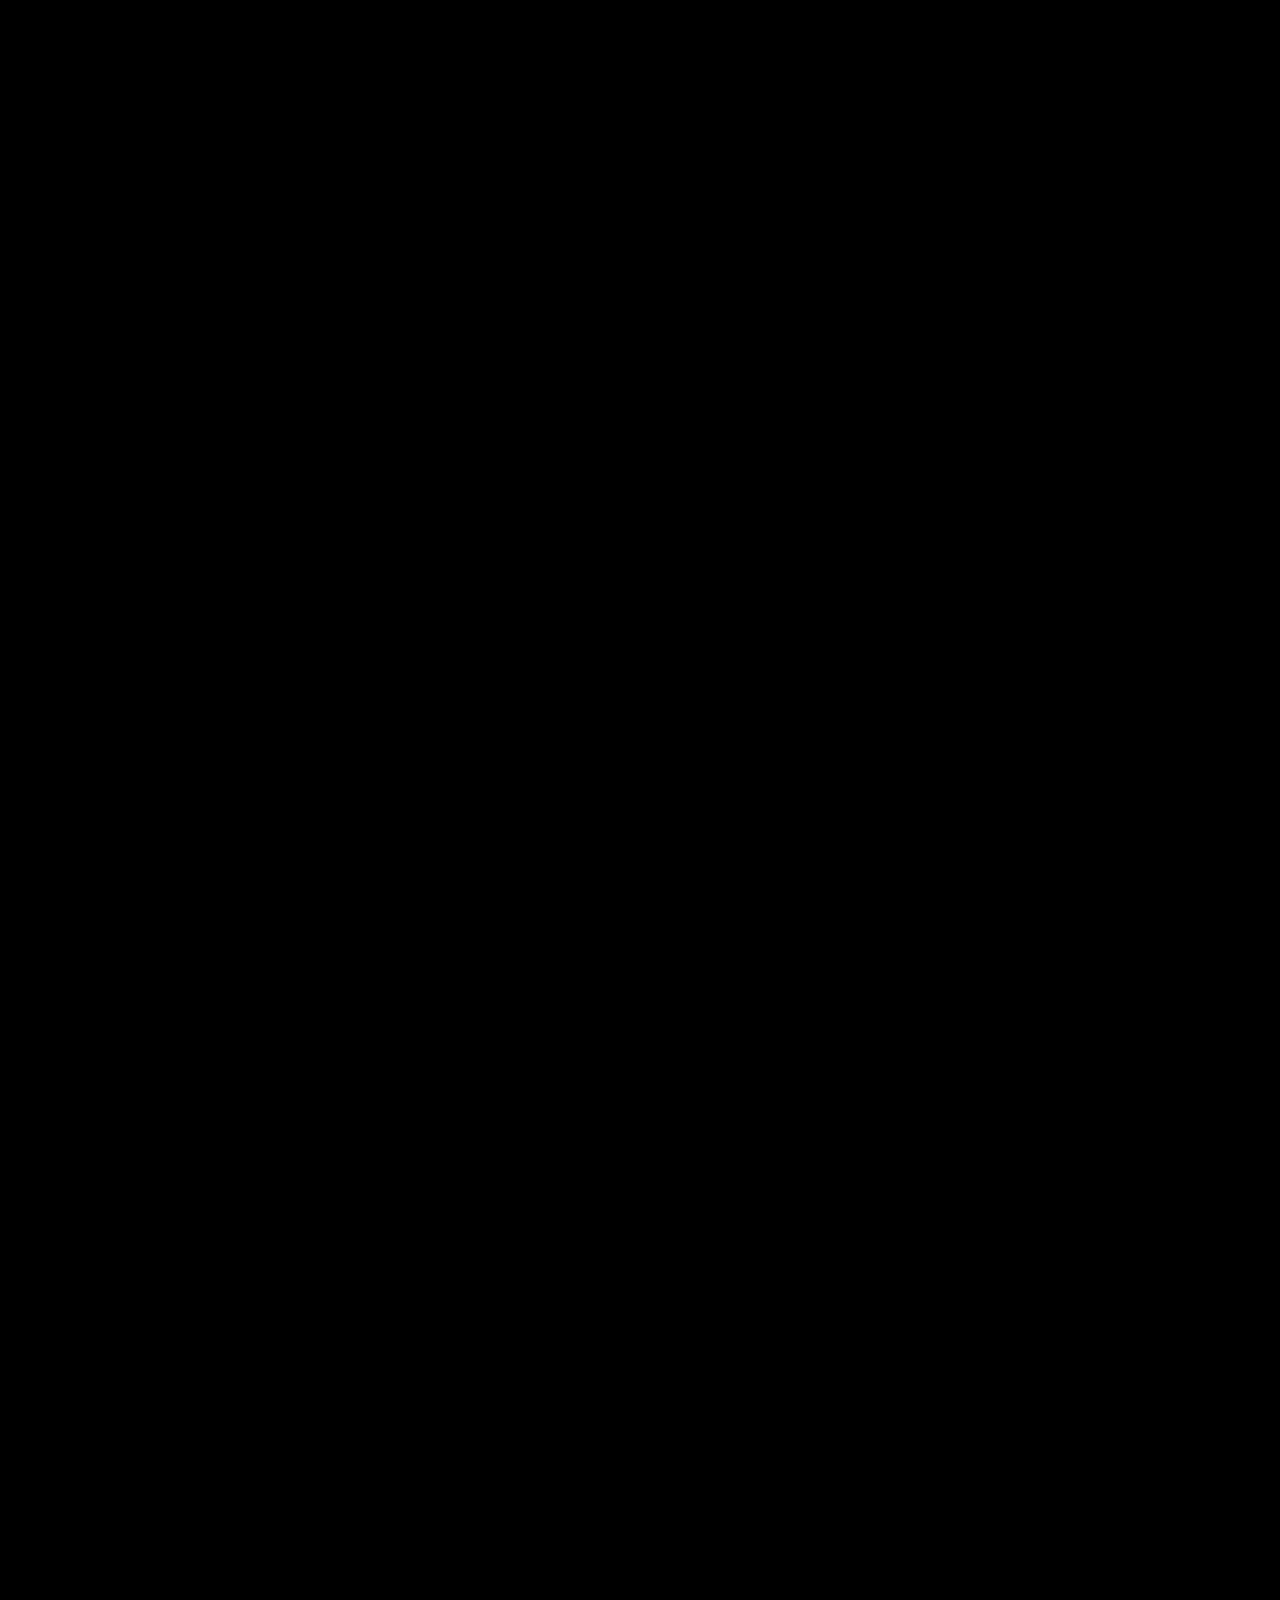
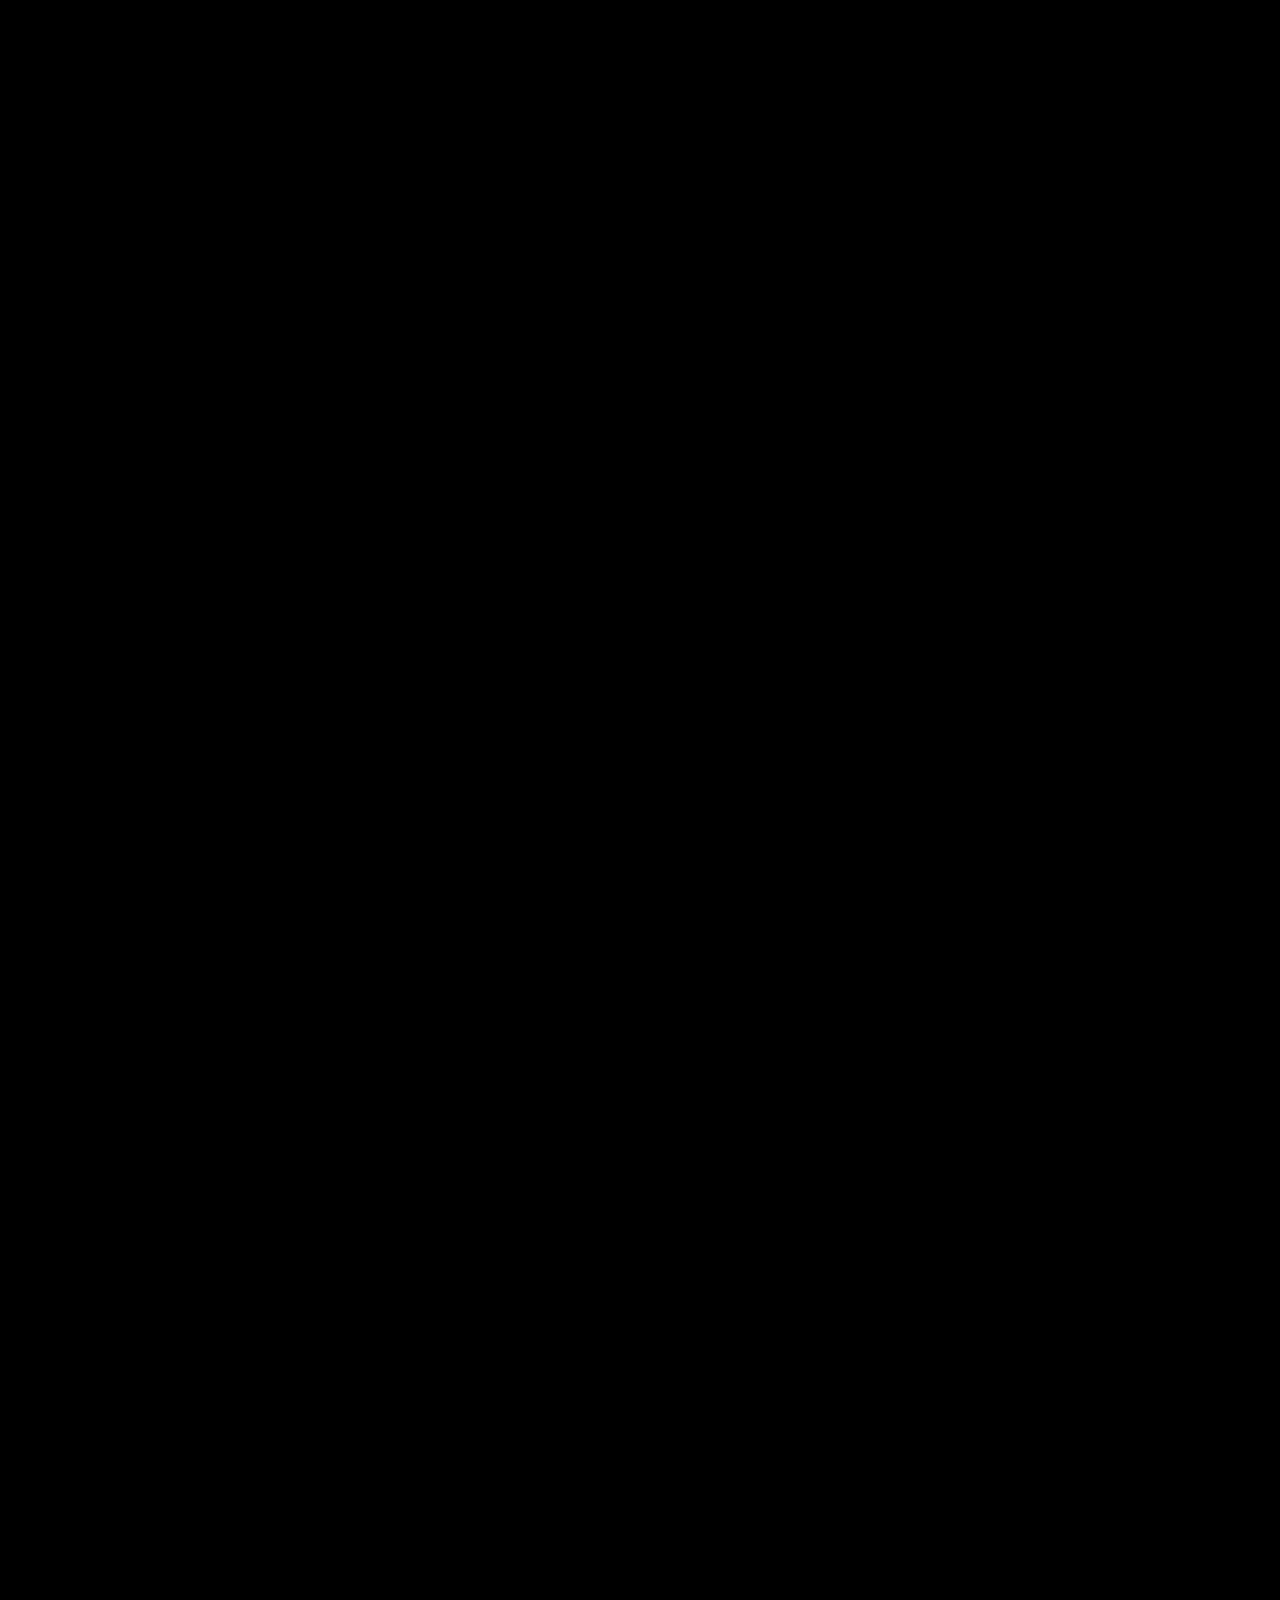
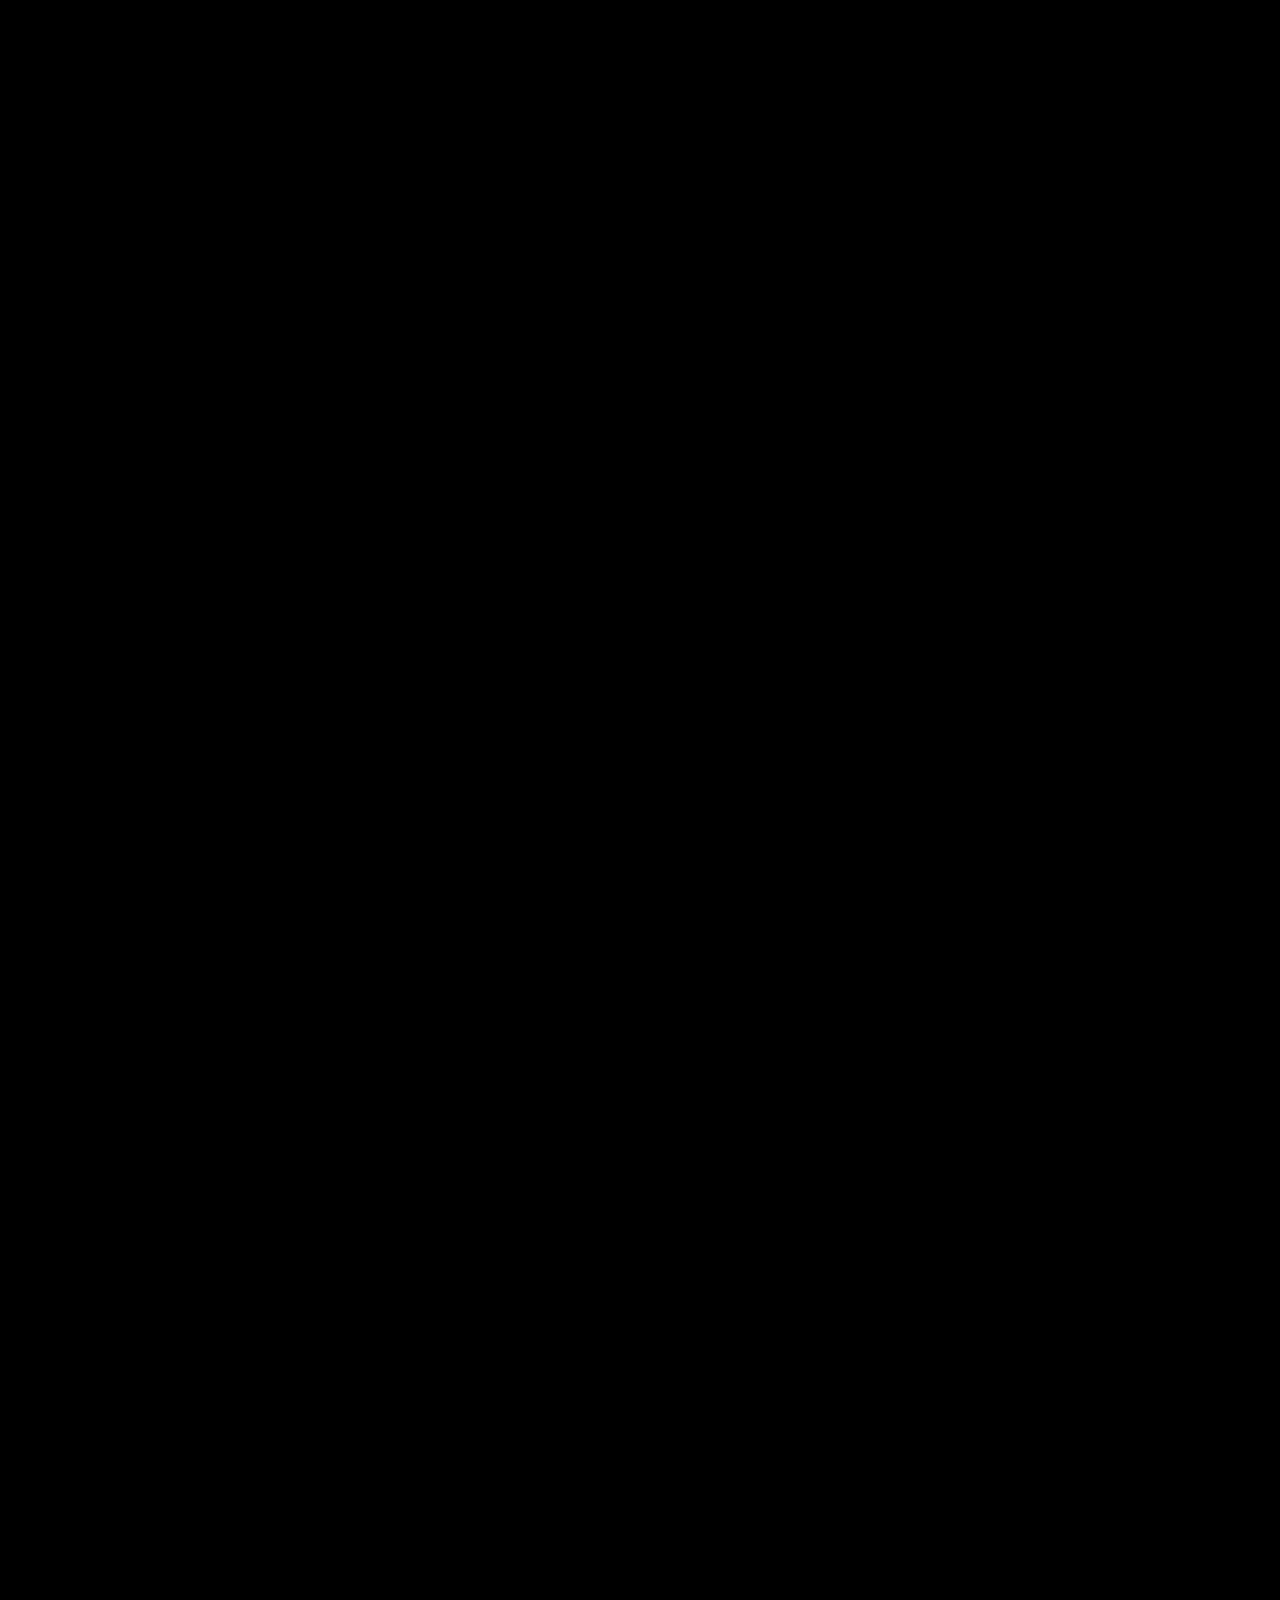
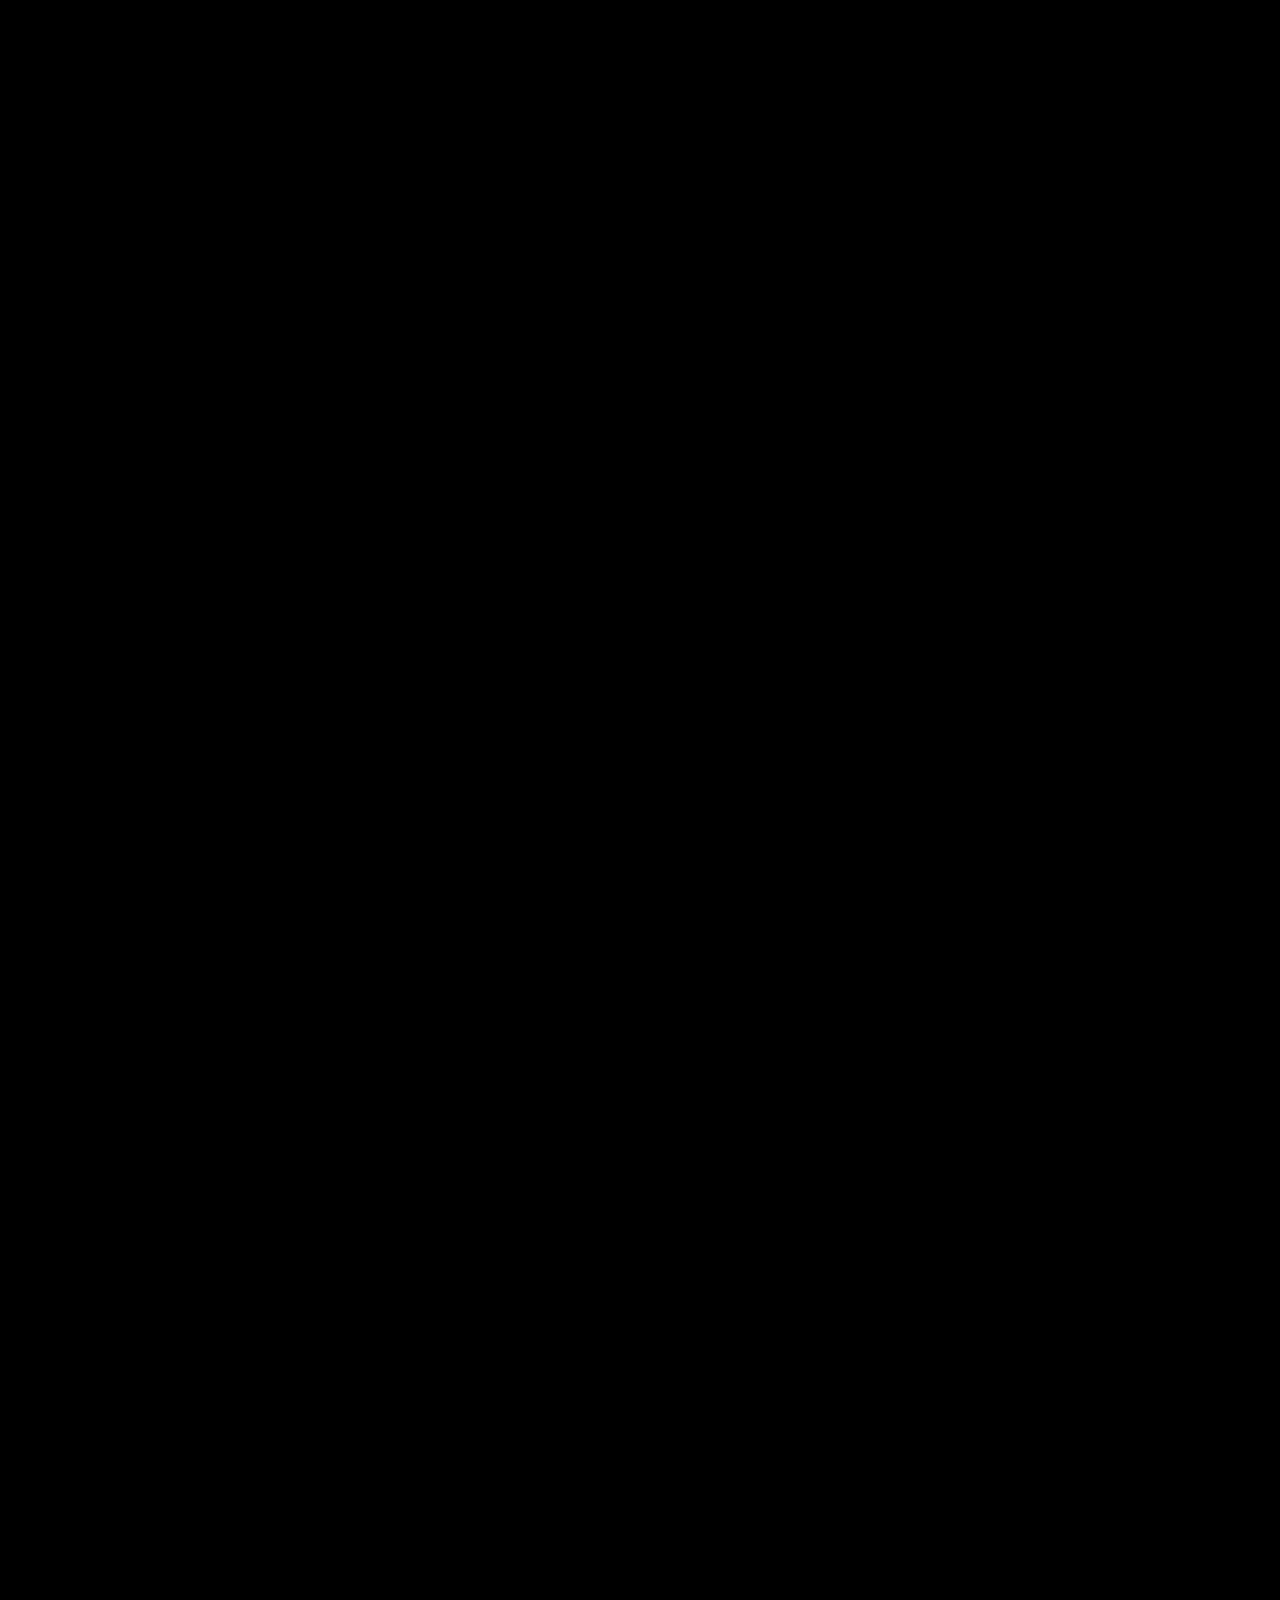
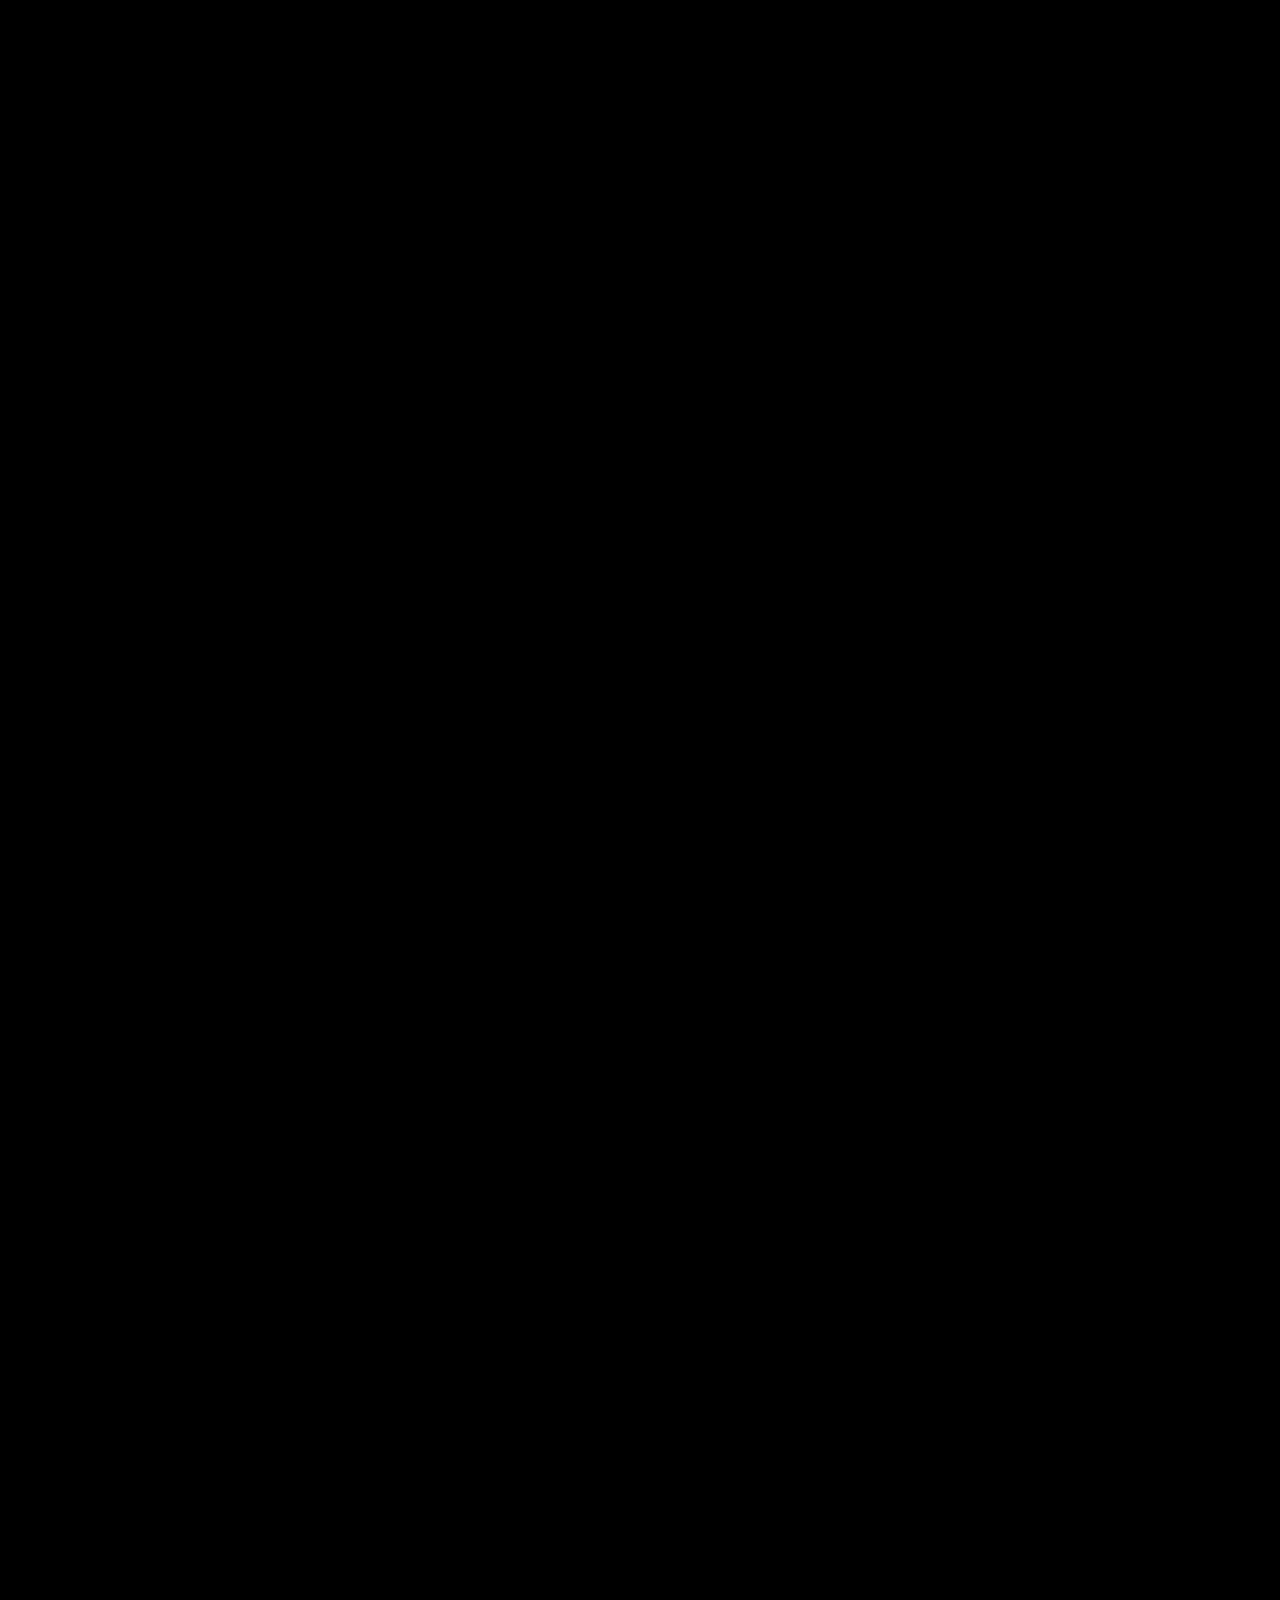
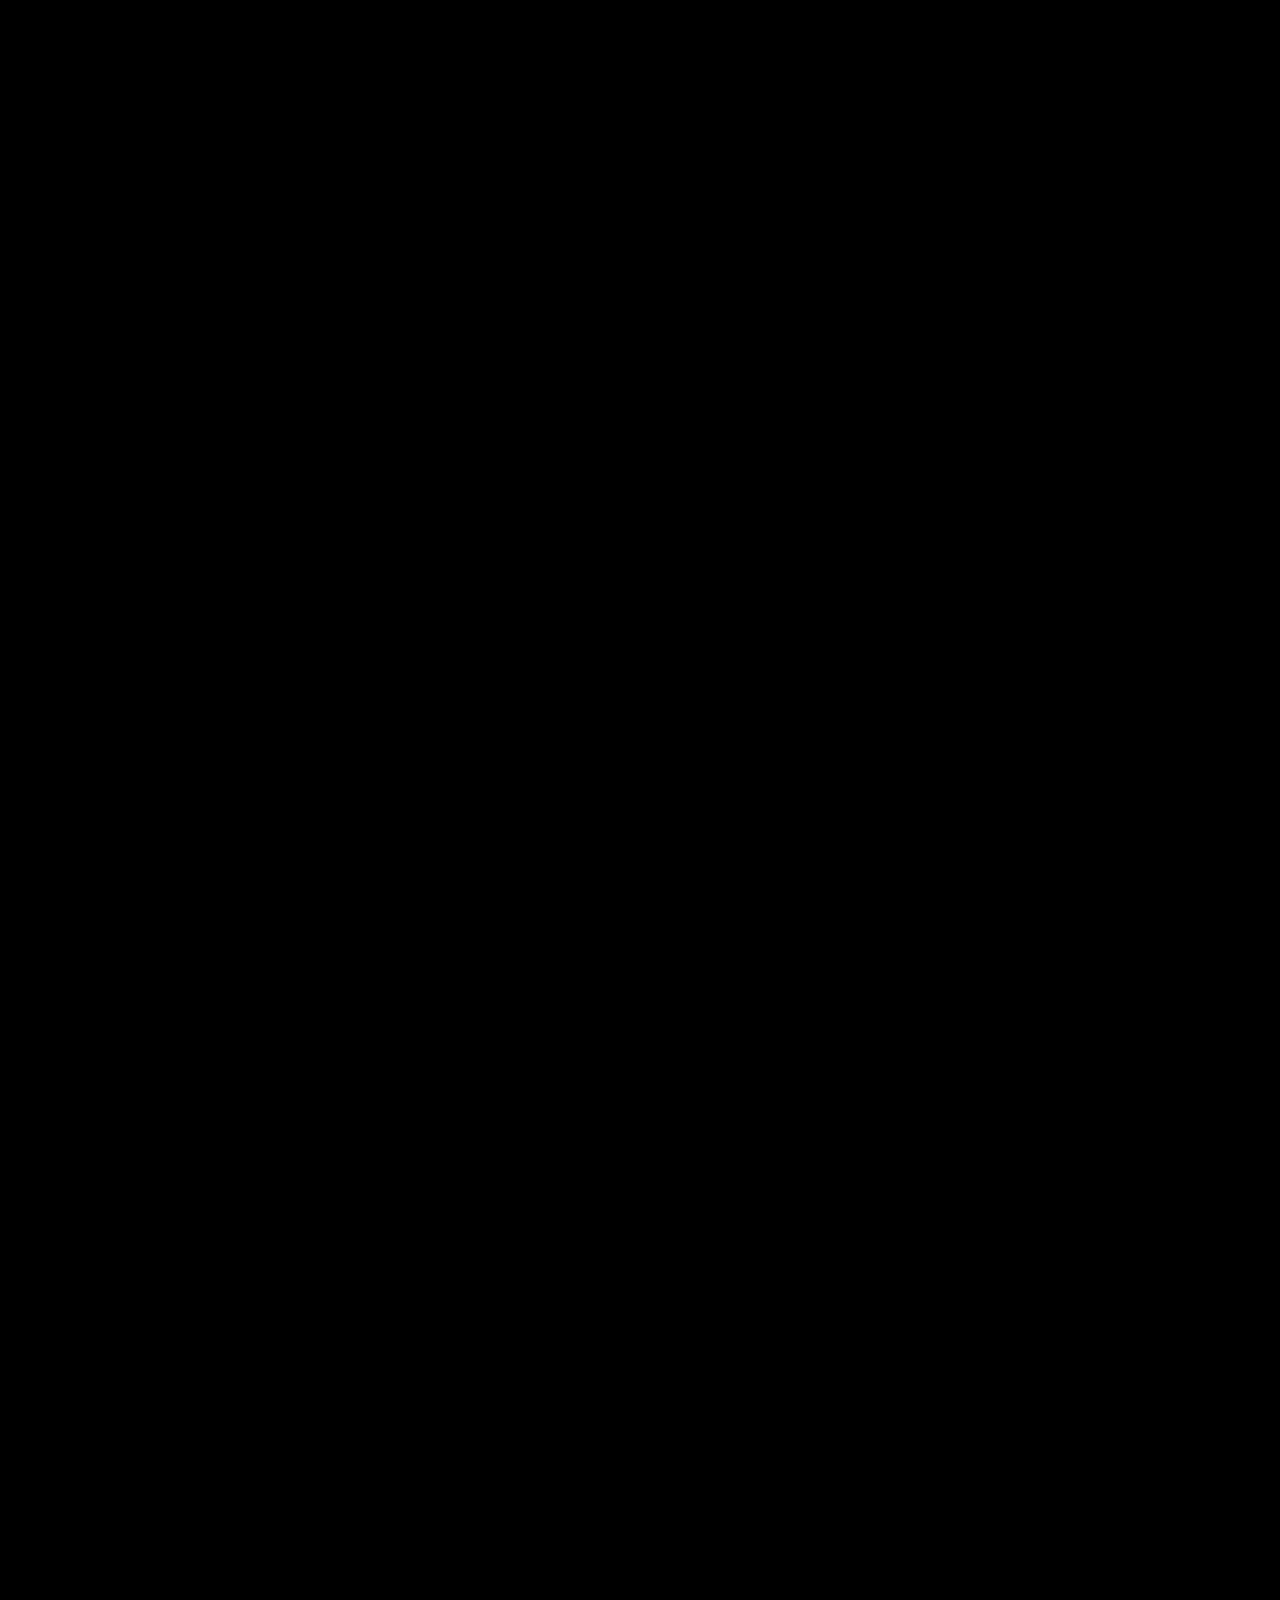
<file: photo.html>
<!doctype html>
<html lang="en">
<meta charset="utf-8">
<meta name="viewport" content="width=device-width, initial-scale=1, viewport-fit=cover">
<title>Photo · Nolann Petri</title>
<meta name="description" content="Photographs by Nolann Petri: events, athletics, cities and light, then cars, 2024 to 2026.">
<meta name="theme-color" content="#000000">
<meta name="color-scheme" content="dark">
<meta property="og:title" content="Photo · Nolann Petri">
<meta property="og:image" content="img/og.jpg">
<link rel="icon" href="img/icon.svg" type="image/svg+xml">
<link rel="preconnect" href="https://fonts.googleapis.com">
<link rel="preconnect" href="https://fonts.gstatic.com" crossorigin>
<link rel="stylesheet" href="https://fonts.googleapis.com/css2?family=Archivo:wdth,wght@62..125,100..900&family=Azeret+Mono:wght@300..600&display=swap">
<link rel="stylesheet" href="style.css">
<script type="module" src="site.js"></script>
<script type="module" src="photo.js"></script>

<body class="p-photo">
<a class="skip" href="#main" data-fr="Aller au contenu">Skip to content</a>

<header class="chrome">
  <a class="mark" href="index.html"><span>Nolann</span> <span>Petri</span></a>
  <nav class="reels" aria-label="Reels">
    <a href="photo.html" aria-current="page">Photo</a>
    <a href="code.html">Code</a>
    <a href="film.html">Film</a>
    <a href="design.html">Design</a>
  </nav>
  <div class="chrome-r">
    <button class="st" id="st" type="button" aria-label="Subtitles: switch to French" data-label-fr="Sous-titres : passer en anglais"><svg viewBox="0 0 24 24" aria-hidden="true"><rect x="3" y="5.5" width="18" height="13" rx="1.5"/><path d="M6.5 13.5h5M13.5 13.5h4M6.5 16h8"/></svg><span class="st-en">EN</span><span class="st-fr">FR</span></button>
    <a class="to-contact" href="contact.html">Contact</a>
  </div>
</header>

<main id="main">
  <header class="card wrap">
    <h1 class="card-h1">Photo</h1>
    <p class="card-lead" data-fr="D’abord les gens : événements, athlétisme, villes et lumière ; les voitures ensuite. Pris au Sony α6500 et α7R IV, de 2024 à 2026. Faites défiler pour dérouler la pellicule, ou touchez « Tout voir » pour voir toutes les photos d’un coup.">People first: events, athletics, cities and light; cars after. Shot on a Sony α6500 and α7R IV, from 2024 to 2026. Scroll to run the film, or press “See all” to see every photo at once.</p>
    <div class="view-switch" role="group" aria-label="View" data-label-fr="Affichage">
      <button type="button" class="btn" data-view="strip" aria-pressed="true"><span data-fr="Défiler">Scroll</span></button>
      <button type="button" class="btn" data-view="sheet" aria-pressed="false"><span data-fr="Tout voir">See all</span></button>
    </div>
  </header>

  <nav class="series wrap" aria-label="Series" data-label-fr="Séries">
    <a href="#s-events" style="--bg: url(img/p/sm/events-n02.webp)"><span data-fr="Événements">Events</span><span class="tc">02.2025–10.2026</span></a>
    <a href="#s-athletics" style="--bg: url(img/p/sm/athletics-01.webp)"><span data-fr="Athlétisme">Athletics</span><span class="tc">12.2024–05.2026</span></a>
    <a href="#s-cities" style="--bg: url(img/p/sm/cities-n06.webp)"><span data-fr="Villes">Cities</span><span class="tc">02–10.2026</span></a>
    <a href="#s-light" style="--bg: url(img/p/sm/light-01.webp)"><span data-fr="Lumière">Light</span><span class="tc">02.2025–07.2026</span></a>
    <a href="#s-track" style="--bg: url(img/p/sm/track-01.webp)"><span data-fr="Piste">Track</span><span class="tc">07.2026</span></a>
    <a href="#s-cars" style="--bg: url(img/p/sm/cars-n08.webp)"><span data-fr="Voitures">Cars</span><span class="tc">02.2025–02.2026</span></a>
    <a href="#s-meets" style="--bg: url(img/p/sm/meets-01.webp)"><span data-fr="Rassemblements">Meets</span><span class="tc">11.2024–07.2025</span></a>
    <a href="#s-showroom" style="--bg: url(img/p/sm/showroom-01.webp)"><span>Showrooms</span><span class="tc">01–02.2025</span></a>
    <a href="#s-heritage" style="--bg: url(img/p/sm/heritage-01.webp)"><span data-fr="Patrimoine">Heritage</span><span class="tc">02–04.2025</span></a>
    <a href="#s-details" style="--bg: url(img/p/sm/details-01.webp)"><span data-fr="Détails">Details</span><span class="tc">06–11.2025</span></a>
  </nav>

  <section class="reel" id="reel" aria-label="The film strip" data-label-fr="La pellicule">
    <div class="reel-pin">
      <div class="reel-track" id="track">
        <header class="slate" id="s-events">
          <h2 data-fr="Événements">Events</h2>
          <p class="slate-meta"><span>02.2025–10.2026</span><span>Sony α7R IV · iPhone 13 Pro</span><span data-fr="2 images">2 frames</span></p>
        </header>
        <figure class="fr p" data-cap="On stage, arms open" data-cap-fr="Sur scène, bras ouverts"><button class="fr-hit" type="button"><img src="img/p/sm/events-n02.webp" data-full="img/p/events-n02.webp" alt="On stage, arms open" data-label-fr="Sur scène, bras ouverts" loading="lazy" decoding="async" width="1350" height="1800"></button><figcaption><span class="edge">18.02.2025 · 01/02</span><span data-fr="Sur scène, bras ouverts">On stage, arms open</span></figcaption></figure>
        <figure class="fr l" data-cap="The crowd, under red light" data-cap-fr="La foule, sous la lumière rouge"><button class="fr-hit" type="button"><img src="img/p/sm/events-n01.webp" data-full="img/p/events-n01.webp" alt="The crowd, under red light" data-label-fr="La foule, sous la lumière rouge" loading="lazy" decoding="async" width="1800" height="1200"></button><figcaption><span class="edge">27.10.2026 · 02/02</span><span data-fr="La foule, sous la lumière rouge">The crowd, under red light</span></figcaption></figure>
        <header class="slate" id="s-athletics">
          <h2 data-fr="Athlétisme">Athletics</h2>
          <p class="slate-meta"><span>12.2024–05.2026</span><span>Sony α6500</span><span data-fr="6 images">6 frames</span></p>
        </header>
        <figure class="fr p" data-cap="High jump, indoors" data-cap-fr="Saut en hauteur, en salle"><button class="fr-hit" type="button"><img src="img/p/sm/athletics-01.webp" data-full="img/p/athletics-01.webp" alt="High jump, indoors" data-label-fr="Saut en hauteur, en salle" loading="lazy" decoding="async" width="1012" height="1800"></button><figcaption><span class="edge">11.12.2024 · 01/06</span><span data-fr="Saut en hauteur, en salle">High jump, indoors</span></figcaption></figure>
        <figure class="fr l" data-cap="Warm-up lap" data-cap-fr="Tour d’échauffement"><button class="fr-hit" type="button"><img src="img/p/sm/athletics-n03.webp" data-full="img/p/athletics-n03.webp" alt="Warm-up lap" data-label-fr="Tour d’échauffement" loading="lazy" decoding="async" width="1800" height="1200"></button><figcaption><span class="edge">11.12.2024 · 02/06</span><span data-fr="Tour d’échauffement">Warm-up lap</span></figcaption></figure>
        <figure class="fr p" data-cap="Indoor track" data-cap-fr="Piste couverte"><button class="fr-hit" type="button"><img src="img/p/sm/athletics-02.webp" data-full="img/p/athletics-02.webp" alt="Indoor track" data-label-fr="Piste couverte" loading="lazy" decoding="async" width="1199" height="1800"></button><figcaption><span class="edge">05.02.2025 · 03/06</span><span data-fr="Piste couverte">Indoor track</span></figcaption></figure>
        <figure class="fr l" data-cap="Indoor meet, from the stands" data-cap-fr="Meeting en salle, depuis les tribunes"><button class="fr-hit" type="button"><img src="img/p/sm/athletics-n02.webp" data-full="img/p/athletics-n02.webp" alt="Indoor meet, from the stands" data-label-fr="Meeting en salle, depuis les tribunes" loading="lazy" decoding="async" width="1800" height="1200"></button><figcaption><span class="edge">05.02.2025 · 04/06</span><span data-fr="Meeting en salle, depuis les tribunes">Indoor meet, from the stands</span></figcaption></figure>
        <figure class="fr p" data-cap="Sprint" data-cap-fr="Sprint"><button class="fr-hit" type="button"><img src="img/p/sm/athletics-03.webp" data-full="img/p/athletics-03.webp" alt="Sprint" data-label-fr="Sprint" loading="lazy" decoding="async" width="1200" height="1800"></button><figcaption><span class="edge">17.05.2026 · 05/06</span><span data-fr="Sprint">Sprint</span></figcaption></figure>
        <figure class="fr p" data-cap="Steeplechase, the water jump" data-cap-fr="Steeple, la rivière"><button class="fr-hit" type="button"><img src="img/p/sm/athletics-n01.webp" data-full="img/p/athletics-n01.webp" alt="Steeplechase, the water jump" data-label-fr="Steeple, la rivière" loading="lazy" decoding="async" width="1012" height="1800"></button><figcaption><span class="edge">17.05.2026 · 06/06</span><span data-fr="Steeple, la rivière">Steeplechase, the water jump</span></figcaption></figure>
        <header class="slate" id="s-cities">
          <h2 data-fr="Villes">Cities</h2>
          <p class="slate-meta"><span>02–10.2026</span><span>Sony α6500 · Sony α7R IV</span><span data-fr="7 images">7 frames</span></p>
        </header>
        <figure class="fr p" data-cap="Lamps over the terrace" data-cap-fr="Lampes au-dessus de la terrasse"><button class="fr-hit" type="button"><img src="img/p/sm/cities-n06.webp" data-full="img/p/cities-n06.webp" alt="Lamps over the terrace" data-label-fr="Lampes au-dessus de la terrasse" loading="lazy" decoding="async" width="1200" height="1800"></button><figcaption><span class="edge">17.02.2026 · 01/07</span><span data-fr="Lampes au-dessus de la terrasse">Lamps over the terrace</span></figcaption></figure>
        <figure class="fr p" data-cap="Dome under the clouds" data-cap-fr="Coupole sous les nuages"><button class="fr-hit" type="button"><img src="img/p/sm/cities-n03.webp" data-full="img/p/cities-n03.webp" alt="Dome under the clouds" data-label-fr="Coupole sous les nuages" loading="lazy" decoding="async" width="1200" height="1800"></button><figcaption><span class="edge">18.02.2026 · 02/07</span><span data-fr="Coupole sous les nuages">Dome under the clouds</span></figcaption></figure>
        <figure class="fr p" data-cap="Façade, straight on" data-cap-fr="Façade, de face"><button class="fr-hit" type="button"><img src="img/p/sm/cities-n04.webp" data-full="img/p/cities-n04.webp" alt="Façade, straight on" data-label-fr="Façade, de face" loading="lazy" decoding="async" width="1200" height="1800"></button><figcaption><span class="edge">18.02.2026 · 03/07</span><span data-fr="Façade, de face">Façade, straight on</span></figcaption></figure>
        <figure class="fr p" data-cap="Cat asleep in the doorway" data-cap-fr="Chat endormi sous le porche"><button class="fr-hit" type="button"><img src="img/p/sm/cities-n07.webp" data-full="img/p/cities-n07.webp" alt="Cat asleep in the doorway" data-label-fr="Chat endormi sous le porche" loading="lazy" decoding="async" width="1012" height="1800"></button><figcaption><span class="edge">18.02.2026 · 04/07</span><span data-fr="Chat endormi sous le porche">Cat asleep in the doorway</span></figcaption></figure>
        <figure class="fr p" data-cap="Traffic light on a plastered wall" data-cap-fr="Feu tricolore sur un mur d’affiches"><button class="fr-hit" type="button"><img src="img/p/sm/cities-n05.webp" data-full="img/p/cities-n05.webp" alt="Traffic light on a plastered wall" data-label-fr="Feu tricolore sur un mur d’affiches" loading="lazy" decoding="async" width="1012" height="1800"></button><figcaption><span class="edge">21.02.2026 · 05/07</span><span data-fr="Feu tricolore sur un mur d’affiches">Traffic light on a plastered wall</span></figcaption></figure>
        <figure class="fr p" data-cap="Evening over the water" data-cap-fr="Le soir sur l’eau"><button class="fr-hit" type="button"><img src="img/p/sm/cities-n01.webp" data-full="img/p/cities-n01.webp" alt="Evening over the water" data-label-fr="Le soir sur l’eau" loading="lazy" decoding="async" width="1200" height="1800"></button><figcaption><span class="edge">28.10.2026 · 06/07</span><span data-fr="Le soir sur l’eau">Evening over the water</span></figcaption></figure>
        <figure class="fr p" data-cap="Spire at the blue hour" data-cap-fr="Clocher à l’heure bleue"><button class="fr-hit" type="button"><img src="img/p/sm/cities-n02.webp" data-full="img/p/cities-n02.webp" alt="Spire at the blue hour" data-label-fr="Clocher à l’heure bleue" loading="lazy" decoding="async" width="1200" height="1800"></button><figcaption><span class="edge">28.10.2026 · 07/07</span><span data-fr="Clocher à l’heure bleue">Spire at the blue hour</span></figcaption></figure>
        <header class="slate" id="s-light">
          <h2 data-fr="Lumière">Light</h2>
          <p class="slate-meta"><span>02.2025–07.2026</span><span>Canon EOS 550D · Sony α6500</span><span data-fr="15 images">15 frames</span></p>
        </header>
        <figure class="fr p" data-cap="Street lamps at dusk" data-cap-fr="Réverbères au crépuscule"><button class="fr-hit" type="button"><img src="img/p/sm/light-01.webp" data-full="img/p/light-01.webp" alt="Street lamps at dusk" data-label-fr="Réverbères au crépuscule" loading="lazy" decoding="async" width="1200" height="1800"></button><figcaption><span class="edge">04.02.2025 · 01/15</span><span data-fr="Réverbères au crépuscule">Street lamps at dusk</span></figcaption></figure>
        <figure class="fr p" data-cap="Supermoto at sunset" data-cap-fr="Supermotard au coucher du soleil"><button class="fr-hit" type="button"><img src="img/p/sm/light-02.webp" data-full="img/p/light-02.webp" alt="Supermoto at sunset" data-label-fr="Supermotard au coucher du soleil" loading="lazy" decoding="async" width="1200" height="1800"></button><figcaption><span class="edge">19.04.2025 · 02/15</span><span data-fr="Supermotard au coucher du soleil">Supermoto at sunset</span></figcaption></figure>
        <figure class="fr p" data-cap="Last light on the bars" data-cap-fr="Dernière lumière sur le guidon"><button class="fr-hit" type="button"><img src="img/p/sm/light-03.webp" data-full="img/p/light-03.webp" alt="Last light on the bars" data-label-fr="Dernière lumière sur le guidon" loading="lazy" decoding="async" width="1200" height="1800"></button><figcaption><span class="edge">19.04.2025 · 03/15</span><span data-fr="Dernière lumière sur le guidon">Last light on the bars</span></figcaption></figure>
        <figure class="fr p" data-cap="Apple blossom" data-cap-fr="Fleurs de pommier"><button class="fr-hit" type="button"><img src="img/p/sm/light-n02.webp" data-full="img/p/light-n02.webp" alt="Apple blossom" data-label-fr="Fleurs de pommier" loading="lazy" decoding="async" width="1200" height="1800"></button><figcaption><span class="edge">19.04.2025 · 04/15</span><span data-fr="Fleurs de pommier">Apple blossom</span></figcaption></figure>
        <figure class="fr l" data-cap="13 July, fireworks" data-cap-fr="13 juillet, feu d’artifice"><button class="fr-hit" type="button"><img src="img/p/sm/light-04.webp" data-full="img/p/light-04.webp" alt="13 July, fireworks" data-label-fr="13 juillet, feu d’artifice" loading="lazy" decoding="async" width="1800" height="1200"></button><figcaption><span class="edge">13.07.2025 · 05/15</span><span data-fr="13 juillet, feu d’artifice">13 July, fireworks</span></figcaption></figure>
        <figure class="fr p" data-cap="Sunset through the door" data-cap-fr="Coucher de soleil par la portière"><button class="fr-hit" type="button"><img src="img/p/sm/light-05.webp" data-full="img/p/light-05.webp" alt="Sunset through the door" data-label-fr="Coucher de soleil par la portière" loading="lazy" decoding="async" width="1200" height="1800"></button><figcaption><span class="edge">10.2025 · 06/15</span><span data-fr="Coucher de soleil par la portière">Sunset through the door</span></figcaption></figure>
        <figure class="fr p" data-cap="Last light on the ridge" data-cap-fr="Dernière lumière sur la crête"><button class="fr-hit" type="button"><img src="img/p/sm/light-n04.webp" data-full="img/p/light-n04.webp" alt="Last light on the ridge" data-label-fr="Dernière lumière sur la crête" loading="lazy" decoding="async" width="1200" height="1800"></button><figcaption><span class="edge">28.10.2025 · 07/15</span><span data-fr="Dernière lumière sur la crête">Last light on the ridge</span></figcaption></figure>
        <figure class="fr l" data-cap="Sunset over the forest" data-cap-fr="Coucher de soleil sur la forêt"><button class="fr-hit" type="button"><img src="img/p/sm/light-n05.webp" data-full="img/p/light-n05.webp" alt="Sunset over the forest" data-label-fr="Coucher de soleil sur la forêt" loading="lazy" decoding="async" width="1800" height="1200"></button><figcaption><span class="edge">28.10.2025 · 08/15</span><span data-fr="Coucher de soleil sur la forêt">Sunset over the forest</span></figcaption></figure>
        <figure class="fr p" data-cap="The sun in the frame" data-cap-fr="Le soleil dans le cadre"><button class="fr-hit" type="button"><img src="img/p/sm/light-n06.webp" data-full="img/p/light-n06.webp" alt="The sun in the frame" data-label-fr="Le soleil dans le cadre" loading="lazy" decoding="async" width="1200" height="1800"></button><figcaption><span class="edge">29.10.2025 · 09/15</span><span data-fr="Le soleil dans le cadre">The sun in the frame</span></figcaption></figure>
        <figure class="fr p" data-cap="Church, late light" data-cap-fr="Église, lumière du soir"><button class="fr-hit" type="button"><img src="img/p/sm/light-09.webp" data-full="img/p/light-09.webp" alt="Church, late light" data-label-fr="Église, lumière du soir" loading="lazy" decoding="async" width="1200" height="1800"></button><figcaption><span class="edge">18.02.2026 · 10/15</span><span data-fr="Église, lumière du soir">Church, late light</span></figcaption></figure>
        <figure class="fr p" data-cap="Waterfalls" data-cap-fr="Cascades"><button class="fr-hit" type="button"><img src="img/p/sm/light-07.webp" data-full="img/p/light-07.webp" alt="Waterfalls" data-label-fr="Cascades" loading="lazy" decoding="async" width="1012" height="1800"></button><figcaption><span class="edge">20.02.2026 · 11/15</span><span data-fr="Cascades">Waterfalls</span></figcaption></figure>
        <figure class="fr p" data-cap="Street lamp on the hill" data-cap-fr="Réverbère sur la colline"><button class="fr-hit" type="button"><img src="img/p/sm/light-n03.webp" data-full="img/p/light-n03.webp" alt="Street lamp on the hill" data-label-fr="Réverbère sur la colline" loading="lazy" decoding="async" width="1012" height="1800"></button><figcaption><span class="edge">21.02.2026 · 12/15</span><span data-fr="Réverbère sur la colline">Street lamp on the hill</span></figcaption></figure>
        <figure class="fr p" data-cap="Cherry blossom" data-cap-fr="Cerisier en fleur"><button class="fr-hit" type="button"><img src="img/p/sm/light-n01.webp" data-full="img/p/light-n01.webp" alt="Cherry blossom" data-label-fr="Cerisier en fleur" loading="lazy" decoding="async" width="1012" height="1800"></button><figcaption><span class="edge">08.04.2026 · 13/15</span><span data-fr="Cerisier en fleur">Cherry blossom</span></figcaption></figure>
        <figure class="fr p" data-cap="Under the surface" data-cap-fr="Sous la surface"><button class="fr-hit" type="button"><img src="img/p/sm/light-08.webp" data-full="img/p/light-08.webp" alt="Under the surface" data-label-fr="Sous la surface" loading="lazy" decoding="async" width="1012" height="1800"></button><figcaption><span class="edge">15.07.2026 · 14/15</span><span data-fr="Sous la surface">Under the surface</span></figcaption></figure>
        <figure class="fr l" data-cap="Wheat at sunset" data-cap-fr="Blé au coucher du soleil"><button class="fr-hit" type="button"><img src="img/p/sm/light-06.webp" data-full="img/p/light-06.webp" alt="Wheat at sunset" data-label-fr="Blé au coucher du soleil" loading="lazy" decoding="async" width="1800" height="1200"></button><figcaption><span class="edge">n.d. · 15/15</span><span data-fr="Blé au coucher du soleil">Wheat at sunset</span></figcaption></figure>
        <header class="slate" id="s-track">
          <h2 data-fr="Piste">Track</h2>
          <p class="slate-meta"><span>07.2026</span><span>Sony α6500</span><span data-fr="6 images">6 frames</span></p>
        </header>
        <figure class="fr p" data-cap="Strapped in" data-cap-fr="Sanglé"><button class="fr-hit" type="button"><img src="img/p/sm/track-01.webp" data-full="img/p/track-01.webp" alt="Strapped in" data-label-fr="Sanglé" loading="lazy" decoding="async" width="1200" height="1800"></button><figcaption><span class="edge">10.07.2026 · 01/06</span><span data-fr="Sanglé">Strapped in</span></figcaption></figure>
        <figure class="fr p" data-cap="Before the session" data-cap-fr="Avant la session"><button class="fr-hit" type="button"><img src="img/p/sm/track-n01.webp" data-full="img/p/track-n01.webp" alt="Before the session" data-label-fr="Avant la session" loading="lazy" decoding="async" width="1200" height="1800"></button><figcaption><span class="edge">11.07.2026 · 02/06</span><span data-fr="Avant la session">Before the session</span></figcaption></figure>
        <figure class="fr p" data-cap="Racing wheel" data-cap-fr="Volant de course"><button class="fr-hit" type="button"><img src="img/p/sm/track-n02.webp" data-full="img/p/track-n02.webp" alt="Racing wheel" data-label-fr="Volant de course" loading="lazy" decoding="async" width="1200" height="1800"></button><figcaption><span class="edge">11.07.2026 · 03/06</span><span data-fr="Volant de course">Racing wheel</span></figcaption></figure>
        <figure class="fr p" data-cap="Through the catch fence" data-cap-fr="À travers le grillage"><button class="fr-hit" type="button"><img src="img/p/sm/track-02.webp" data-full="img/p/track-02.webp" alt="Through the catch fence" data-label-fr="À travers le grillage" loading="lazy" decoding="async" width="1200" height="1800"></button><figcaption><span class="edge">12.07.2026 · 04/06</span><span data-fr="À travers le grillage">Through the catch fence</span></figcaption></figure>
        <figure class="fr p" data-cap="Over the blue run-off" data-cap-fr="Au-dessus des dégagements bleus"><button class="fr-hit" type="button"><img src="img/p/sm/track-03.webp" data-full="img/p/track-03.webp" alt="Over the blue run-off" data-label-fr="Au-dessus des dégagements bleus" loading="lazy" decoding="async" width="1012" height="1800"></button><figcaption><span class="edge">12.07.2026 · 05/06</span><span data-fr="Au-dessus des dégagements bleus">Over the blue run-off</span></figcaption></figure>
        <figure class="fr l" data-cap="Paul Ricard, the blue lines" data-cap-fr="Paul Ricard, les lignes bleues"><button class="fr-hit" type="button"><img src="img/p/sm/track-04.webp" data-full="img/p/track-04.webp" alt="Paul Ricard, the blue lines" data-label-fr="Paul Ricard, les lignes bleues" loading="lazy" decoding="async" width="1800" height="1200"></button><figcaption><span class="edge">12.07.2026 · 06/06</span><span data-fr="Paul Ricard, les lignes bleues">Paul Ricard, the blue lines</span></figcaption></figure>
        <header class="slate" id="s-cars">
          <h2 data-fr="Voitures">Cars</h2>
          <p class="slate-meta"><span>02.2025–02.2026</span><span>Sony α6500 · iPhone 13 Pro</span><span data-fr="10 images">10 frames</span></p>
        </header>
        <figure class="fr p" data-cap="Red, in the showroom" data-cap-fr="Rouge, dans le showroom"><button class="fr-hit" type="button"><img src="img/p/sm/cars-n08.webp" data-full="img/p/cars-n08.webp" alt="Red, in the showroom" data-label-fr="Rouge, dans le showroom" loading="lazy" decoding="async" width="1200" height="1800"></button><figcaption><span class="edge">01.02.2025 · 01/10</span><span data-fr="Rouge, dans le showroom">Red, in the showroom</span></figcaption></figure>
        <figure class="fr l" data-cap="Engine on a plinth, Essential Cars" data-cap-fr="Moteur sur socle, Essential Cars"><button class="fr-hit" type="button"><img src="img/p/sm/cars-n09.webp" data-full="img/p/cars-n09.webp" alt="Engine on a plinth, Essential Cars" data-label-fr="Moteur sur socle, Essential Cars" loading="lazy" decoding="async" width="1800" height="1200"></button><figcaption><span class="edge">01.02.2025 · 02/10</span><span data-fr="Moteur sur socle, Essential Cars">Engine on a plinth, Essential Cars</span></figcaption></figure>
        <figure class="fr l" data-cap="Carbon, up close" data-cap-fr="Carbone, de près"><button class="fr-hit" type="button"><img src="img/p/sm/cars-n10.webp" data-full="img/p/cars-n10.webp" alt="Carbon, up close" data-label-fr="Carbone, de près" loading="lazy" decoding="async" width="1800" height="1200"></button><figcaption><span class="edge">01.02.2025 · 03/10</span><span data-fr="Carbone, de près">Carbon, up close</span></figcaption></figure>
        <figure class="fr p" data-cap="Under the glass roof" data-cap-fr="Sous la verrière"><button class="fr-hit" type="button"><img src="img/p/sm/cars-n07.webp" data-full="img/p/cars-n07.webp" alt="Under the glass roof" data-label-fr="Sous la verrière" loading="lazy" decoding="async" width="1200" height="1800"></button><figcaption><span class="edge">23.07.2025 · 04/10</span><span data-fr="Sous la verrière">Under the glass roof</span></figcaption></figure>
        <figure class="fr p" data-cap="Interior, from the door" data-cap-fr="Habitacle, depuis la portière"><button class="fr-hit" type="button"><img src="img/p/sm/cars-n03.webp" data-full="img/p/cars-n03.webp" alt="Interior, from the door" data-label-fr="Habitacle, depuis la portière" loading="lazy" decoding="async" width="1200" height="1800"></button><figcaption><span class="edge">14.11.2025 · 05/10</span><span data-fr="Habitacle, depuis la portière">Interior, from the door</span></figcaption></figure>
        <figure class="fr p" data-cap="BMW kidneys, in red" data-cap-fr="Calandre BMW, en rouge"><button class="fr-hit" type="button"><img src="img/p/sm/cars-n04.webp" data-full="img/p/cars-n04.webp" alt="BMW kidneys, in red" data-label-fr="Calandre BMW, en rouge" loading="lazy" decoding="async" width="1200" height="1800"></button><figcaption><span class="edge">14.11.2025 · 06/10</span><span data-fr="Calandre BMW, en rouge">BMW kidneys, in red</span></figcaption></figure>
        <figure class="fr p" data-cap="Red light on the wheel" data-cap-fr="Lumière rouge sur la jante"><button class="fr-hit" type="button"><img src="img/p/sm/cars-n05.webp" data-full="img/p/cars-n05.webp" alt="Red light on the wheel" data-label-fr="Lumière rouge sur la jante" loading="lazy" decoding="async" width="1200" height="1800"></button><figcaption><span class="edge">14.11.2025 · 07/10</span><span data-fr="Lumière rouge sur la jante">Red light on the wheel</span></figcaption></figure>
        <figure class="fr p" data-cap="Rear wing, GT badge" data-cap-fr="Aileron, badge GT"><button class="fr-hit" type="button"><img src="img/p/sm/cars-n06.webp" data-full="img/p/cars-n06.webp" alt="Rear wing, GT badge" data-label-fr="Aileron, badge GT" loading="lazy" decoding="async" width="1018" height="1800"></button><figcaption><span class="edge">14.12.2025 · 08/10</span><span data-fr="Aileron, badge GT">Rear wing, GT badge</span></figcaption></figure>
        <figure class="fr p" data-cap="Formula car under the arches" data-cap-fr="Monoplace sous les arches"><button class="fr-hit" type="button"><img src="img/p/sm/cars-n01.webp" data-full="img/p/cars-n01.webp" alt="Formula car under the arches" data-label-fr="Monoplace sous les arches" loading="lazy" decoding="async" width="1200" height="1800"></button><figcaption><span class="edge">16.02.2026 · 09/10</span><span data-fr="Monoplace sous les arches">Formula car under the arches</span></figcaption></figure>
        <figure class="fr p" data-cap="Mobil livery, up close" data-cap-fr="Livrée Mobil, de près"><button class="fr-hit" type="button"><img src="img/p/sm/cars-n02.webp" data-full="img/p/cars-n02.webp" alt="Mobil livery, up close" data-label-fr="Livrée Mobil, de près" loading="lazy" decoding="async" width="1200" height="1800"></button><figcaption><span class="edge">16.02.2026 · 10/10</span><span data-fr="Livrée Mobil, de près">Mobil livery, up close</span></figcaption></figure>
        <header class="slate" id="s-meets">
          <h2 data-fr="Rassemblements">Meets</h2>
          <p class="slate-meta"><span>11.2024–07.2025</span><span>Sony α6500</span><span data-fr="8 images">8 frames</span></p>
        </header>
        <figure class="fr p" data-cap="Bonnet up, red wheels" data-cap-fr="Capot ouvert, jantes rouges"><button class="fr-hit" type="button"><img src="img/p/sm/meets-01.webp" data-full="img/p/meets-01.webp" alt="Bonnet up, red wheels" data-label-fr="Capot ouvert, jantes rouges" loading="lazy" decoding="async" width="1200" height="1800"></button><figcaption><span class="edge">24.11.2024 · 01/08</span><span data-fr="Capot ouvert, jantes rouges">Bonnet up, red wheels</span></figcaption></figure>
        <figure class="fr l" data-cap="Recaro seats, red cage" data-cap-fr="Baquets Recaro, arceau rouge"><button class="fr-hit" type="button"><img src="img/p/sm/meets-02.webp" data-full="img/p/meets-02.webp" alt="Recaro seats, red cage" data-label-fr="Baquets Recaro, arceau rouge" loading="lazy" decoding="async" width="1800" height="1200"></button><figcaption><span class="edge">05.2025 · 02/08</span><span data-fr="Baquets Recaro, arceau rouge">Recaro seats, red cage</span></figcaption></figure>
        <figure class="fr l" data-cap="White Toyota in the car park" data-cap-fr="Toyota blanche sur le parking"><button class="fr-hit" type="button"><img src="img/p/sm/meets-03.webp" data-full="img/p/meets-03.webp" alt="White Toyota in the car park" data-label-fr="Toyota blanche sur le parking" loading="lazy" decoding="async" width="1800" height="1200"></button><figcaption><span class="edge">06.2025 · 03/08</span><span data-fr="Toyota blanche sur le parking">White Toyota in the car park</span></figcaption></figure>
        <figure class="fr p" data-cap="Camera ready" data-cap-fr="Appareil prêt"><button class="fr-hit" type="button"><img src="img/p/sm/meets-04.webp" data-full="img/p/meets-04.webp" alt="Camera ready" data-label-fr="Appareil prêt" loading="lazy" decoding="async" width="1200" height="1800"></button><figcaption><span class="edge">15.06.2025 · 04/08</span><span data-fr="Appareil prêt">Camera ready</span></figcaption></figure>
        <figure class="fr l" data-cap="Ferrari in the workshop" data-cap-fr="Ferrari à l’atelier"><button class="fr-hit" type="button"><img src="img/p/sm/meets-05.webp" data-full="img/p/meets-05.webp" alt="Ferrari in the workshop" data-label-fr="Ferrari à l’atelier" loading="lazy" decoding="async" width="1800" height="1200"></button><figcaption><span class="edge">15.06.2025 · 05/08</span><span data-fr="Ferrari à l’atelier">Ferrari in the workshop</span></figcaption></figure>
        <figure class="fr p" data-cap="Silver coupé at the meet" data-cap-fr="Coupé argent au rassemblement"><button class="fr-hit" type="button"><img src="img/p/sm/meets-06.webp" data-full="img/p/meets-06.webp" alt="Silver coupé at the meet" data-label-fr="Coupé argent au rassemblement" loading="lazy" decoding="async" width="1200" height="1800"></button><figcaption><span class="edge">07.2025 · 06/08</span><span data-fr="Coupé argent au rassemblement">Silver coupé at the meet</span></figcaption></figure>
        <figure class="fr l" data-cap="Summer meet" data-cap-fr="Rassemblement d’été"><button class="fr-hit" type="button"><img src="img/p/sm/meets-07.webp" data-full="img/p/meets-07.webp" alt="Summer meet" data-label-fr="Rassemblement d’été" loading="lazy" decoding="async" width="1800" height="1200"></button><figcaption><span class="edge">07.2025 · 07/08</span><span data-fr="Rassemblement d’été">Summer meet</span></figcaption></figure>
        <figure class="fr p" data-cap="BMW, door open" data-cap-fr="BMW, porte ouverte"><button class="fr-hit" type="button"><img src="img/p/sm/meets-08.webp" data-full="img/p/meets-08.webp" alt="BMW, door open" data-label-fr="BMW, porte ouverte" loading="lazy" decoding="async" width="1200" height="1800"></button><figcaption><span class="edge">23.07.2025 · 08/08</span><span data-fr="BMW, porte ouverte">BMW, door open</span></figcaption></figure>
        <header class="slate" id="s-showroom">
          <h2>Showrooms</h2>
          <p class="slate-meta"><span>01–02.2025</span><span>Sony α6500</span><span data-fr="20 images">20 frames</span></p>
        </header>
        <figure class="fr p" data-cap="Audi, nose on" data-cap-fr="Audi, de face"><button class="fr-hit" type="button"><img src="img/p/sm/showroom-01.webp" data-full="img/p/showroom-01.webp" alt="Audi, nose on" data-label-fr="Audi, de face" loading="lazy" decoding="async" width="1200" height="1800"></button><figcaption><span class="edge">02.01.2025 · 01/20</span><span data-fr="Audi, de face">Audi, nose on</span></figcaption></figure>
        <figure class="fr p" data-cap="Headlight under the canopy" data-cap-fr="Optique sous la verrière"><button class="fr-hit" type="button"><img src="img/p/sm/showroom-02.webp" data-full="img/p/showroom-02.webp" alt="Headlight under the canopy" data-label-fr="Optique sous la verrière" loading="lazy" decoding="async" width="1200" height="1800"></button><figcaption><span class="edge">02.01.2025 · 02/20</span><span data-fr="Optique sous la verrière">Headlight under the canopy</span></figcaption></figure>
        <figure class="fr p" data-cap="Rain on the headlight" data-cap-fr="Pluie sur l’optique"><button class="fr-hit" type="button"><img src="img/p/sm/showroom-03.webp" data-full="img/p/showroom-03.webp" alt="Rain on the headlight" data-label-fr="Pluie sur l’optique" loading="lazy" decoding="async" width="1200" height="1800"></button><figcaption><span class="edge">02.01.2025 · 03/20</span><span data-fr="Pluie sur l’optique">Rain on the headlight</span></figcaption></figure>
        <figure class="fr p" data-cap="RS 3 door sill, in the rain" data-cap-fr="Seuil RS 3, sous la pluie"><button class="fr-hit" type="button"><img src="img/p/sm/showroom-04.webp" data-full="img/p/showroom-04.webp" alt="RS 3 door sill, in the rain" data-label-fr="Seuil RS 3, sous la pluie" loading="lazy" decoding="async" width="1200" height="1800"></button><figcaption><span class="edge">02.01.2025 · 04/20</span><span data-fr="Seuil RS 3, sous la pluie">RS 3 door sill, in the rain</span></figcaption></figure>
        <figure class="fr p" data-cap="Audi, Scherer showroom" data-cap-fr="Audi, showroom Scherer"><button class="fr-hit" type="button"><img src="img/p/sm/showroom-05.webp" data-full="img/p/showroom-05.webp" alt="Audi, Scherer showroom" data-label-fr="Audi, showroom Scherer" loading="lazy" decoding="async" width="1200" height="1800"></button><figcaption><span class="edge">01.2025 · 05/20</span><span data-fr="Audi, showroom Scherer">Audi, Scherer showroom</span></figcaption></figure>
        <figure class="fr p" data-cap="Porsche 911 GT, bronze wheels" data-cap-fr="Porsche 911 GT, jantes bronze"><button class="fr-hit" type="button"><img src="img/p/sm/showroom-06.webp" data-full="img/p/showroom-06.webp" alt="Porsche 911 GT, bronze wheels" data-label-fr="Porsche 911 GT, jantes bronze" loading="lazy" decoding="async" width="1200" height="1800"></button><figcaption><span class="edge">01.2025 · 06/20</span><span data-fr="Porsche 911 GT, jantes bronze">Porsche 911 GT, bronze wheels</span></figcaption></figure>
        <figure class="fr p" data-cap="Bronze wheel" data-cap-fr="Jante bronze"><button class="fr-hit" type="button"><img src="img/p/sm/showroom-07.webp" data-full="img/p/showroom-07.webp" alt="Bronze wheel" data-label-fr="Jante bronze" loading="lazy" decoding="async" width="1200" height="1800"></button><figcaption><span class="edge">01.2025 · 07/20</span><span data-fr="Jante bronze">Bronze wheel</span></figcaption></figure>
        <figure class="fr p" data-cap="Engine vents, in yellow" data-cap-fr="Grilles moteur, en jaune"><button class="fr-hit" type="button"><img src="img/p/sm/showroom-08.webp" data-full="img/p/showroom-08.webp" alt="Engine vents, in yellow" data-label-fr="Grilles moteur, en jaune" loading="lazy" decoding="async" width="1200" height="1800"></button><figcaption><span class="edge">01.02.2025 · 08/20</span><span data-fr="Grilles moteur, en jaune">Engine vents, in yellow</span></figcaption></figure>
        <figure class="fr l" data-cap="Door up, in yellow" data-cap-fr="Porte levée, en jaune"><button class="fr-hit" type="button"><img src="img/p/sm/showroom-09.webp" data-full="img/p/showroom-09.webp" alt="Door up, in yellow" data-label-fr="Porte levée, en jaune" loading="lazy" decoding="async" width="1800" height="1200"></button><figcaption><span class="edge">01.02.2025 · 09/20</span><span data-fr="Porte levée, en jaune">Door up, in yellow</span></figcaption></figure>
        <figure class="fr p" data-cap="Cockpit, door up" data-cap-fr="Habitacle, porte levée"><button class="fr-hit" type="button"><img src="img/p/sm/showroom-10.webp" data-full="img/p/showroom-10.webp" alt="Cockpit, door up" data-label-fr="Habitacle, porte levée" loading="lazy" decoding="async" width="1200" height="1800"></button><figcaption><span class="edge">01.02.2025 · 10/20</span><span data-fr="Habitacle, porte levée">Cockpit, door up</span></figcaption></figure>
        <figure class="fr p" data-cap="Bugatti 1500, carbon covers" data-cap-fr="Bugatti 1500, capots carbone"><button class="fr-hit" type="button"><img src="img/p/sm/showroom-11.webp" data-full="img/p/showroom-11.webp" alt="Bugatti 1500, carbon covers" data-label-fr="Bugatti 1500, capots carbone" loading="lazy" decoding="async" width="1200" height="1800"></button><figcaption><span class="edge">01.02.2025 · 11/20</span><span data-fr="Bugatti 1500, capots carbone">Bugatti 1500, carbon covers</span></figcaption></figure>
        <figure class="fr l" data-cap="The same engine, side on" data-cap-fr="Le même moteur, de profil"><button class="fr-hit" type="button"><img src="img/p/sm/showroom-12.webp" data-full="img/p/showroom-12.webp" alt="The same engine, side on" data-label-fr="Le même moteur, de profil" loading="lazy" decoding="async" width="1800" height="1200"></button><figcaption><span class="edge">01.02.2025 · 12/20</span><span data-fr="Le même moteur, de profil">The same engine, side on</span></figcaption></figure>
        <figure class="fr p" data-cap="Ferrari, four round lights" data-cap-fr="Ferrari, quatre feux ronds"><button class="fr-hit" type="button"><img src="img/p/sm/showroom-13.webp" data-full="img/p/showroom-13.webp" alt="Ferrari, four round lights" data-label-fr="Ferrari, quatre feux ronds" loading="lazy" decoding="async" width="1200" height="1800"></button><figcaption><span class="edge">01.02.2025 · 13/20</span><span data-fr="Ferrari, quatre feux ronds">Ferrari, four round lights</span></figcaption></figure>
        <figure class="fr p" data-cap="Aston Martin Vanquish" data-cap-fr="Aston Martin Vanquish"><button class="fr-hit" type="button"><img src="img/p/sm/showroom-14.webp" data-full="img/p/showroom-14.webp" alt="Aston Martin Vanquish" data-label-fr="Aston Martin Vanquish" loading="lazy" decoding="async" width="1200" height="1800"></button><figcaption><span class="edge">01.02.2025 · 14/20</span><span data-fr="Aston Martin Vanquish">Aston Martin Vanquish</span></figcaption></figure>
        <figure class="fr l" data-cap="Headlight in the dark" data-cap-fr="Optique dans le noir"><button class="fr-hit" type="button"><img src="img/p/sm/showroom-15.webp" data-full="img/p/showroom-15.webp" alt="Headlight in the dark" data-label-fr="Optique dans le noir" loading="lazy" decoding="async" width="1800" height="1200"></button><figcaption><span class="edge">01.02.2025 · 15/20</span><span data-fr="Optique dans le noir">Headlight in the dark</span></figcaption></figure>
        <figure class="fr p" data-cap="Scale model on a plinth" data-cap-fr="Maquette sur socle"><button class="fr-hit" type="button"><img src="img/p/sm/showroom-16.webp" data-full="img/p/showroom-16.webp" alt="Scale model on a plinth" data-label-fr="Maquette sur socle" loading="lazy" decoding="async" width="1200" height="1800"></button><figcaption><span class="edge">01.02.2025 · 16/20</span><span data-fr="Maquette sur socle">Scale model on a plinth</span></figcaption></figure>
        <figure class="fr p" data-cap="Carbon hypercar in the showroom" data-cap-fr="Hypercar carbone dans le showroom"><button class="fr-hit" type="button"><img src="img/p/sm/showroom-17.webp" data-full="img/p/showroom-17.webp" alt="Carbon hypercar in the showroom" data-label-fr="Hypercar carbone dans le showroom" loading="lazy" decoding="async" width="1200" height="1800"></button><figcaption><span class="edge">22.02.2025 · 17/20</span><span data-fr="Hypercar carbone dans le showroom">Carbon hypercar in the showroom</span></figcaption></figure>
        <figure class="fr p" data-cap="Black supercar, from the gallery" data-cap-fr="Supercar noire, vue de la galerie"><button class="fr-hit" type="button"><img src="img/p/sm/showroom-18.webp" data-full="img/p/showroom-18.webp" alt="Black supercar, from the gallery" data-label-fr="Supercar noire, vue de la galerie" loading="lazy" decoding="async" width="1200" height="1800"></button><figcaption><span class="edge">22.02.2025 · 18/20</span><span data-fr="Supercar noire, vue de la galerie">Black supercar, from the gallery</span></figcaption></figure>
        <figure class="fr p" data-cap="Speed badge, in green" data-cap-fr="Badge Speed, en vert"><button class="fr-hit" type="button"><img src="img/p/sm/showroom-19.webp" data-full="img/p/showroom-19.webp" alt="Speed badge, in green" data-label-fr="Badge Speed, en vert" loading="lazy" decoding="async" width="1200" height="1800"></button><figcaption><span class="edge">22.02.2025 · 19/20</span><span data-fr="Badge Speed, en vert">Speed badge, in green</span></figcaption></figure>
        <figure class="fr p" data-cap="Bentley wings on green" data-cap-fr="Les ailes Bentley sur vert"><button class="fr-hit" type="button"><img src="img/p/sm/showroom-20.webp" data-full="img/p/showroom-20.webp" alt="Bentley wings on green" data-label-fr="Les ailes Bentley sur vert" loading="lazy" decoding="async" width="1200" height="1800"></button><figcaption><span class="edge">22.02.2025 · 20/20</span><span data-fr="Les ailes Bentley sur vert">Bentley wings on green</span></figcaption></figure>
        <header class="slate" id="s-heritage">
          <h2 data-fr="Patrimoine">Heritage</h2>
          <p class="slate-meta"><span>02–04.2025</span><span>Sony α6500</span><span data-fr="3 images">3 frames</span></p>
        </header>
        <figure class="fr l" data-cap="Mercedes-Benz 300 SLR, Mille Miglia" data-cap-fr="Mercedes-Benz 300 SLR, Mille Miglia"><button class="fr-hit" type="button"><img src="img/p/sm/heritage-01.webp" data-full="img/p/heritage-01.webp" alt="Mercedes-Benz 300 SLR, Mille Miglia" data-label-fr="Mercedes-Benz 300 SLR, Mille Miglia" loading="lazy" decoding="async" width="1800" height="1200"></button><figcaption><span class="edge">22.02.2025 · 01/03</span><span data-fr="Mercedes-Benz 300 SLR, Mille Miglia">Mercedes-Benz 300 SLR, Mille Miglia</span></figcaption></figure>
        <figure class="fr p" data-cap="Gullwing, doors up" data-cap-fr="Portes papillon ouvertes"><button class="fr-hit" type="button"><img src="img/p/sm/heritage-02.webp" data-full="img/p/heritage-02.webp" alt="Gullwing, doors up" data-label-fr="Portes papillon ouvertes" loading="lazy" decoding="async" width="1200" height="1800"></button><figcaption><span class="edge">22.02.2025 · 02/03</span><span data-fr="Portes papillon ouvertes">Gullwing, doors up</span></figcaption></figure>
        <figure class="fr p" data-cap="Ferrari rev counter" data-cap-fr="Compte-tours Ferrari"><button class="fr-hit" type="button"><img src="img/p/sm/heritage-03.webp" data-full="img/p/heritage-03.webp" alt="Ferrari rev counter" data-label-fr="Compte-tours Ferrari" loading="lazy" decoding="async" width="1200" height="1800"></button><figcaption><span class="edge">08.04.2025 · 03/03</span><span data-fr="Compte-tours Ferrari">Ferrari rev counter</span></figcaption></figure>
        <header class="slate" id="s-details">
          <h2 data-fr="Détails">Details</h2>
          <p class="slate-meta"><span>06–11.2025</span><span>Sony α6500</span><span data-fr="5 images">5 frames</span></p>
        </header>
        <figure class="fr p" data-cap="GTD, through the glass" data-cap-fr="GTD, à travers la vitre"><button class="fr-hit" type="button"><img src="img/p/sm/details-01.webp" data-full="img/p/details-01.webp" alt="GTD, through the glass" data-label-fr="GTD, à travers la vitre" loading="lazy" decoding="async" width="1200" height="1800"></button><figcaption><span class="edge">11.2025 · 01/05</span><span data-fr="GTD, à travers la vitre">GTD, through the glass</span></figcaption></figure>
        <figure class="fr p" data-cap="Prancing horse on red" data-cap-fr="Cheval cabré sur rouge"><button class="fr-hit" type="button"><img src="img/p/sm/details-02.webp" data-full="img/p/details-02.webp" alt="Prancing horse on red" data-label-fr="Cheval cabré sur rouge" loading="lazy" decoding="async" width="1200" height="1800"></button><figcaption><span class="edge">11.2025 · 02/05</span><span data-fr="Cheval cabré sur rouge">Prancing horse on red</span></figcaption></figure>
        <figure class="fr p" data-cap="Interior, door open" data-cap-fr="Habitacle, porte ouverte"><button class="fr-hit" type="button"><img src="img/p/sm/details-03.webp" data-full="img/p/details-03.webp" alt="Interior, door open" data-label-fr="Habitacle, porte ouverte" loading="lazy" decoding="async" width="1200" height="1800"></button><figcaption><span class="edge">11.2025 · 03/05</span><span data-fr="Habitacle, porte ouverte">Interior, door open</span></figcaption></figure>
        <figure class="fr p" data-cap="Centre console" data-cap-fr="Console centrale"><button class="fr-hit" type="button"><img src="img/p/sm/details-04.webp" data-full="img/p/details-04.webp" alt="Centre console" data-label-fr="Console centrale" loading="lazy" decoding="async" width="1200" height="1800"></button><figcaption><span class="edge">15.06.2025 · 04/05</span><span data-fr="Console centrale">Centre console</span></figcaption></figure>
        <figure class="fr p" data-cap="Headlight, matte paint" data-cap-fr="Optique, peinture mate"><button class="fr-hit" type="button"><img src="img/p/sm/details-05.webp" data-full="img/p/details-05.webp" alt="Headlight, matte paint" data-label-fr="Optique, peinture mate" loading="lazy" decoding="async" width="1200" height="1800"></button><figcaption><span class="edge">23.07.2025 · 05/05</span><span data-fr="Optique, peinture mate">Headlight, matte paint</span></figcaption></figure>
      </div>
      <p class="reel-read" aria-hidden="true"><span class="tc" id="reel-n">01 / 82</span><span id="reel-series"></span></p>
    </div>
  </section>
  <section class="partners wrap" aria-labelledby="partners-title">
    <h2 class="chap-h" id="partners-title" data-fr="Ils m’ont fait confiance">Worked with</h2>
    <ul class="partner-list">
      <li><img src="img/partners/coldelest.png" alt="Col de l’Est" width="480" height="349" loading="lazy"></li>
      <li>Audi</li>
      <li>Porsche</li>
      <li>Ferrari</li>
      <li>BMW</li>
      <li>Mercedes-Benz</li>
      <li>Lamera Cup</li>
      <li>USGEL</li>
      <li>ASSA Sarreguemines</li>
      <li>Scherer Gruppe</li>
    </ul>
  </section>
</main>

<footer class="end wrap">
  <p class="end-next"><span class="role" data-fr="Bobine suivante">Next reel</span><a href="code.html">Code</a></p>
  <dl class="end-credits">
    <div><dt>Email</dt><dd><a href="mailto:nolann.petri@gmail.com">nolann.petri@gmail.com</a></dd></div>
    <div><dt>ORVECT</dt><dd><a href="mailto:nolann.orvect@gmail.com">nolann.orvect@gmail.com</a></dd></div>
    <div><dt>Instagram</dt><dd><a href="https://www.instagram.com/_.derka_/" rel="me noopener" target="_blank">@_.derka_</a></dd></div>
    <div><dt>LinkedIn</dt><dd><a href="https://www.linkedin.com/in/petri-n-234321354" rel="me noopener" target="_blank">Nolann Petri</a></dd></div>
    <div><dt>GitHub</dt><dd><a href="https://github.com/derka1385" rel="me noopener" target="_blank">derka1385</a></dd></div>
    <div><dt>Col de l’Est</dt><dd><a href="https://www.instagram.com/coldelest/" rel="noopener" target="_blank">@coldelest</a></dd></div>
  </dl>
  <p class="end-line"><span>© 2026 Nolann Petri</span><span data-fr="Conçu et développé à Stockholm">Designed and built in Stockholm</span></p>
</footer>

<dialog class="proj-lb" id="lightbox" aria-label="Projector" data-label-fr="Projecteur">
  <button class="lb-x" id="lb-close" type="button" aria-label="Close" data-label-fr="Fermer"><svg viewBox="0 0 24 24" aria-hidden="true"><path d="M6 6l12 12M18 6 6 18"/></svg></button>
  <button class="lb-arrow prev" id="lb-prev" type="button" aria-label="Previous frame" data-label-fr="Image précédente"><svg viewBox="0 0 24 24" aria-hidden="true"><path d="M15 5 8 12l7 7"/></svg></button>
  <figure><img id="lb-img" src="[data-uri]" alt=""><figcaption><span class="tc" id="lb-n"></span><span id="lb-cap"></span></figcaption></figure>
  <button class="lb-arrow next" id="lb-next" type="button" aria-label="Next frame" data-label-fr="Image suivante"><svg viewBox="0 0 24 24" aria-hidden="true"><path d="m9 5 7 7-7 7"/></svg></button>
</dialog>
</body>
</html>
</file>
<file: style.css>
/* Nolann Petri — Le Générique. Every page is a reel; the interface lives in the letterbox bars. */

@view-transition { navigation: auto; }

:root {
  --black: #000;
  --ink: #0b0b0c;
  --ink-2: #151517;
  --ink-3: #1f1f22;
  --line: rgb(255 255 255 / .13);
  --line-2: rgb(255 255 255 / .24);
  --white: #ededeb;
  --dim: #9c9c97;
  --faint: #7b7b74;
  --sub: #f3d34a;          /* subtitle yellow: subtitles, the running timecode, the one action per view */
  --flare: #6cc3ff;        /* anamorphic blue: light only */
  --orvect: #ff5c28;
  --paper: #e6e7e5;        /* storyboard sheets */
  --paper-ink: #121213;
  --paper-dim: #56575a;
  --track-company: #ff5c28;
  --track-client: #45b8a4;
  --track-hack: #a38cff;
  --track-tools: #6e9fdc;

  --f-sans: 'Archivo', ui-sans-serif, system-ui, sans-serif;
  --f-mono: 'Azeret Mono', ui-monospace, 'SF Mono', Menlo, monospace;
  --ch: calc(52px + env(safe-area-inset-top));                                  /* the top letterbox bar */
  --gut: clamp(16px, 4.2vw, 64px);
  --ease: cubic-bezier(.16, 1, .3, 1);
  --ease-io: cubic-bezier(.65, 0, .35, 1);
  color-scheme: dark;
}

*, *::before, *::after { box-sizing: border-box; }
html { background: var(--black); -webkit-text-size-adjust: 100%; scroll-padding-top: calc(var(--ch) + 16px); }
body {
  margin: 0; min-height: 100svh;
  background: var(--black); color: var(--white);
  font: 400 15px/1.6 var(--f-sans); font-stretch: 100%;
  -webkit-font-smoothing: antialiased; text-rendering: optimizeLegibility;
  overflow-x: clip;
}
img, video, canvas, svg { display: block; max-width: 100%; }
img { height: auto; }
a { color: inherit; text-decoration: none; }
button { font: inherit; color: inherit; background: none; border: 0; padding: 0; cursor: pointer; }
h1, h2, h3, h4, p, dl, dd, ol, ul, figure { margin: 0; }
ol, ul { padding: 0; list-style: none; }
em { font-style: normal; }
[hidden] { display: none !important; }

::selection { background: var(--sub); color: #000; }
:focus { outline: none; }
:focus-visible { outline: 1px solid var(--sub); outline-offset: 4px; border-radius: 1px; }
html { scrollbar-color: #3a3a3d var(--black); scrollbar-width: thin; }
::-webkit-scrollbar { width: 10px; height: 10px; }
::-webkit-scrollbar-track { background: var(--black); }
::-webkit-scrollbar-thumb { background: #2c2c2f; border: 3px solid var(--black); border-radius: 6px; }

.wrap { width: 100%; padding-inline: var(--gut); margin-inline: auto; max-width: 1560px; }
.skip { position: fixed; left: 12px; top: -60px; z-index: 100; background: var(--sub); color: #000; padding: 8px 12px; font-weight: 600; }
.skip:focus-visible { top: 12px; }
.sr-only { position: absolute; width: 1px; height: 1px; overflow: hidden; clip-path: inset(50%); white-space: nowrap; }

/* ---------- type atoms: credits ---------- */
.role, .credit-list dt, .end-credits dt, .film-s, .board-meta dt {
  font-size: 11px; line-height: 1.3; font-weight: 500; font-stretch: 78%;
  text-transform: uppercase; letter-spacing: .22em; color: var(--dim);
}
.tc, .co, .edge, time {
  font-family: var(--f-mono); font-size: 11px; font-weight: 400; letter-spacing: .04em;
  font-variant-numeric: tabular-nums; color: var(--dim);
}
.nm { font-stretch: 125%; text-transform: uppercase; letter-spacing: .14em; font-weight: 400; }

/* Title card: every page opens with one */
.card { padding-top: calc(var(--ch) + clamp(72px, 16vh, 180px)); padding-bottom: clamp(56px, 10vh, 120px); }
.card-h1 {
  font-size: clamp(26px, 3.4vw, 54px); line-height: 1.1; font-weight: 300; font-stretch: 125%;
  text-transform: uppercase; letter-spacing: .38em; margin-right: -.38em;
}
.card-lead { margin-top: 26px; max-width: 58ch; color: var(--dim); font-size: 15.5px; }
.card-title {
  font-size: 12px; font-weight: 500; font-stretch: 125%; text-transform: uppercase; letter-spacing: .34em;
  color: var(--white); margin-bottom: 40px;
}
.card-title.small { margin-top: 88px; }

/* Buttons: a slate-grey plate with a hairline; the solid one takes the subtitle yellow */
.actions { display: flex; flex-wrap: wrap; gap: 10px; margin-top: 30px; }
.btn {
  display: inline-flex; align-items: center; gap: 10px; min-height: 42px; padding: 0 16px;
  border: 1px solid var(--line-2); border-radius: 2px;
  font-size: 11px; font-weight: 500; font-stretch: 112%; text-transform: uppercase; letter-spacing: .16em;
  transition: background .3s var(--ease), color .3s var(--ease), border-color .3s var(--ease);
}
.btn:hover { background: var(--white); color: #000; border-color: var(--white); }
.btn.solid { background: var(--sub); color: #000; border-color: var(--sub); }
.btn.solid:hover { background: var(--white); border-color: var(--white); }
.ico { width: 14px; height: 14px; fill: none; stroke: currentColor; stroke-width: 1.6; stroke-linecap: round; stroke-linejoin: round; }

/* Credit list: role right, name left, the gutter in the middle, as at the end of a film */
.credit-list { display: grid; gap: 14px; }
.credit-list > div { display: grid; grid-template-columns: minmax(0, 1fr) minmax(0, 1.35fr); gap: 28px; align-items: baseline; }
.credit-list dt { text-align: right; }
.credit-list dd { font-size: 15px; }
.credit-list dd a { border-bottom: 1px solid var(--line-2); transition: border-color .3s, color .3s; }
.credit-list dd a:hover { border-color: var(--white); }
.credit-list .yr { margin-left: 12px; font-size: 12px; }
.credit-list .gap { margin-top: 18px; }
.credit-list.tight { gap: 8px; }
.credit-list.tight > div { grid-template-columns: 88px minmax(0, 1fr); gap: 18px; }
.credit-list.tight dt { text-align: left; }
.credit-list.tight dd { font-size: 13.5px; color: var(--dim); }

/* ---------- chrome: the top letterbox bar ---------- */
.chrome {
  position: fixed; inset: 0 0 auto; z-index: 40; height: var(--ch);
  display: grid; grid-template-columns: 1fr auto 1fr; align-items: center; gap: 24px;
  padding-inline: var(--gut); padding-top: env(safe-area-inset-top); background: var(--black);
  view-transition-name: chrome;
}
.mark { justify-self: start; font-size: 11px; font-weight: 400; font-stretch: 125%; text-transform: uppercase; letter-spacing: .3em; white-space: nowrap; }
.mark span:last-child { color: var(--dim); }
.reels { display: flex; gap: clamp(18px, 3vw, 44px); }
.reels a, .to-contact {
  position: relative; font-size: 11px; font-weight: 500; font-stretch: 112%; text-transform: uppercase; letter-spacing: .2em;
  color: var(--dim); padding: 8px 0; transition: color .3s var(--ease);
}
.reels a::after { content: ''; position: absolute; left: 0; right: .2em; bottom: 2px; height: 1px; background: var(--white); transform: scaleX(0); transform-origin: left; transition: transform .5s var(--ease); }
.reels a:hover { color: var(--white); }
.reels a[aria-current] { color: var(--white); }
.reels a[aria-current]::after, .reels a:hover::after { transform: scaleX(1); }
.chrome-r { justify-self: end; display: flex; align-items: center; gap: 22px; }
.to-contact { color: var(--sub); }
.to-contact:hover, .to-contact[aria-current] { color: var(--white); }
.st { display: inline-flex; align-items: center; gap: 7px; height: 28px; padding: 0 9px; border: 1px solid var(--line); border-radius: 2px; font-family: var(--f-mono); font-size: 11px; color: var(--faint); transition: border-color .3s; }
.st:hover { border-color: var(--line-2); }
.st svg { width: 16px; height: 16px; fill: none; stroke: var(--dim); stroke-width: 1.4; }
.st .st-en, .st .st-fr { transition: color .3s; }
html[lang="en"] .st .st-en, html[lang="fr"] .st .st-fr { color: var(--white); }

/* ---------- footer: a short end-credit block on every reel ---------- */
.end { padding-top: clamp(96px, 16vh, 180px); padding-bottom: 40px; }
.end-next { display: flex; flex-wrap: wrap; justify-content: center; align-items: baseline; gap: 10px 28px; margin-bottom: clamp(72px, 12vh, 140px); }
.end-next a {
  font-size: clamp(30px, 5.2vw, 84px); line-height: 1; font-weight: 250; font-stretch: 125%; text-transform: uppercase; letter-spacing: .3em; margin-right: -.3em;
  transition: color .4s var(--ease), letter-spacing .8s var(--ease);
}
.end-next a:hover { letter-spacing: .36em; }
.end-credits { display: grid; gap: 10px; max-width: 760px; margin-inline: auto; }
.end-credits > div { display: grid; grid-template-columns: 1fr 1fr; gap: 28px; align-items: baseline; }
.end-credits dt { text-align: right; }
.end-credits a { font-size: 14px; transition: color .3s; }
.end-credits a:hover { color: var(--white); text-decoration: underline; text-underline-offset: 4px; }
.end-credits a { color: var(--white); }
.end-line { display: flex; justify-content: space-between; flex-wrap: wrap; gap: 12px; margin-top: clamp(72px, 12vh, 120px); padding-top: 18px; border-top: 1px solid var(--line); font-size: 12px; color: var(--faint); }
.end-min { padding-top: 0; }

/* Film grain over everything, a few pixels of it */
body::after {
  content: ''; position: fixed; inset: -50%; z-index: 90; pointer-events: none;
  background: url(img/grain.png); opacity: .055; mix-blend-mode: overlay;
  animation: grain 1s steps(6) infinite;
}
@keyframes grain {
  0% { transform: translate(0, 0); } 17% { transform: translate(-7%, 4%); } 33% { transform: translate(5%, -9%); }
  50% { transform: translate(-3%, 8%); } 67% { transform: translate(9%, 2%); } 83% { transform: translate(-8%, -5%); }
}

/* ---------- autofocus cursor ---------- */
html.af, html.af * { cursor: none !important; }
html.af iframe, html.af input[type="range"] { cursor: auto !important; }
.af-box {
  position: fixed; left: 0; top: 0; z-index: 95; pointer-events: none;
  width: 22px; height: 22px; transform: translate3d(-100px, -100px, 0);
  opacity: 0; transition: opacity .25s;
}
.af-box.on { opacity: 1; }
.af-box i { position: absolute; width: 7px; height: 7px; border: 1.25px solid rgb(255 255 255 / .85); transition: border-color .25s; }
.af-box i:nth-child(1) { left: 0; top: 0; border-right: 0; border-bottom: 0; }
.af-box i:nth-child(2) { right: 0; top: 0; border-left: 0; border-bottom: 0; }
.af-box i:nth-child(3) { left: 0; bottom: 0; border-right: 0; border-top: 0; }
.af-box i:nth-child(4) { right: 0; bottom: 0; border-left: 0; border-top: 0; }
.af-box b { position: absolute; left: 50%; top: 50%; width: 2px; height: 2px; margin: -1px; background: var(--white); border-radius: 50%; transition: opacity .2s; }
.af-box.lock i { border-color: var(--sub); }
.af-box.lock b { opacity: 0; }
.af-box em { position: absolute; left: 100%; top: -2px; margin-left: 8px; font: 400 10px/1 var(--f-mono); color: var(--sub); white-space: nowrap; opacity: 0; transition: opacity .2s; }
.af-box.lock em { opacity: 1; }

/* ---------- lightbox: the projector ---------- */
.proj-lb {
  width: 100vw; height: 100svh; max-width: none; max-height: none; margin: 0; padding: 0; border: 0;
  background: rgb(0 0 0 / .96); color: var(--white);
}
.proj-lb[open] { display: grid; place-items: center; animation: lb-in .5s var(--ease); }
.proj-lb::backdrop { background: rgb(0 0 0 / .8); }
.proj-lb figure { display: grid; gap: 14px; justify-items: center; }
.proj-lb img { max-width: min(88vw, 1600px); max-height: 80svh; width: auto; object-fit: contain; }
.proj-lb figcaption { display: flex; gap: 16px; font-size: 13px; color: var(--dim); }
.lb-x, .lb-arrow { position: absolute; display: grid; place-items: center; width: 48px; height: 48px; border: 1px solid var(--line); border-radius: 2px; transition: border-color .3s, color .3s; }
.lb-x:hover, .lb-arrow:hover { border-color: var(--white); }
.lb-x svg, .lb-arrow svg { width: 18px; height: 18px; fill: none; stroke: currentColor; stroke-width: 1.5; }
.lb-x { top: 16px; right: 16px; }
.lb-arrow { top: 50%; margin-top: -24px; }
.lb-arrow.prev { left: 16px; } .lb-arrow.next { right: 16px; }
.proj-lb.flip img { animation: lb-flip .45s var(--ease); }
@keyframes lb-in { from { opacity: 0; } }
@keyframes lb-flip { from { opacity: 0; transform: translateX(var(--dir, 24px)); } }
.proj-lb img { touch-action: pan-y; }

/* =================================================================
   HOME — Lignes: one grid, one front of light, no words past the name
   ================================================================= */
.p-home .chrome { background: transparent; }
html.js .p-home .chrome { opacity: 0; transition: opacity 1.4s var(--ease); }
html.js .p-home.ready .chrome { opacity: 1; }
html.js .p-home.ready.rolling .chrome { opacity: 0; pointer-events: none; transition-duration: .45s; }
html.js .p-home.ready.rolling .chrome:focus-within, html.js .p-home .chrome:focus-within { opacity: 1; pointer-events: auto; transition-duration: .2s; }
.exp { position: relative; height: 920svh; }
.exp.still { height: 100svh; }
.exp-stage { position: sticky; top: 0; height: 100svh; overflow: clip; background: var(--black); }
#lines { position: absolute; inset: 0; width: 100%; height: 100%; }
.exp-fallback { display: none; }
.nogl .exp-fallback { display: block; position: absolute; inset: 0; margin: auto; width: min(84vw, 980px); height: auto; }
.exp-fallback text { fill: var(--white); font: 300 64px var(--f-sans); font-stretch: 125%; letter-spacing: .3em; }
.exp-cue { position: absolute; left: 50%; bottom: calc(26px + env(safe-area-inset-bottom)); width: 1px; height: 46px; margin-left: -.5px; background: rgb(255 255 255 / .16); overflow: clip; opacity: 0; transition: opacity .8s var(--ease); }
.ready .exp-cue { opacity: 1; }
.exp.moved .exp-cue, .exp.still .exp-cue { opacity: 0; }
.exp-cue::after { content: ''; position: absolute; left: 0; top: -40%; width: 1px; height: 40%; background: var(--sub); animation: cue 2.4s var(--ease-io) infinite; }
@keyframes cue { to { top: 100%; } }
/* The reels, under the name that stands at the end of the film */
.exp-menu {
  position: absolute; left: 0; right: 0; top: 64%; display: flex; justify-content: center; gap: clamp(28px, 6vw, 110px);
  opacity: 0; visibility: hidden; transform: translateY(14px);
  transition: opacity .9s var(--ease), transform .9s var(--ease), visibility 0s .9s;
}
.exp.menu-on .exp-menu { opacity: 1; visibility: visible; transform: none; transition: opacity .9s var(--ease), transform .9s var(--ease); }
.exp-menu a {
  position: relative; padding: 10px 0 12px; font-size: clamp(20px, 2.5vw, 40px); line-height: 1; font-weight: 250; font-stretch: 125%;
  text-transform: uppercase; letter-spacing: .3em; margin-right: -.3em; color: var(--white);
  transition: opacity .4s var(--ease), letter-spacing .8s var(--ease);
}
.exp-menu a::after { content: ''; position: absolute; left: 0; right: .3em; bottom: 0; height: 1px; background: var(--sub); transform: scaleX(0); transform-origin: left; transition: transform .6s var(--ease); }
.exp-menu:hover a, .exp-menu:focus-within a { opacity: .38; }
.exp-menu a:hover, .exp-menu a:focus-visible { opacity: 1; letter-spacing: .36em; }
.exp-menu a:hover::after, .exp-menu a:focus-visible::after { transform: scaleX(1); }

/* =================================================================
   CODE — the rushes: every project on its own monitor, playing as it reaches the middle
   ================================================================= */
.orvect-logo { display: flex; align-items: center; gap: 14px; font-family: 'Space Grotesk', var(--f-sans); font-weight: 700; font-size: clamp(30px, 3.4vw, 52px); letter-spacing: .02em; line-height: 1; }
.orvect-logo svg { width: 1.3em; height: auto; fill: var(--orvect); }

.rushes { display: grid; padding-bottom: clamp(110px, 18vh, 200px); }
.rushes > * + * { margin-top: clamp(88px, 14vh, 150px); }
.rushes > .chap + .rush { margin-top: clamp(40px, 6vh, 64px); }
.rushes > .rush + .chap { margin-top: clamp(120px, 20vh, 220px); }
.chap, .rush { display: grid; grid-template-columns: repeat(12, minmax(0, 1fr)); column-gap: clamp(20px, 2.6vw, 44px); align-items: start; }
.chap { padding-top: 30px; border-top: 1px solid var(--line); row-gap: 22px; }
.chap > h2 { grid-column: 1 / span 7; }
.chap-body { grid-column: 9 / -1; display: grid; gap: 26px; }
.chap-h { font-size: clamp(22px, 2.2vw, 36px); line-height: 1.15; font-weight: 300; font-stretch: 125%; text-transform: uppercase; letter-spacing: .18em; text-wrap: balance; }
.chap-line { font-size: 18px; line-height: 1.45; max-width: 34ch; }
.chap-orvect .orvect-logo { font-size: clamp(40px, 5vw, 76px); }

.rush-mon { grid-column: 1 / span 8; }
.mon-bar { display: flex; justify-content: space-between; gap: 12px; padding: 9px 12px; background: var(--ink); border: 1px solid var(--line); border-bottom: 0; font-family: var(--f-mono); font-size: 11px; line-height: 1.3; color: var(--dim); }
.mon-url { overflow: hidden; text-overflow: ellipsis; white-space: nowrap; }
.mon-bar .tc { flex: none; transition: color .5s var(--ease); }
.rush.on .mon-bar .tc { color: var(--sub); }
.mon-screen { position: relative; aspect-ratio: 16 / 10; background: var(--ink); border: 1px solid var(--line); overflow: clip; }
.mon-screen video, .mon-screen iframe { position: absolute; inset: 0; width: 100%; height: 100%; border: 0; object-fit: cover; }
.mon-screen iframe { background: #fff; }
.mon-loading { position: absolute; inset: auto 0 0; padding: 10px 12px; font-family: var(--f-mono); font-size: 11px; color: var(--sub); background: rgb(0 0 0 / .72); opacity: 0; transition: opacity .3s; pointer-events: none; }
.rush.loading .mon-loading { opacity: 1; }
/* off air: the monitor holds its frame, dimmed */
.js-rushes .mon-screen video { transition: filter .8s var(--ease); }
.js-rushes .rush:not(.on) .mon-screen video { filter: brightness(.4) saturate(.5); }

.rush-copy { grid-column: 9 / -1; display: grid; gap: 14px; align-content: start; padding-top: 34px; }
.rush h3 { font-size: clamp(22px, 2vw, 30px); line-height: 1.15; font-weight: 400; font-stretch: 112%; text-wrap: balance; }
.rush .meta { display: flex; align-items: center; gap: 10px; margin-top: -4px; font-size: 12.5px; font-stretch: 90%; color: var(--dim); }
.rush .meta i { flex: none; width: 8px; height: 8px; background: var(--c); }
.rush[data-track="company"] { --c: var(--track-company); }
.rush[data-track="client"] { --c: var(--track-client); }
.rush[data-track="hack"] { --c: var(--track-hack); }
.rush[data-track="tools"] { --c: var(--track-tools); }
.facts { display: grid; gap: 12px; margin-top: 6px; }
.facts dt { font-size: 11px; line-height: 1.3; font-weight: 500; font-stretch: 78%; text-transform: uppercase; letter-spacing: .22em; color: var(--dim); margin-bottom: 3px; }
.facts dd { font-size: 13.5px; line-height: 1.55; max-width: 52ch; }
.stack { font-family: var(--f-mono); font-size: 11px; line-height: 1.5; color: var(--dim); }
.rush .actions { margin-top: 6px; }
/* the rush on air owns the one yellow action */
.rush.on .btn.live { background: var(--sub); color: #000; border-color: var(--sub); }
.rush.on .btn.live:hover { background: var(--white); border-color: var(--white); }

.more > .chap-h { padding-top: 30px; border-top: 1px solid var(--line); margin-bottom: 44px; }
.more-list { display: grid; grid-template-columns: repeat(3, minmax(0, 1fr)); gap: 56px clamp(20px, 2.6vw, 44px); }
.more-item { display: grid; gap: 6px; align-content: start; }
.more-screen { position: relative; display: block; aspect-ratio: 16 / 10; margin-bottom: 10px; background: var(--ink); border: 1px solid var(--line); overflow: clip; transition: border-color .4s var(--ease); }
.more-screen video { position: absolute; inset: 0; width: 100%; height: 100%; object-fit: cover; }
.more-item:hover .more-screen, .more-item:focus-visible .more-screen { border-color: var(--line-2); }
.more-item h3 { font-size: 17px; line-height: 1.25; font-weight: 400; font-stretch: 112%; }
.more-item h3 .nw { white-space: nowrap; }
.more-item h3 .ico { display: inline-block; margin-left: 8px; vertical-align: -1px; color: var(--dim); transition: color .3s, transform .4s var(--ease); }
.more-item:hover h3 .ico, .more-item:focus-visible h3 .ico { color: var(--white); transform: translate(2px, -2px); }
.more-item .meta { font-size: 12.5px; font-stretch: 90%; color: var(--dim); }
.more-line { font-size: 13.5px; line-height: 1.5; color: var(--dim); max-width: 46ch; }

/* =================================================================
   PHOTO — the strip, or the contact sheet
   ================================================================= */

.series { display: grid; grid-template-columns: repeat(auto-fill, minmax(250px, 1fr)); border-top: 1px solid var(--line); margin-bottom: clamp(24px, 6vh, 64px); }
.series a { display: flex; justify-content: space-between; align-items: baseline; gap: 12px; padding: 16px 0; border-bottom: 1px solid var(--line); margin-right: 32px; font-size: 14px; transition: color .3s; }
.series a:hover { color: var(--white); }
.series a { color: var(--dim); }

.reel { position: relative; }
.reel-pin { position: sticky; top: 0; height: 100svh; display: flex; align-items: center; overflow: clip; perspective: 1400px; }
/* partners: the people I shot for, after the roll */
.partners { padding-top: clamp(80px, 14vh, 140px); }
.partners .chap-h { padding-top: 30px; border-top: 1px solid var(--line); margin-bottom: 40px; }
.partner-list { display: flex; flex-wrap: wrap; align-items: center; gap: 28px clamp(28px, 4vw, 64px); }
.partner-list li { font-size: clamp(15px, 1.4vw, 20px); font-weight: 400; font-stretch: 125%; text-transform: uppercase; letter-spacing: .16em; color: var(--dim); }
.partner-list img { height: 64px; width: auto; }
.view-switch { display: flex; gap: 8px; margin-top: 30px; }
.view-switch .btn[aria-pressed="true"] { background: var(--white); color: #000; border-color: var(--white); }
/* contact sheet: the whole roll at once, chapter by chapter, nothing to scroll sideways */
.sheet .reel-pin { position: static; height: auto; display: block; overflow: visible; perspective: none; }
.sheet .reel { height: auto !important; }
.sheet .reel-pin::before, .sheet .reel-read { display: none; }
.sheet .reel-track { flex-wrap: wrap; align-items: flex-end; transform: none !important; padding: 0 var(--gut); gap: 28px 14px; max-width: 1560px; margin-inline: auto; }
.sheet .fr { transform: none !important; gap: 8px; }
.sheet .fr img { height: clamp(150px, 22svh, 240px); }
.sheet .fr-hit::after { display: none; }
.sheet .fr figcaption { opacity: 1; font-size: 12px; max-width: 26ch; }
.sheet .slate { width: 100%; padding: 56px 0 4px; border-top: 1px solid var(--line); }
.sheet .slate:first-child { border-top: 0; padding-top: 0; }
/* a soft pool of light on the floor under the strip (static: nothing to repaint while it moves) */
.reel-pin::before { content: ''; position: absolute; left: 10%; right: 10%; top: calc(50% + min(28svh, 310px)); height: 18svh; background: radial-gradient(50% 50% at 50% 0%, rgb(255 255 255 / .06), transparent 70%); pointer-events: none; }
.reel-track { display: flex; align-items: center; gap: clamp(20px, 2.4vw, 40px); padding-inline: 12vw 30vw; transform-style: preserve-3d; will-change: transform; }
.fr { flex: none; display: grid; gap: 12px; transform-origin: 50% 50%; will-change: transform; }
.fr-hit { display: block; }
.fr img { height: min(56svh, 620px); width: auto; background: var(--ink); }
.fr-hit { position: relative; }
/* frames away from the gate sink into the dark; --lit is set every frame from their distance to the centre */
.fr-hit::after { content: ''; position: absolute; inset: 0; background: #000; opacity: calc((1 - var(--lit, 0)) * .5); pointer-events: none; }
.fr figcaption { display: grid; gap: 3px; font-size: 12.5px; color: var(--white); max-width: 34ch; }
.fr .edge { font-size: 11px; color: var(--faint); }
.fr figcaption { opacity: calc(.3 + .7 * var(--lit, 0)); }
.slate { flex: none; width: clamp(240px, 26vw, 420px); padding-right: 3vw; display: grid; gap: 18px; align-content: center; }
.slate h2 { font-size: clamp(22px, 2.2vw, 36px); line-height: 1.15; font-weight: 300; font-stretch: 125%; text-transform: uppercase; letter-spacing: .18em; }
.slate-meta { display: grid; gap: 4px; font-size: 12.5px; font-stretch: 90%; color: var(--dim); }
.slate-meta span:first-child { font-family: var(--f-mono); font-size: 11px; color: var(--white); }
.reel-read { position: absolute; left: var(--gut); right: var(--gut); bottom: 22px; display: flex; gap: 18px; font-size: 12px; color: var(--dim); }
.reel-read .tc { color: var(--sub); }

/* =================================================================
   FILM — the screening room
   ================================================================= */
.room { position: relative; padding-top: clamp(40px, 9vh, 110px); }
.beam { position: absolute; left: 0; top: 0; width: 100%; height: 100%; pointer-events: none; }
.stage-screen { position: relative; }
.screen { --h: min(66svh, calc((100vw - 2 * var(--gut)) / 1.78)); --w: calc(var(--h) * 16 / 9); position: relative; height: var(--h); margin-inline: auto; width: min(100%, calc(var(--h) * 2.39)); background: #000; box-shadow: 0 0 0 1px rgb(255 255 255 / .05); overflow: clip; }
.screen video { position: absolute; top: 0; bottom: 0; left: 50%; height: 100%; width: var(--w); translate: -50% 0; object-fit: cover; background: #000; }
.screen[data-format="v"] { --w: calc(var(--h) * 9 / 16); }
/* The masking: two black panels that travel in from the sides to the picture's edges */
.mask { position: absolute; top: -1px; bottom: -1px; width: 50%; background: #000; transition: transform 1s var(--ease-io); z-index: 2; }
.mask.l { left: 0; transform: translateX(calc(var(--w) / -2)); } .mask.r { right: 0; transform: translateX(calc(var(--w) / 2)); }
.mask::after { content: ''; position: absolute; top: 0; bottom: 0; width: 1px; background: rgb(255 255 255 / .06); }
.mask.l::after { right: 0; } .mask.r::after { left: 0; }
.spill { width: min(100%, 1200px); height: 90px; margin: 6px auto 0; filter: blur(34px) saturate(1.3); opacity: .5; transform: scaleY(-1); image-rendering: auto; }
.deck { display: grid; grid-template-columns: minmax(0, 1fr) minmax(0, 1.4fr); gap: 32px; align-items: center; margin-top: -40px; position: relative; }
.now { display: flex; flex-wrap: wrap; align-items: baseline; gap: 6px 16px; }
.now-t { font-size: 17px; font-weight: 400; font-stretch: 112%; }
.transport { display: flex; align-items: center; gap: 14px; }
.tbtn { width: 40px; height: 40px; flex: none; display: grid; place-items: center; border: 1px solid var(--line); border-radius: 2px; transition: border-color .3s, color .3s; }
.tbtn:hover { border-color: var(--white); }
.tbtn svg { width: 16px; height: 16px; fill: none; stroke: currentColor; stroke-width: 1.6; stroke-linejoin: round; stroke-linecap: round; }
#play .i-play { fill: currentColor; stroke: none; }
#play[data-state="playing"] .i-play, #play:not([data-state="playing"]) .i-pause { display: none; }
#sound .x { display: block; } #sound .w { display: none; }
#sound[aria-pressed="true"] .x { display: none; } #sound[aria-pressed="true"] .w { display: block; }
#f-tc { color: var(--sub); white-space: nowrap; min-width: 11ch; }
.scrub { flex: 1; min-width: 60px; height: 24px; background: transparent; -webkit-appearance: none; appearance: none; --p: 0%; }
.scrub::-webkit-slider-runnable-track { height: 2px; background: linear-gradient(90deg, var(--sub) var(--p), #333 var(--p)); }
.scrub::-moz-range-track { height: 2px; background: #333; }
.scrub::-moz-range-progress { height: 2px; background: var(--sub); }
.scrub::-webkit-slider-thumb { -webkit-appearance: none; width: 2px; height: 16px; margin-top: -7px; background: var(--white); border: 0; }
.scrub::-moz-range-thumb { width: 2px; height: 16px; background: var(--white); border: 0; border-radius: 0; }

.bill { padding-top: clamp(96px, 14vh, 160px); }
.films { display: grid; grid-template-columns: repeat(4, minmax(0, 1fr)); gap: clamp(28px, 3vw, 44px) clamp(16px, 2vw, 28px); }
.film { display: grid; gap: 10px; text-align: left; align-content: start; }
.film img { width: 100%; aspect-ratio: 16 / 9; object-fit: contain; background: #000; box-shadow: 0 0 0 1px var(--line); filter: brightness(.7); transition: filter .5s var(--ease), box-shadow .5s; }
.film:hover img, .film[aria-pressed="true"] img { filter: none; }
.film[aria-pressed="true"] img { box-shadow: 0 0 0 1px var(--white); }
.film-t { font-size: 15px; font-weight: 500; font-stretch: 112%; display: flex; flex-wrap: wrap; align-items: baseline; gap: 10px; }
.film-s { font-size: 11px; }
.film-d { font-size: 13px; color: var(--dim); line-height: 1.5; }

/* =================================================================
   DESIGN — storyboard sheets under the lamp
   ================================================================= */
.board { margin-bottom: clamp(56px, 10vh, 120px); }
.board > * { position: relative; }
.board { --p: clamp(20px, 3vw, 44px); }
.board-head, .panels { background: var(--paper); color: var(--paper-ink); }
.board-head { display: grid; grid-template-columns: minmax(0, 1fr) minmax(0, 1fr); gap: 20px clamp(24px, 4vw, 64px); padding: var(--p) var(--p) calc(var(--p) * .8); border-bottom: 1px solid #c5c6c4; }
.board-head h2 { font-size: clamp(20px, 2.8vw, 44px); line-height: 1.1; font-weight: 300; font-stretch: 125%; text-transform: uppercase; letter-spacing: .14em; overflow-wrap: anywhere; min-width: 0; }
.board-line { align-self: end; justify-self: end; font-size: 15px; color: var(--paper-dim); }
.board-meta { display: grid; grid-template-columns: repeat(3, minmax(0, 1fr)); gap: 16px; grid-column: 1 / -1; padding-top: 18px; border-top: 1px solid #c5c6c4; }
.board-meta dt { color: var(--paper-dim); margin-bottom: 4px; }
.board-meta dd { font-size: 13.5px; }
.board-note { grid-column: 1 / span 1; max-width: 58ch; font-size: 14px; color: #2c2d30; }
.board-head .actions { grid-column: 2; align-self: end; justify-self: end; margin: 0; }
.board-head .btn { border-color: #9fa09e; }
.board-head .btn:hover { background: var(--paper-ink); color: var(--paper); border-color: var(--paper-ink); }
.b-orvect .orvect-logo { color: #1b1c1e; }
.panels { display: grid; grid-template-columns: repeat(12, minmax(0, 1fr)); gap: clamp(14px, 1.6vw, 24px); padding: var(--p); align-items: end; }
.panel { display: grid; gap: 10px; }
.s3 { grid-column: span 3; } .s4 { grid-column: span 4; } .s5 { grid-column: span 5; }
.panel button { display: block; width: 100%; border: 1px solid var(--paper-ink); background: #fff; padding: 6px; transform: translateZ(0); transition: transform .6s var(--ease), box-shadow .6s var(--ease); }
.panel button:hover { transform: translateY(-4px); box-shadow: 0 14px 24px -12px rgb(0 0 0 / .35); }
.panel img { width: 100%; }
.panel p { display: flex; align-items: center; gap: 10px; font-size: 12px; color: #2c2d30; }
.shot { display: inline-grid; place-items: center; min-width: 20px; height: 20px; border: 1px solid var(--paper-ink); font-family: var(--f-mono); font-size: 11px; }
.board ::selection { background: var(--paper-ink); color: var(--paper); }

/* =================================================================
   CONTACT — the end credits
   ================================================================= */
.roll { padding-top: calc(var(--ch) + clamp(80px, 16vh, 180px)); }
.roll-in { max-width: 1040px; display: grid; justify-items: center; text-align: center; }
.roll-name { display: flex; flex-wrap: wrap; justify-content: center; gap: 0 .8em; font-size: clamp(26px, 3.6vw, 58px); line-height: 1.1; font-weight: 300; font-stretch: 125%; text-transform: uppercase; letter-spacing: .4em; padding-left: .4em; }
.roll-name span:last-child { color: var(--sub); }
.roll-lead { margin-top: 28px; max-width: 54ch; color: var(--dim); }
.roll-mail { margin: 56px 0 88px; display: flex; flex-wrap: wrap; justify-content: center; align-items: center; gap: 14px 22px; }
.mail-big { font-size: clamp(20px, 2.6vw, 38px); font-weight: 300; font-stretch: 112%; letter-spacing: .02em; border-bottom: 1px solid var(--line-2); padding-bottom: 4px; transition: color .3s, border-color .3s; }
.mail-big:hover { border-color: var(--white); }
.roll-list { width: 100%; text-align: left; }
.roll-end { margin-top: 110px; font-size: clamp(20px, 2vw, 30px); font-weight: 300; font-stretch: 125%; text-transform: uppercase; letter-spacing: .5em; padding-left: .5em; }
.roll-foot { margin-top: 28px; display: flex; gap: 24px; align-items: baseline; font-size: 12px; }
.roll-foot a { color: var(--white); text-transform: uppercase; letter-spacing: .2em; font-size: 12px; font-stretch: 112%; }
.roll-foot .tc { font-size: 12px; }
.roll-foot a:hover { text-decoration: underline; text-underline-offset: 4px; }
.js .roll-in > * { animation: roll 1.8s var(--ease) both; animation-delay: calc(var(--i, 0) * 70ms); }
@keyframes roll { from { opacity: 0; transform: translateY(18vh); } }

/* ---------- page transitions: a cut through black ---------- */
::view-transition-old(root) { animation: .32s var(--ease-io) both vt-out; }
::view-transition-new(root) { animation: .5s var(--ease) .12s both vt-in; }
@keyframes vt-out { to { opacity: 0; filter: blur(4px); } }
@keyframes vt-in { from { opacity: 0; } }

/* =================================================================
   Responsive
   ================================================================= */
@media (max-width: 1100px) {
  .rush-mon, .chap > h2 { grid-column: 1 / span 7; }
  .rush-copy, .chap-body { grid-column: 8 / -1; }
  .more-list { grid-template-columns: repeat(2, minmax(0, 1fr)); }
  .films { grid-template-columns: repeat(3, minmax(0, 1fr)); }
}
@media (max-width: 860px) {
  :root { --ch: calc(48px + env(safe-area-inset-top)); }
  .chrome { grid-template-columns: 1fr auto; }
  .reels {
    position: fixed; left: 0; right: 0; bottom: 0; z-index: 40; height: calc(52px + env(safe-area-inset-bottom));
    padding-bottom: env(safe-area-inset-bottom); background: var(--black); border-top: 1px solid var(--line);
    justify-content: space-around; align-items: center; gap: 0;
  }
  .reels a { padding: 14px 10px; }
  body { padding-bottom: calc(52px + env(safe-area-inset-bottom)); }
  .exp-cue { bottom: calc(52px + 24px + env(safe-area-inset-bottom)); }
  /* phones: the switch rides just above the reel bar, always in reach */
  .view-switch {
    position: fixed; left: 0; right: 0; z-index: 39; bottom: calc(52px + env(safe-area-inset-bottom)); margin: 0;
    gap: 0; padding: 8px var(--gut); background: var(--black); border-top: 1px solid var(--line);
  }
  .view-switch .btn { flex: 1; justify-content: center; min-height: 36px; }
  .view-switch .btn + .btn { margin-left: -1px; }
  .p-photo { padding-bottom: calc(52px + 53px + env(safe-area-inset-bottom)); }
  .exp-menu { top: 58%; display: grid; grid-template-columns: 1fr 1fr; gap: 26px 20px; justify-items: center; padding-inline: var(--gut); }
  .exp-menu a { font-size: 21px; letter-spacing: .24em; margin-right: -.24em; }
  .rush-mon, .rush-copy, .chap > h2, .chap-body { grid-column: 1 / -1; }
  .rush-copy { padding-top: 22px; }
  .rushes > * + * { margin-top: 80px; }
  .rushes > .chap + .rush { margin-top: 36px; }
  .rushes > .rush + .chap { margin-top: 112px; }
  .series { grid-template-columns: 1fr 1fr; }
  .films { grid-template-columns: repeat(2, minmax(0, 1fr)); }
  .deck { grid-template-columns: 1fr; margin-top: 8px; gap: 16px; }
  .spill { height: 40px; }
  .board-head { grid-template-columns: 1fr; }
  .board-line, .board-head .actions { justify-self: start; grid-column: 1; }
  .board-meta { grid-template-columns: 1fr 1fr; }
  .board-note { grid-column: 1; }
  .panel { grid-column: span 6; }
}
@media (max-width: 600px) {
  .mark { letter-spacing: .22em; font-size: 11px; }
  .chrome-r { gap: 12px; }
  .st { padding: 0 7px; gap: 5px; }
  .credit-list > div, .end-credits > div { grid-template-columns: 1fr; gap: 3px; }
  .credit-list dt, .end-credits dt { text-align: left; }
  .end-credits { justify-items: start; }
  .end-credits > div { text-align: left; }
  /* phones: the chapters become a grid of thumbnails, three across, each over one of its own frames */
  .series { display: grid; grid-template-columns: repeat(3, minmax(0, 1fr)); gap: 6px; border: 0; }
  .series a {
    height: 72px; margin: 0; padding: 8px 9px; border: 1px solid var(--line); border-radius: 2px;
    flex-direction: column; justify-content: flex-end; align-items: flex-start; gap: 0;
    position: relative; isolation: isolate; overflow: clip; color: var(--white); font-size: 12.5px; line-height: 1.2;
  }
  .series a .tc { font-size: 9.5px; color: rgb(255 255 255 / .7); }
  /* the chapter's own frame, behind its title */
  .series a::before { content: ''; position: absolute; inset: 0; z-index: -1; background: linear-gradient(transparent 20%, rgb(0 0 0 / .78)), var(--bg) center / cover; }
  .fr img { height: min(52svh, 520px); }
  .sheet .reel-track { gap: 22px 10px; }
  .sheet .fr { width: calc(50% - 5px); }
  .sheet .fr img { width: 100%; height: auto; aspect-ratio: 4 / 5; object-fit: cover; }
  .slate { width: 72vw; }
  .films { grid-template-columns: 1fr 1fr; gap: 28px 12px; }
  .film-d { display: none; }
  .transport { gap: 10px; }
  .panel { grid-column: 1 / -1; }
  .more-list { grid-template-columns: 1fr; gap: 28px; }
  .more-item { grid-template-columns: minmax(0, 1fr) minmax(0, 1.15fr); column-gap: 14px; }
  .more-screen { grid-row: 1 / span 4; margin: 0; align-self: start; }
  .more-item h3 { font-size: 15.5px; }
  .more-line { grid-column: 2; }
  .roll-list { text-align: center; }
  .roll-list > div { justify-items: center; }
}

/* ---------- reduced motion: every reel still plays, without the camera work ---------- */
@media (prefers-reduced-motion: reduce) {
  *, *::before, *::after { animation-duration: .01ms !important; animation-delay: 0ms !important; transition-duration: .01ms !important; }
  body::after { display: none; }
  ::view-transition-old(root), ::view-transition-new(root) { animation: none; }
  .reel-pin { position: static; height: auto; display: block; overflow: visible; }
  .reel { height: auto !important; }
  .reel-track { flex-wrap: wrap; transform: none !important; padding: 0 var(--gut); gap: 24px; }
  .fr { transform: none !important; }
  .fr img { height: 38svh; filter: none !important; }
  .fr figcaption { opacity: 1 !important; }
  .fr-hit::after { display: none; }
  .slate { width: 100%; padding-top: 48px; }
  .reel-read { display: none; }
}
</file>
